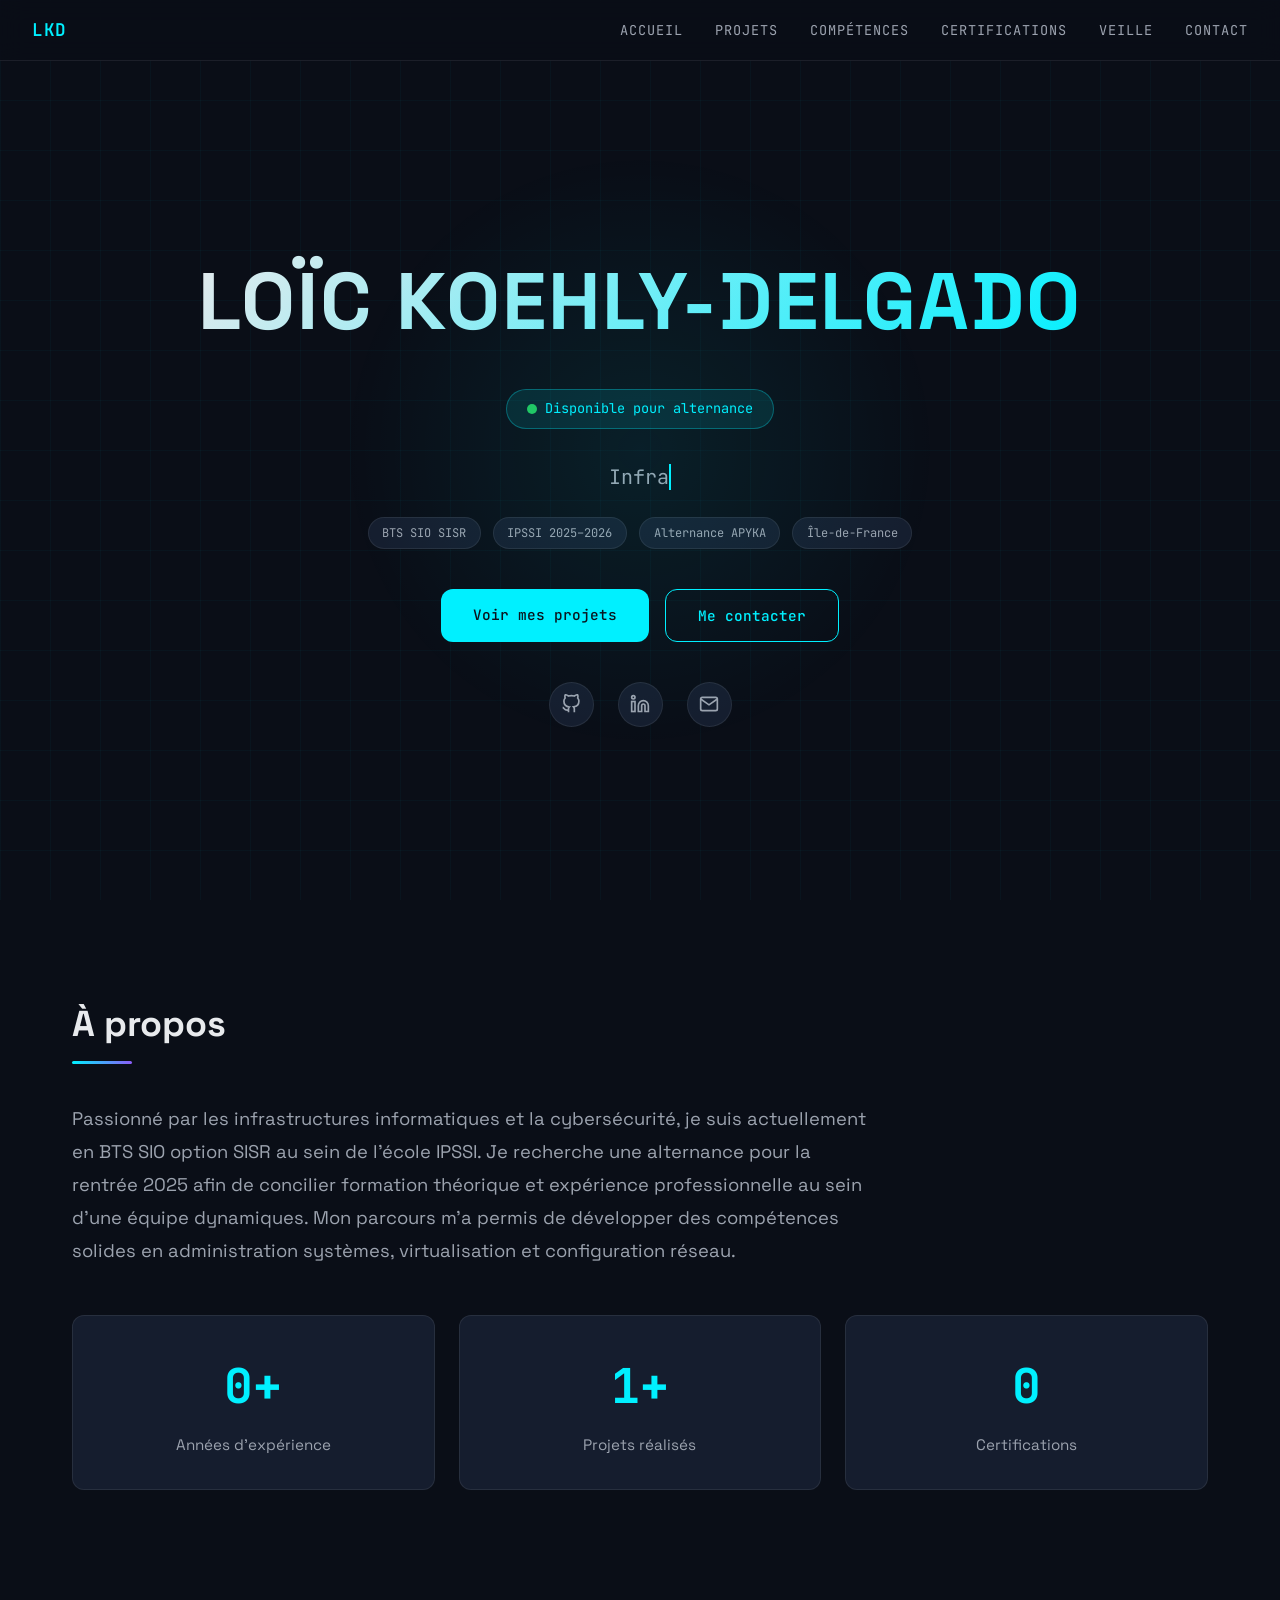
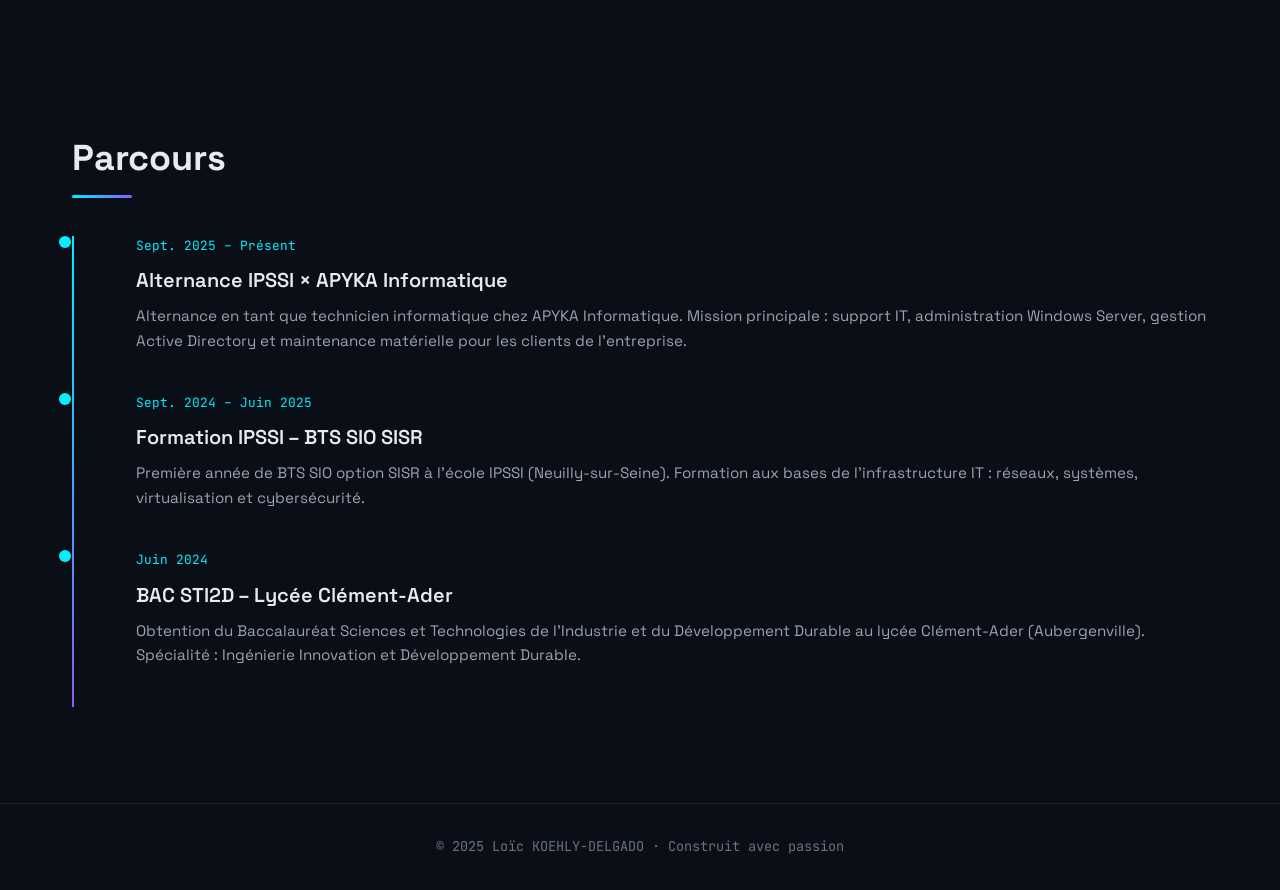
<file: index.html>
<!DOCTYPE html>
<html lang="fr">
<head>
  <meta charset="UTF-8">
  <meta name="viewport" content="width=device-width, initial-scale=1.0">
  <meta name="description" content="Portfolio de Loïc KOEHLY-DELGADO - BTS SIO SISR, Alternance APYKA, Infrastructure & Réseaux">
  <title>Loïc KOEHLY-DELGADO | Portfolio</title>
  <link rel="stylesheet" href="css/style.css">
  <link rel="icon" href="data:image/svg+xml,<svg xmlns='http://www.w3.org/2000/svg' viewBox='0 0 100 100'><text y='.9em' font-size='90'>🖥️</text></svg>">
</head>
<body>
  <!-- Scroll Progress -->
  <div id="scroll-progress"></div>

  <!-- Navigation -->
  <nav class="nav">
    <a href="index.html" class="nav-brand">LKD</a>
    <div class="nav-toggle">
      <span></span>
      <span></span>
      <span></span>
    </div>
    <ul class="nav-links">
      <li><a href="index.html" class="active">Accueil</a></li>
      <li><a href="projets.html">Projets</a></li>
      <li><a href="competences.html">Compétences</a></li>
      <li><a href="certifications.html">Certifications</a></li>
      <li><a href="veille.html">Veille</a></li>
      <li><a href="contact.html">Contact</a></li>
    </ul>
  </nav>

  <!-- Hero Section -->
  <section class="hero" id="accueil">
    <h1 class="hero-name">LOÏC KOEHLY-DELGADO</h1>
    <div class="hero-badge">
      <span class="pulse-dot"></span>
      Disponible pour alternance
    </div>
    <p class="hero-subtitle">
      <span class="typing-text">Infrastructure · Réseaux · Cybersécurité</span>
    </p>
    <div class="hero-tags">
      <span class="tag">BTS SIO SISR</span>
      <span class="tag">IPSSI 2025–2026</span>
      <span class="tag">Alternance APYKA</span>
      <span class="tag">Île-de-France</span>
    </div>
    <div class="hero-buttons">
      <a href="projets.html" class="btn btn-primary">Voir mes projets</a>
      <a href="contact.html" class="btn btn-secondary">Me contacter</a>
    </div>
    <div class="hero-social">
      <a href="https://github.com/lkdgitcell" target="_blank" rel="noopener" aria-label="GitHub">
        <svg width="20" height="20" viewBox="0 0 24 24" fill="none" stroke="currentColor" stroke-width="2">
          <path d="M9 19c-5 1.5-5-2.5-7-3m14 6v-3.87a3.37 3.37 0 0 0-.94-2.61c3.14-.35 6.44-1.54 6.44-7A5.44 5.44 0 0 0 20 4.77 5.07 5.07 0 0 0 19.91 1S18.73.65 16 2.48a13.38 13.38 0 0 0-7 0C6.27.65 5.09 1 5.09 1A5.07 5.07 0 0 0 5 4.77a5.44 5.44 0 0 0-1.5 3.78c0 5.42 3.3 6.61 6.44 7A3.37 3.37 0 0 0 9 18.13V22"/>
        </svg>
      </a>
      <a href="https://linkedin.com/in/loickoehlydelgado" target="_blank" rel="noopener" aria-label="LinkedIn">
        <svg width="20" height="20" viewBox="0 0 24 24" fill="none" stroke="currentColor" stroke-width="2">
          <path d="M16 8a6 6 0 0 1 6 6v7h-4v-7a2 2 0 0 0-2-2 2 2 0 0 0-2 2v7h-4v-7a6 6 0 0 1 6-6z"/>
          <rect x="2" y="9" width="4" height="12"/>
          <circle cx="4" cy="4" r="2"/>
        </svg>
      </a>
      <a href="mailto:loic.koehly@outlook.fr" aria-label="Email">
        <svg width="20" height="20" viewBox="0 0 24 24" fill="none" stroke="currentColor" stroke-width="2">
          <path d="M4 4h16c1.1 0 2 .9 2 2v12c0 1.1-.9 2-2 2H4c-1.1 0-2-.9-2-2V6c0-1.1.9-2 2-2z"/>
          <polyline points="22,6 12,13 2,6"/>
        </svg>
      </a>
    </div>
  </section>

  <!-- À propos Section -->
  <section class="section" id="a-propos">
    <h2 class="section-title">À propos</h2>
    <p class="about-lead">
      Passionné par les infrastructures informatiques et la cybersécurité, je suis actuellement en BTS SIO 
      option SISR au sein de l'école IPSSI. Je recherche une alternance pour la rentrée 2025 afin de 
      concilier formation théorique et expérience professionnelle au sein d'une équipe dynamiques.
      Mon parcours m'a permis de développer des compétences solides en administration systèmes, 
      virtualisation et configuration réseau.
    </p>
    <div class="stats-grid">
      <div class="stat-card">
        <div class="stat-number" data-target="2" data-suffix="+">0</div>
        <div class="stat-label">Années d'expérience</div>
      </div>
      <div class="stat-card">
        <div class="stat-number" data-target="7" data-suffix="+">0</div>
        <div class="stat-label">Projets réalisés</div>
      </div>
      <div class="stat-card">
        <div class="stat-number" data-target="2">0</div>
        <div class="stat-label">Certifications</div>
      </div>
    </div>
  </section>

  <!-- Parcours Section -->
  <section class="section" id="parcours">
    <h2 class="section-title">Parcours</h2>
    <div class="timeline">
      <div class="timeline-item reveal">
        <div class="timeline-date">Sept. 2025 – Présent</div>
        <h3 class="timeline-title">Alternance IPSSI × APYKA Informatique</h3>
        <p class="timeline-desc">
          Alternance en tant que technicien informatique chez APYKA Informatique. 
          Mission principale : support IT, administration Windows Server, gestion Active Directory 
          et maintenance matérielle pour les clients de l'entreprise.
        </p>
      </div>
      <div class="timeline-item reveal">
        <div class="timeline-date">Sept. 2024 – Juin 2025</div>
        <h3 class="timeline-title">Formation IPSSI – BTS SIO SISR</h3>
        <p class="timeline-desc">
          Première année de BTS SIO option SISR à l'école IPSSI (Neuilly-sur-Seine). 
          Formation aux bases de l'infrastructure IT : réseaux, systèmes, virtualisation et cybersécurité.
        </p>
      </div>
      <div class="timeline-item reveal">
        <div class="timeline-date">Juin 2024</div>
        <h3 class="timeline-title">BAC STI2D – Lycée Clément-Ader</h3>
        <p class="timeline-desc">
          Obtention du Baccalauréat Sciences et Technologies de l'Industrie et du Développement Durable 
          au lycée Clément-Ader (Aubergenville). Spécialité : Ingénierie Innovation et Développement Durable.
        </p>
      </div>
    </div>
  </section>

  <!-- Footer -->
  <footer class="footer">
    <p>© 2025 Loïc KOEHLY-DELGADO · Construit avec passion</p>
  </footer>

  <script src="js/main.js"></script>
</body>
</html>
</file>
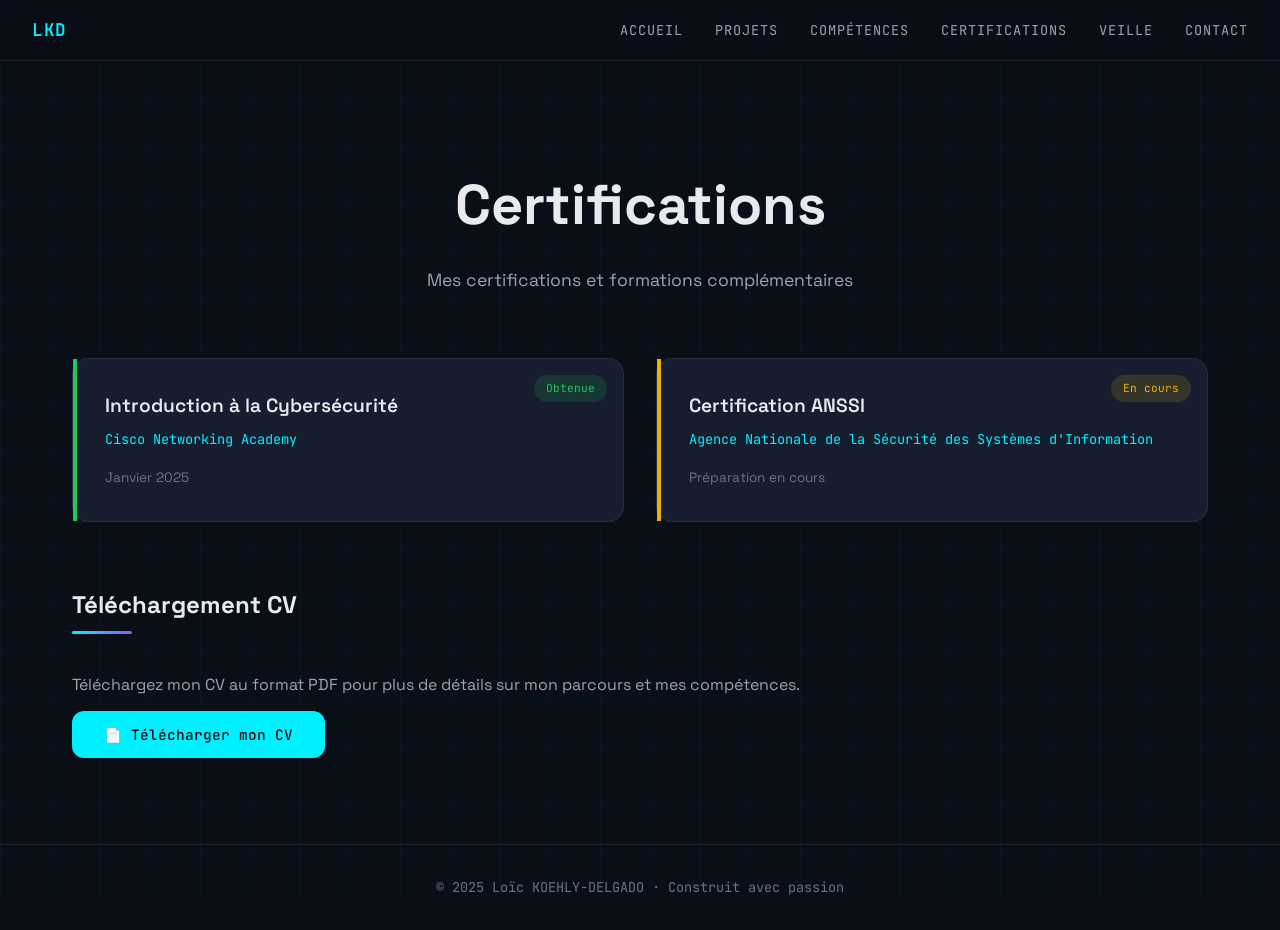
<file: certifications.html>
<!DOCTYPE html>
<html lang="fr">
<head>
  <meta charset="UTF-8">
  <meta name="viewport" content="width=device-width, initial-scale=1.0">
  <meta name="description" content="Certifications de Loïc KOEHLY-DELGADO - Cisco, ANSSI">
  <title>Certifications | Loïc KOEHLY-DELGADO</title>
  <link rel="stylesheet" href="css/style.css">
  <link rel="icon" href="data:image/svg+xml,<svg xmlns='http://www.w3.org/2000/svg' viewBox='0 0 100 100'><text y='.9em' font-size='90'>🖥️</text></svg>">
</head>
<body>
  <div id="scroll-progress"></div>

  <nav class="nav">
    <a href="index.html" class="nav-brand">LKD</a>
    <div class="nav-toggle">
      <span></span>
      <span></span>
      <span></span>
    </div>
    <ul class="nav-links">
      <li><a href="index.html">Accueil</a></li>
      <li><a href="projets.html">Projets</a></li>
      <li><a href="competences.html">Compétences</a></li>
      <li><a href="certifications.html" class="active">Certifications</a></li>
      <li><a href="veille.html">Veille</a></li>
      <li><a href="contact.html">Contact</a></li>
    </ul>
  </nav>

  <header class="page-header">
    <h1>Certifications</h1>
    <p>Mes certifications et formations complémentaires</p>
  </header>

  <section class="section" style="padding-top: 0;">
    <div class="certs-grid">
      
      <!-- Cisco Certification -->
      <div class="cert-card green reveal">
        <span class="cert-status obtained">Obtenue</span>
        <h3 class="cert-title">Introduction à la Cybersécurité</h3>
        <p class="cert-issuer">Cisco Networking Academy</p>
        <p class="cert-date">Janvier 2025</p>
      </div>

      <!-- ANSSI Certification -->
      <div class="cert-card yellow reveal">
        <span class="cert-status in-progress">En cours</span>
        <h3 class="cert-title">Certification ANSSI</h3>
        <p class="cert-issuer">Agence Nationale de la Sécurité des Systèmes d'Information</p>
        <p class="cert-date">Préparation en cours</p>
      </div>

    </div>

    <div style="margin-top: 4rem;">
      <h2 class="section-title" style="font-size: 1.5rem;">Téléchargement CV</h2>
      <p style="color: var(--text-secondary); margin-bottom: 1.5rem;">
        Téléchargez mon CV au format PDF pour plus de détails sur mon parcours et mes compétences.
      </p>
      <a href="cv.pdf" class="btn btn-primary" download>
        📄 Télécharger mon CV
      </a>
    </div>
  </section>

  <footer class="footer">
    <p>© 2025 Loïc KOEHLY-DELGADO · Construit avec passion</p>
  </footer>

  <script src="js/main.js"></script>
</body>
</html>
</file>
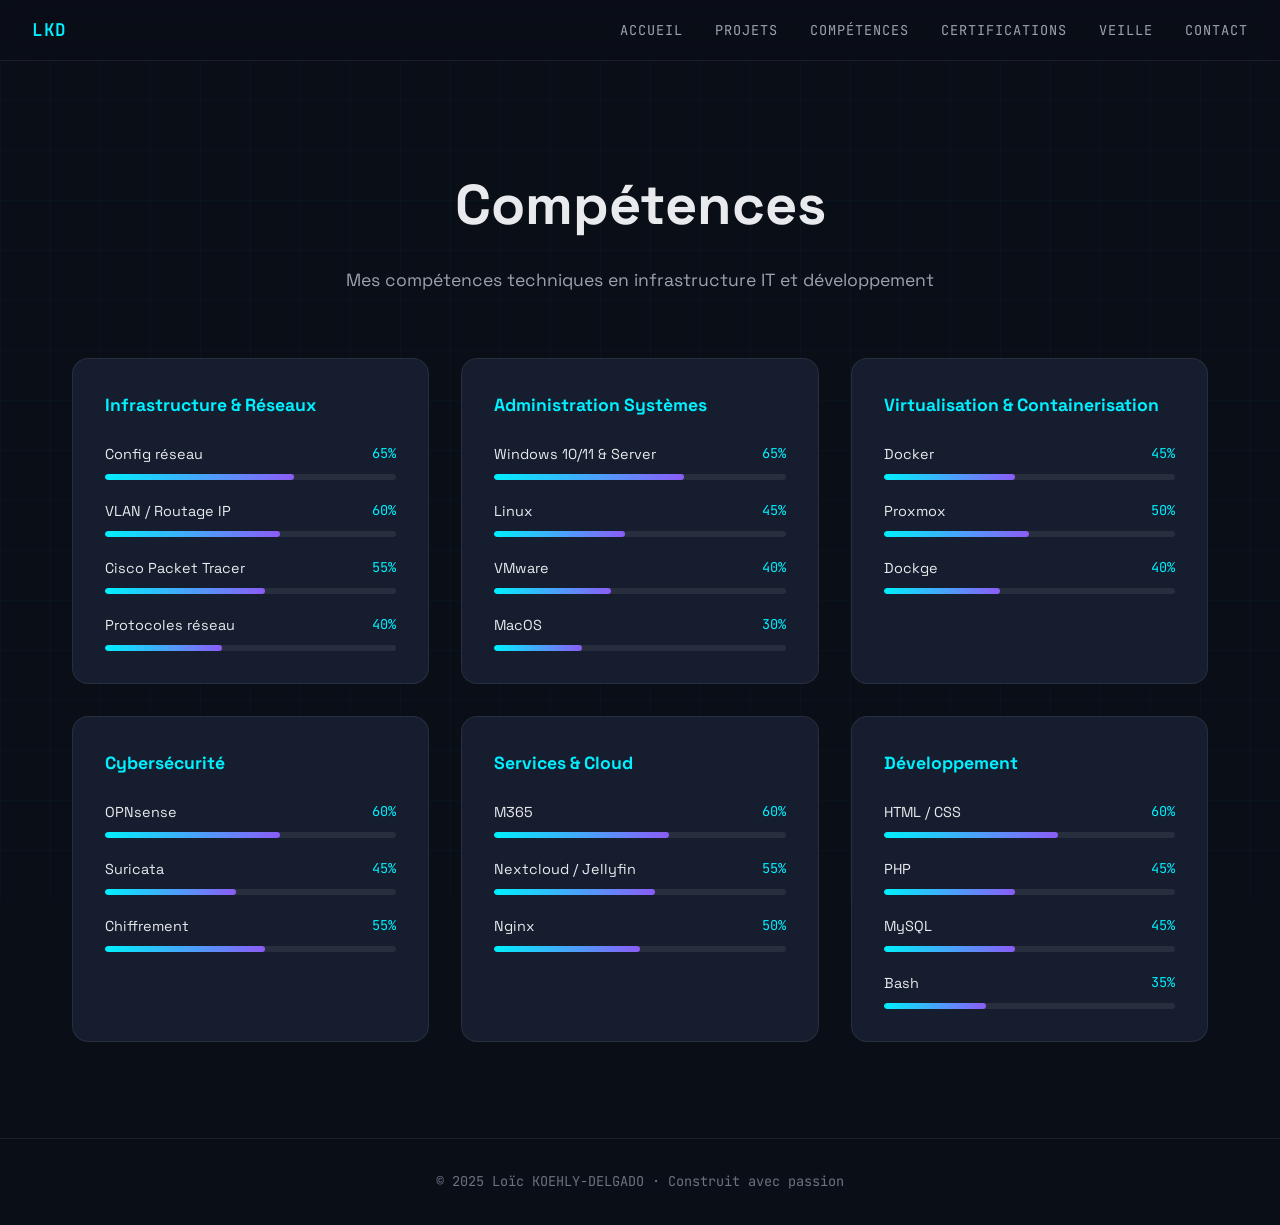
<file: competences.html>
<!DOCTYPE html>
<html lang="fr">
<head>
  <meta charset="UTF-8">
  <meta name="viewport" content="width=device-width, initial-scale=1.0">
  <meta name="description" content="Compétences de Loïc KOEHLY-DELGADO - Infrastructure, Réseaux, Cybersécurité">
  <title>Compétences | Loïc KOEHLY-DELGADO</title>
  <link rel="stylesheet" href="css/style.css">
  <link rel="icon" href="data:image/svg+xml,<svg xmlns='http://www.w3.org/2000/svg' viewBox='0 0 100 100'><text y='.9em' font-size='90'>🖥️</text></svg>">
</head>
<body>
  <div id="scroll-progress"></div>

  <nav class="nav">
    <a href="index.html" class="nav-brand">LKD</a>
    <div class="nav-toggle">
      <span></span>
      <span></span>
      <span></span>
    </div>
    <ul class="nav-links">
      <li><a href="index.html">Accueil</a></li>
      <li><a href="projets.html">Projets</a></li>
      <li><a href="competences.html" class="active">Compétences</a></li>
      <li><a href="certifications.html">Certifications</a></li>
      <li><a href="veille.html">Veille</a></li>
      <li><a href="contact.html">Contact</a></li>
    </ul>
  </nav>

  <header class="page-header">
    <h1>Compétences</h1>
    <p>Mes compétences techniques en infrastructure IT et développement</p>
  </header>

  <section class="section" style="padding-top: 0;">
    <div class="skills-grid">
      
      <!-- Infrastructure & Réseaux -->
      <div class="skill-category">
        <h3>Infrastructure & Réseaux</h3>
        <div class="skill-item">
          <div class="skill-header">
            <span class="skill-name">Config réseau</span>
            <span class="skill-percent">65%</span>
          </div>
          <div class="skill-bar">
            <div class="skill-progress" data-width="65%"></div>
          </div>
        </div>
        <div class="skill-item">
          <div class="skill-header">
            <span class="skill-name">VLAN / Routage IP</span>
            <span class="skill-percent">60%</span>
          </div>
          <div class="skill-bar">
            <div class="skill-progress" data-width="60%"></div>
          </div>
        </div>
        <div class="skill-item">
          <div class="skill-header">
            <span class="skill-name">Cisco Packet Tracer</span>
            <span class="skill-percent">55%</span>
          </div>
          <div class="skill-bar">
            <div class="skill-progress" data-width="55%"></div>
          </div>
        </div>
        <div class="skill-item">
          <div class="skill-header">
            <span class="skill-name">Protocoles réseau</span>
            <span class="skill-percent">40%</span>
          </div>
          <div class="skill-bar">
            <div class="skill-progress" data-width="40%"></div>
          </div>
        </div>
      </div>

      <!-- Administration Systèmes -->
      <div class="skill-category">
        <h3>Administration Systèmes</h3>
        <div class="skill-item">
          <div class="skill-header">
            <span class="skill-name">Windows 10/11 & Server</span>
            <span class="skill-percent">65%</span>
          </div>
          <div class="skill-bar">
            <div class="skill-progress" data-width="65%"></div>
          </div>
        </div>
        <div class="skill-item">
          <div class="skill-header">
            <span class="skill-name">Linux</span>
            <span class="skill-percent">45%</span>
          </div>
          <div class="skill-bar">
            <div class="skill-progress" data-width="45%"></div>
          </div>
        </div>
        <div class="skill-item">
          <div class="skill-header">
            <span class="skill-name">VMware</span>
            <span class="skill-percent">40%</span>
          </div>
          <div class="skill-bar">
            <div class="skill-progress" data-width="40%"></div>
          </div>
        </div>
        <div class="skill-item">
          <div class="skill-header">
            <span class="skill-name">MacOS</span>
            <span class="skill-percent">30%</span>
          </div>
          <div class="skill-bar">
            <div class="skill-progress" data-width="30%"></div>
          </div>
        </div>
      </div>

      <!-- Virtualisation & Containerisation -->
      <div class="skill-category">
        <h3>Virtualisation & Containerisation</h3>
        <div class="skill-item">
          <div class="skill-header">
            <span class="skill-name">Docker</span>
            <span class="skill-percent">45%</span>
          </div>
          <div class="skill-bar">
            <div class="skill-progress" data-width="45%"></div>
          </div>
        </div>
        <div class="skill-item">
          <div class="skill-header">
            <span class="skill-name">Proxmox</span>
            <span class="skill-percent">50%</span>
          </div>
          <div class="skill-bar">
            <div class="skill-progress" data-width="50%"></div>
          </div>
        </div>
        <div class="skill-item">
          <div class="skill-header">
            <span class="skill-name">Dockge</span>
            <span class="skill-percent">40%</span>
          </div>
          <div class="skill-bar">
            <div class="skill-progress" data-width="40%"></div>
          </div>
        </div>
      </div>

      <!-- Cybersécurité -->
      <div class="skill-category">
        <h3>Cybersécurité</h3>
        <div class="skill-item">
          <div class="skill-header">
            <span class="skill-name">OPNsense</span>
            <span class="skill-percent">60%</span>
          </div>
          <div class="skill-bar">
            <div class="skill-progress" data-width="60%"></div>
          </div>
        </div>
        <div class="skill-item">
          <div class="skill-header">
            <span class="skill-name">Suricata</span>
            <span class="skill-percent">45%</span>
          </div>
          <div class="skill-bar">
            <div class="skill-progress" data-width="45%"></div>
          </div>
        </div>
        <div class="skill-item">
          <div class="skill-header">
            <span class="skill-name">Chiffrement</span>
            <span class="skill-percent">55%</span>
          </div>
          <div class="skill-bar">
            <div class="skill-progress" data-width="55%"></div>
          </div>
        </div>
      </div>

      <!-- Services & Cloud -->
      <div class="skill-category">
        <h3>Services & Cloud</h3>
        <div class="skill-item">
          <div class="skill-header">
            <span class="skill-name">M365</span>
            <span class="skill-percent">60%</span>
          </div>
          <div class="skill-bar">
            <div class="skill-progress" data-width="60%"></div>
          </div>
        </div>
        <div class="skill-item">
          <div class="skill-header">
            <span class="skill-name">Nextcloud / Jellyfin</span>
            <span class="skill-percent">55%</span>
          </div>
          <div class="skill-bar">
            <div class="skill-progress" data-width="55%"></div>
          </div>
        </div>
        <div class="skill-item">
          <div class="skill-header">
            <span class="skill-name">Nginx</span>
            <span class="skill-percent">50%</span>
          </div>
          <div class="skill-bar">
            <div class="skill-progress" data-width="50%"></div>
          </div>
        </div>
      </div>

      <!-- Développement -->
      <div class="skill-category">
        <h3>Développement</h3>
        <div class="skill-item">
          <div class="skill-header">
            <span class="skill-name">HTML / CSS</span>
            <span class="skill-percent">60%</span>
          </div>
          <div class="skill-bar">
            <div class="skill-progress" data-width="60%"></div>
          </div>
        </div>
        <div class="skill-item">
          <div class="skill-header">
            <span class="skill-name">PHP</span>
            <span class="skill-percent">45%</span>
          </div>
          <div class="skill-bar">
            <div class="skill-progress" data-width="45%"></div>
          </div>
        </div>
        <div class="skill-item">
          <div class="skill-header">
            <span class="skill-name">MySQL</span>
            <span class="skill-percent">45%</span>
          </div>
          <div class="skill-bar">
            <div class="skill-progress" data-width="45%"></div>
          </div>
        </div>
        <div class="skill-item">
          <div class="skill-header">
            <span class="skill-name">Bash</span>
            <span class="skill-percent">35%</span>
          </div>
          <div class="skill-bar">
            <div class="skill-progress" data-width="35%"></div>
          </div>
        </div>
      </div>

    </div>
  </section>

  <footer class="footer">
    <p>© 2025 Loïc KOEHLY-DELGADO · Construit avec passion</p>
  </footer>

  <script src="js/main.js"></script>
</body>
</html>
</file>
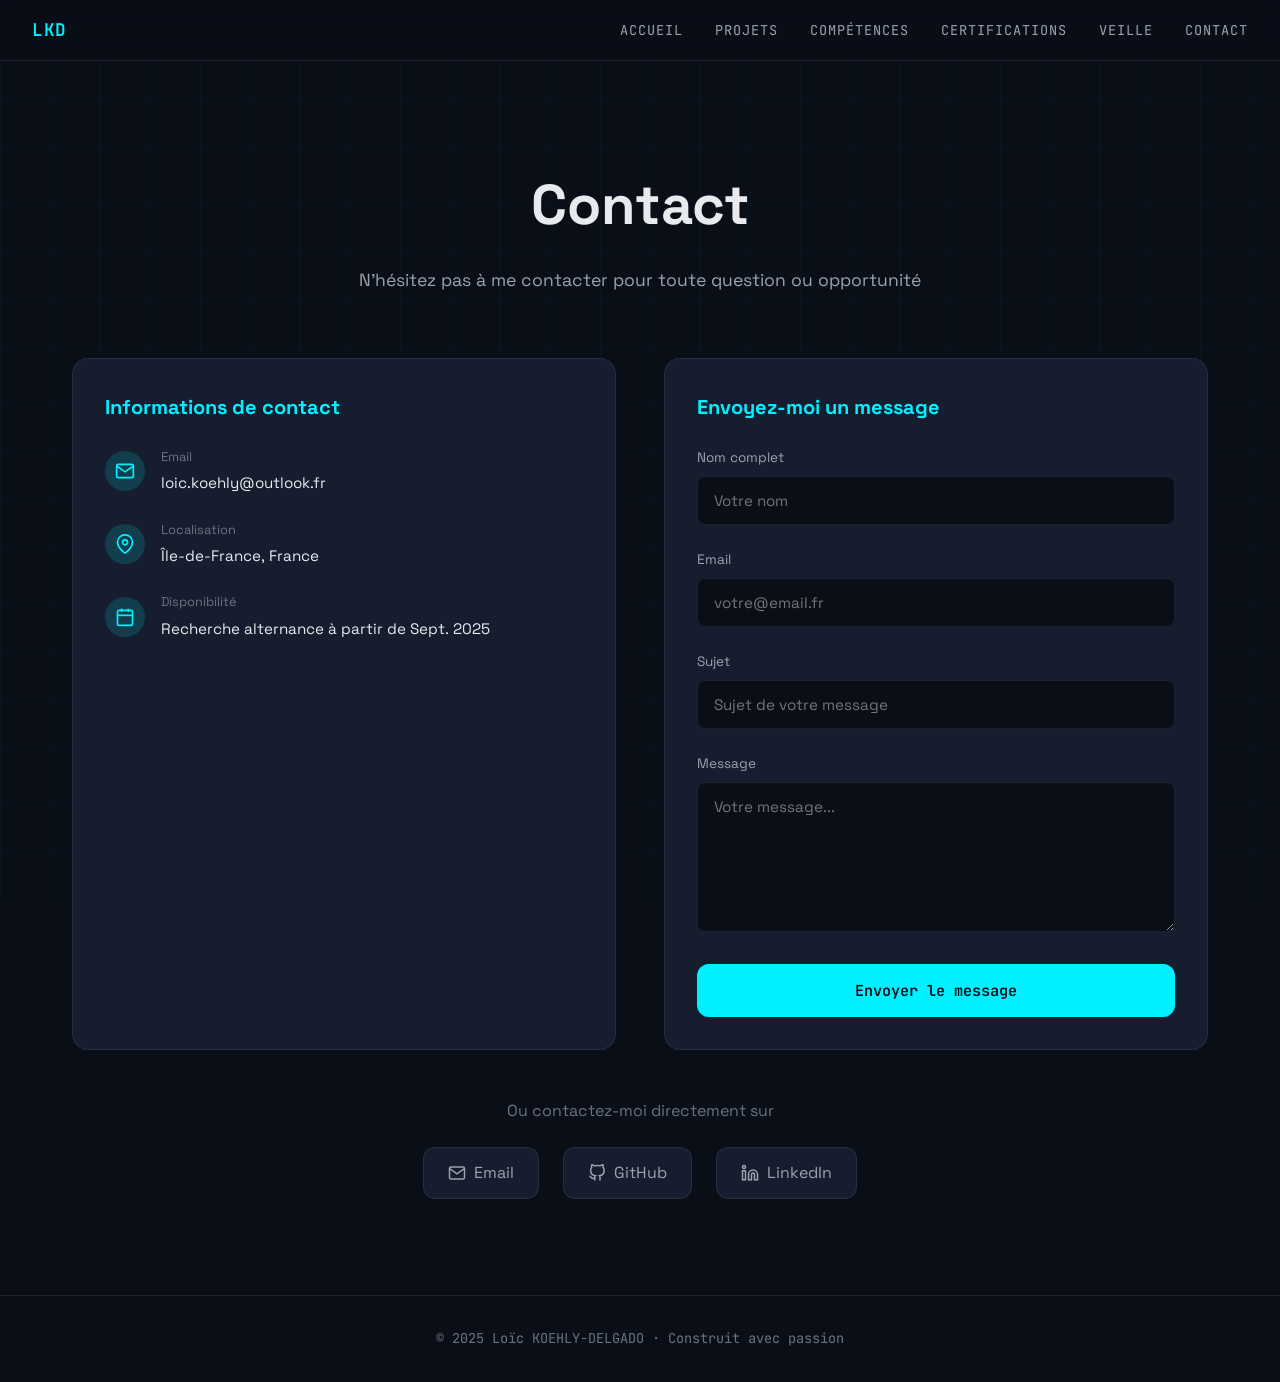
<file: contact.html>
<!DOCTYPE html>
<html lang="fr">
<head>
  <meta charset="UTF-8">
  <meta name="viewport" content="width=device-width, initial-scale=1.0">
  <meta name="description" content="Contact Loïc KOEHLY-DELGADO">
  <title>Contact | Loïc KOEHLY-DELGADO</title>
  <link rel="stylesheet" href="css/style.css">
  <link rel="icon" href="data:image/svg+xml,<svg xmlns='http://www.w3.org/2000/svg' viewBox='0 0 100 100'><text y='.9em' font-size='90'>🖥️</text></svg>">
</head>
<body>
  <div id="scroll-progress"></div>

  <nav class="nav">
    <a href="index.html" class="nav-brand">LKD</a>
    <div class="nav-toggle">
      <span></span>
      <span></span>
      <span></span>
    </div>
    <ul class="nav-links">
      <li><a href="index.html">Accueil</a></li>
      <li><a href="projets.html">Projets</a></li>
      <li><a href="competences.html">Compétences</a></li>
      <li><a href="certifications.html">Certifications</a></li>
      <li><a href="veille.html">Veille</a></li>
      <li><a href="contact.html" class="active">Contact</a></li>
    </ul>
  </nav>

  <header class="page-header">
    <h1>Contact</h1>
    <p>N'hésitez pas à me contacter pour toute question ou opportunité</p>
  </header>

  <section class="section" style="padding-top: 0;">
    <div class="contact-grid">
      
      <!-- Contact Info -->
      <div class="contact-info">
        <h3>Informations de contact</h3>
        <div class="contact-item">
          <div class="contact-icon">
            <svg width="20" height="20" viewBox="0 0 24 24" fill="none" stroke="currentColor" stroke-width="2">
              <path d="M4 4h16c1.1 0 2 .9 2 2v12c0 1.1-.9 2-2 2H4c-1.1 0-2-.9-2-2V6c0-1.1.9-2 2-2z"/>
              <polyline points="22,6 12,13 2,6"/>
            </svg>
          </div>
          <div class="contact-text">
            <div class="contact-label">Email</div>
            <div class="contact-value">
              <a href="mailto:loic.koehly@outlook.fr">loic.koehly@outlook.fr</a>
            </div>
          </div>
        </div>
        <div class="contact-item">
          <div class="contact-icon">
            <svg width="20" height="20" viewBox="0 0 24 24" fill="none" stroke="currentColor" stroke-width="2">
              <path d="M21 10c0 7-9 13-9 13s-9-6-9-13a9 9 0 0 1 18 0z"/>
              <circle cx="12" cy="10" r="3"/>
            </svg>
          </div>
          <div class="contact-text">
            <div class="contact-label">Localisation</div>
            <div class="contact-value">Île-de-France, France</div>
          </div>
        </div>
        <div class="contact-item">
          <div class="contact-icon">
            <svg width="20" height="20" viewBox="0 0 24 24" fill="none" stroke="currentColor" stroke-width="2">
              <rect x="3" y="4" width="18" height="18" rx="2" ry="2"/>
              <line x1="16" y1="2" x2="16" y2="6"/>
              <line x1="8" y1="2" x2="8" y2="6"/>
              <line x1="3" y1="10" x2="21" y2="10"/>
            </svg>
          </div>
          <div class="contact-text">
            <div class="contact-label">Disponibilité</div>
            <div class="contact-value">Recherche alternance à partir de Sept. 2025</div>
          </div>
        </div>
      </div>

      <!-- Contact Form -->
      <div class="contact-form">
        <h3>Envoyez-moi un message</h3>
        <form id="contact-form">
          <div class="form-group">
            <label for="name">Nom complet</label>
            <input type="text" id="name" name="name" required placeholder="Votre nom">
          </div>
          <div class="form-group">
            <label for="email">Email</label>
            <input type="email" id="email" name="email" required placeholder="votre@email.fr">
          </div>
          <div class="form-group">
            <label for="subject">Sujet</label>
            <input type="text" id="subject" name="subject" required placeholder="Sujet de votre message">
          </div>
          <div class="form-group">
            <label for="message">Message</label>
            <textarea id="message" name="message" required placeholder="Votre message..."></textarea>
          </div>
          <button type="submit" class="form-submit">Envoyer le message</button>
        </form>
      </div>

    </div>

    <div class="contact-direct">
      <p>Ou contactez-moi directement sur</p>
      <div class="direct-links">
        <a href="mailto:loic.koehly@outlook.fr">
          <svg width="18" height="18" viewBox="0 0 24 24" fill="none" stroke="currentColor" stroke-width="2">
            <path d="M4 4h16c1.1 0 2 .9 2 2v12c0 1.1-.9 2-2 2H4c-1.1 0-2-.9-2-2V6c0-1.1.9-2 2-2z"/>
            <polyline points="22,6 12,13 2,6"/>
          </svg>
          Email
        </a>
        <a href="https://github.com/lkdgitcell" target="_blank" rel="noopener">
          <svg width="18" height="18" viewBox="0 0 24 24" fill="none" stroke="currentColor" stroke-width="2">
            <path d="M9 19c-5 1.5-5-2.5-7-3m14 6v-3.87a3.37 3.37 0 0 0-.94-2.61c3.14-.35 6.44-1.54 6.44-7A5.44 5.44 0 0 0 20 4.77 5.07 5.07 0 0 0 19.91 1S18.73.65 16 2.48a13.38 13.38 0 0 0-7 0C6.27.65 5.09 1 5.09 1A5.07 5.07 0 0 0 5 4.77a5.44 5.44 0 0 0-1.5 3.78c0 5.42 3.3 6.61 6.44 7A3.37 3.37 0 0 0 9 18.13V22"/>
          </svg>
          GitHub
        </a>
        <a href="https://linkedin.com/in/loickoehlydelgado" target="_blank" rel="noopener">
          <svg width="18" height="18" viewBox="0 0 24 24" fill="none" stroke="currentColor" stroke-width="2">
            <path d="M16 8a6 6 0 0 1 6 6v7h-4v-7a2 2 0 0 0-2-2 2 2 0 0 0-2 2v7h-4v-7a6 6 0 0 1 6-6z"/>
            <rect x="2" y="9" width="4" height="12"/>
            <circle cx="4" cy="4" r="2"/>
          </svg>
          LinkedIn
        </a>
      </div>
    </div>
  </section>

  <footer class="footer">
    <p>© 2025 Loïc KOEHLY-DELGADO · Construit avec passion</p>
  </footer>

  <script src="js/main.js"></script>
</body>
</html>
</file>
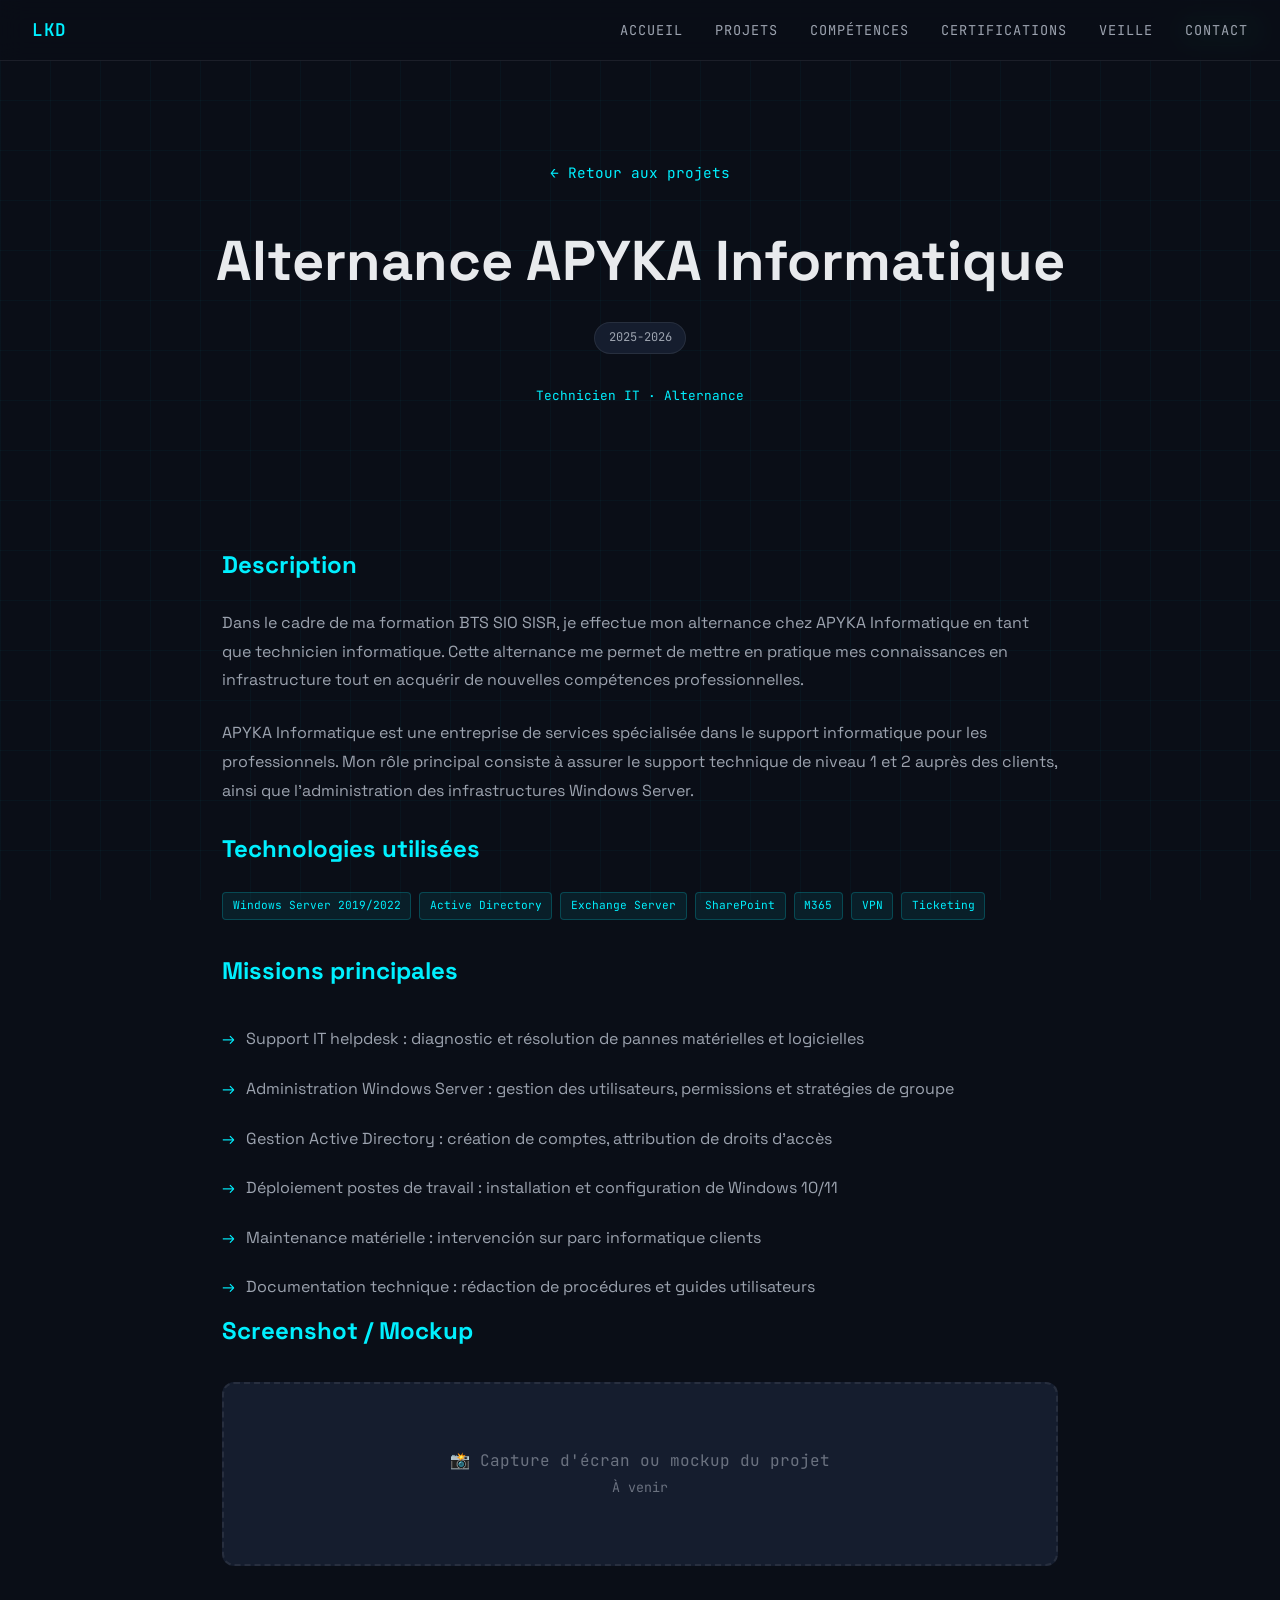
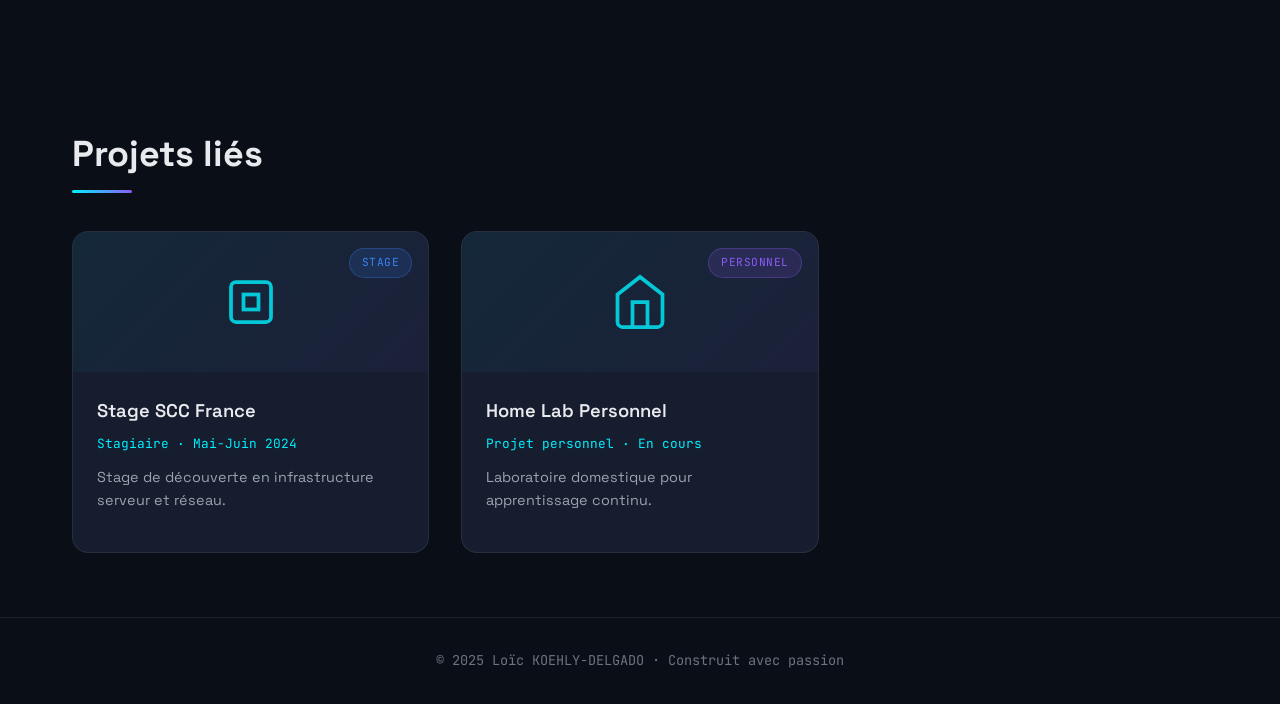
<file: projet-apr.html>
<!DOCTYPE html>
<html lang="fr">
<head>
  <meta charset="UTF-8">
  <meta name="viewport" content="width=device-width, initial-scale=1.0">
  <meta name="description" content="Alternance APYKA Informatique - Support IT, Windows Server, Active Directory">
  <title>Alternance APYKA | Loïc KOEHLY-DELGADO</title>
  <link rel="stylesheet" href="css/style.css">
  <link rel="icon" href="data:image/svg+xml,<svg xmlns='http://www.w3.org/2000/svg' viewBox='0 0 100 100'><text y='.9em' font-size='90'>🖥️</text></svg>">
</head>
<body>
  <div id="scroll-progress"></div>

  <nav class="nav">
    <a href="index.html" class="nav-brand">LKD</a>
    <div class="nav-toggle">
      <span></span>
      <span></span>
      <span></span>
    </div>
    <ul class="nav-links">
      <li><a href="index.html">Accueil</a></li>
      <li><a href="projets.html" class="active">Projets</a></li>
      <li><a href="competences.html">Compétences</a></li>
      <li><a href="certifications.html">Certifications</a></li>
      <li><a href="veille.html">Veille</a></li>
      <li><a href="contact.html">Contact</a></li>
    </ul>
  </nav>

  <section class="project-hero">
    <a href="projets.html" class="back-link">← Retour aux projets</a>
    <h1 class="project-hero-title">Alternance APYKA Informatique</h1>
    <div class="project-hero-meta">
      <span class="project-status status-ongoing">En cours</span>
      <span class="tag">2025-2026</span>
    </div>
    <p class="project-role">Technicien IT · Alternance</p>
  </section>

  <section class="project-detail-section">
    <h2>Description</h2>
    <p>
      Dans le cadre de ma formation BTS SIO SISR, je effectue mon alternance chez APYKA Informatique 
      en tant que technicien informatique. Cette alternance me permet de mettre en pratique mes 
      connaissances en infrastructure tout en acquérir de nouvelles compétences professionnelles.
    </p>
    <p>
      APYKA Informatique est une entreprise de services spécialisée dans le support informatique 
      pour les professionnels. Mon rôle principal consiste à assurer le support technique de niveau 1 
      et 2 auprès des clients, ainsi que l'administration des infrastructures Windows Server.
    </p>

    <h2>Technologies utilisées</h2>
    <div class="project-tags" style="margin-bottom: 2rem;">
      <span class="tech-tag">Windows Server 2019/2022</span>
      <span class="tech-tag">Active Directory</span>
      <span class="tech-tag">Exchange Server</span>
      <span class="tech-tag">SharePoint</span>
      <span class="tech-tag">M365</span>
      <span class="tech-tag">VPN</span>
      <span class="tech-tag">Ticketing</span>
    </div>

    <h2>Missions principales</h2>
    <ul class="features-list">
      <li>Support IT helpdesk : diagnostic et résolution de pannes matérielles et logicielles</li>
      <li>Administration Windows Server : gestion des utilisateurs, permissions et stratégies de groupe</li>
      <li>Gestion Active Directory : création de comptes, attribution de droits d'accès</li>
      <li>Déploiement postes de travail : installation et configuration de Windows 10/11</li>
      <li>Maintenance matérielle : intervención sur parc informatique clients</li>
      <li>Documentation technique : rédaction de procédures et guides utilisateurs</li>
    </ul>

    <h2>Screenshot / Mockup</h2>
    <div class="screenshot-placeholder">
      📸 Capture d'écran ou mockup du projet<br>
      <small>À venir</small>
    </div>
  </section>

  <section class="related-projects">
    <h2 class="section-title">Projets liés</h2>
    <div class="projects-grid">
      <a href="projet-scc.html" class="project-card">
        <div class="project-visual">
          <svg class="project-icon" viewBox="0 0 24 24" fill="none" stroke="currentColor" stroke-width="1.5">
            <rect x="4" y="4" width="16" height="16" rx="2"/>
            <rect x="9" y="9" width="6" height="6"/>
          </svg>
          <span class="project-status status-stage">Stage</span>
        </div>
        <div class="project-content">
          <h3 class="project-title">Stage SCC France</h3>
          <p class="project-role">Stagiaire · Mai-Juin 2024</p>
          <p class="project-desc">Stage de découverte en infrastructure serveur et réseau.</p>
        </div>
      </a>
      <a href="projet-homelab.html" class="project-card">
        <div class="project-visual">
          <svg class="project-icon" viewBox="0 0 24 24" fill="none" stroke="currentColor" stroke-width="1.5">
            <path d="M3 9l9-7 9 7v11a2 2 0 0 1-2 2H5a2 2 0 0 1-2-2z"/>
            <polyline points="9 22 9 12 15 12 15 22"/>
          </svg>
          <span class="project-status status-personnel">Personnel</span>
        </div>
        <div class="project-content">
          <h3 class="project-title">Home Lab Personnel</h3>
          <p class="project-role">Projet personnel · En cours</p>
          <p class="project-desc">Laboratoire domestique pour apprentissage continu.</p>
        </div>
      </a>
    </div>
  </section>

  <footer class="footer">
    <p>© 2025 Loïc KOEHLY-DELGADO · Construit avec passion</p>
  </footer>

  <script src="js/main.js"></script>
</body>
</html>
</file>
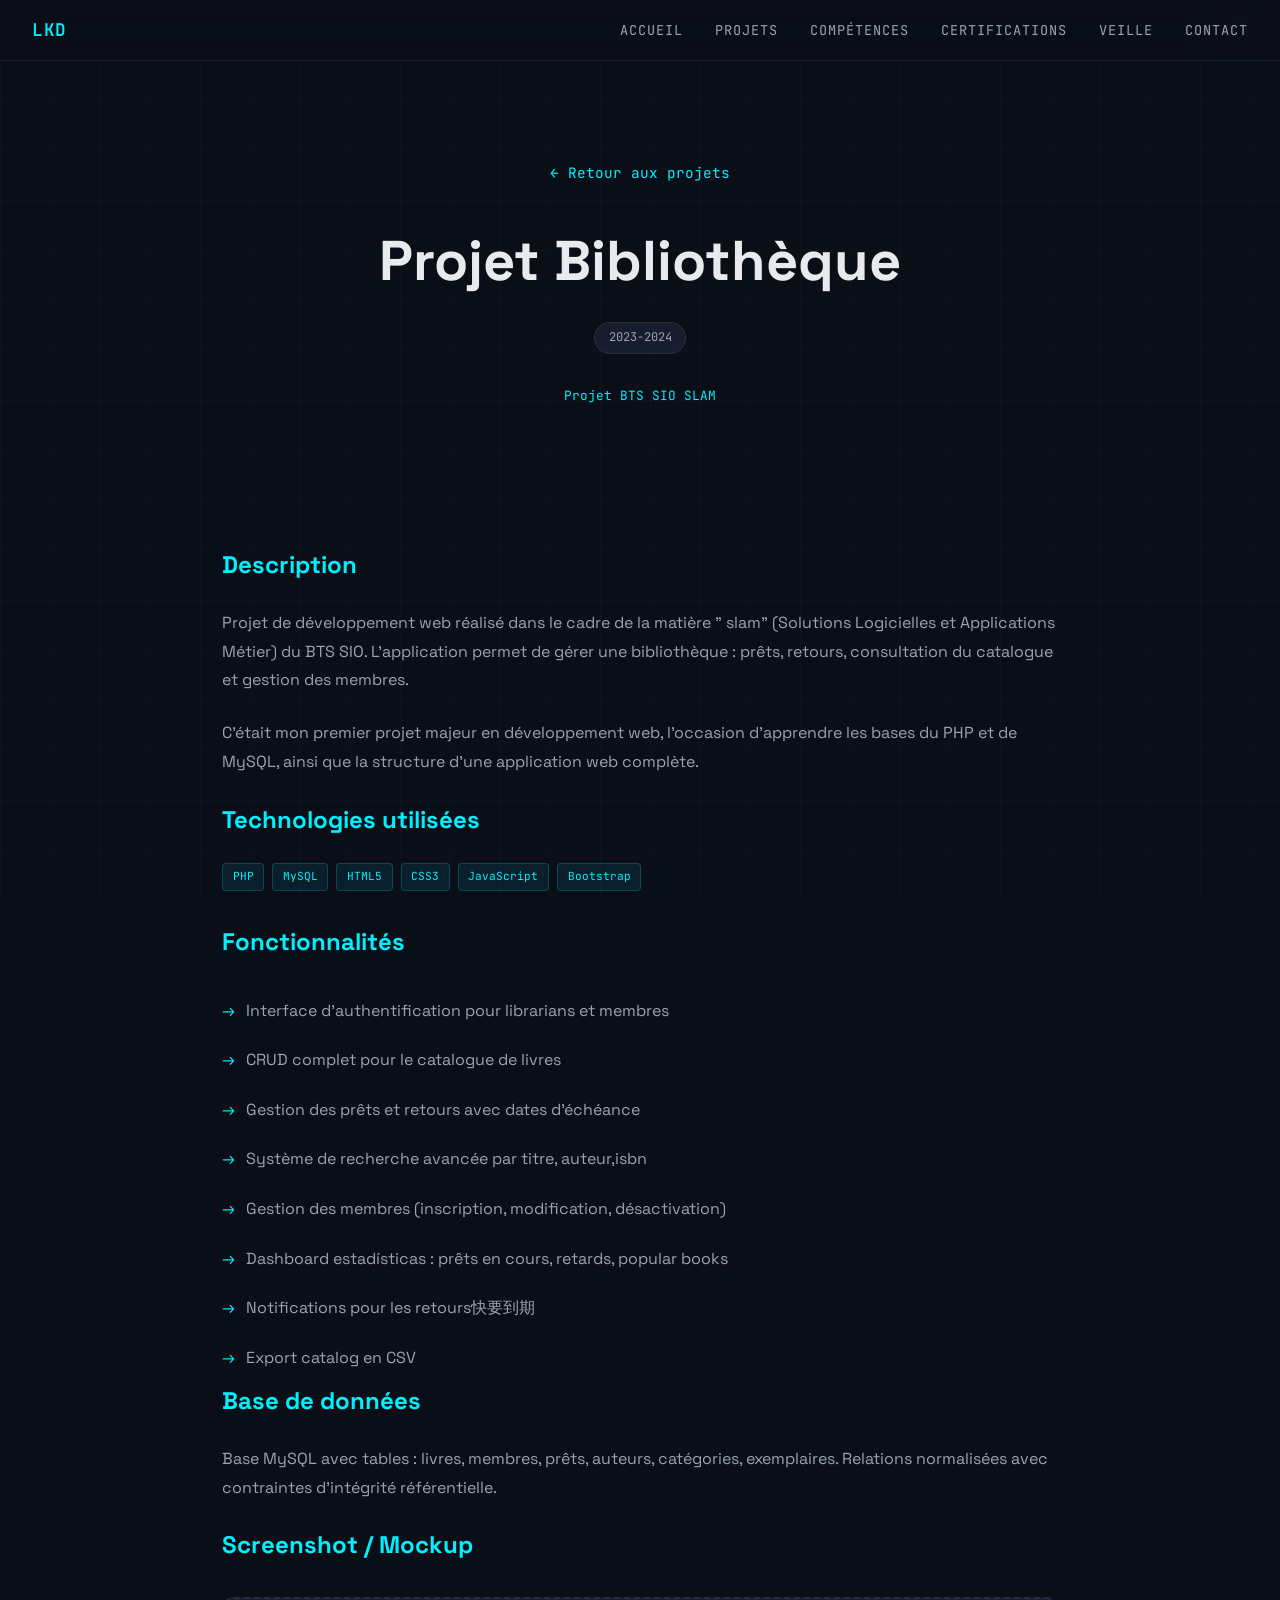
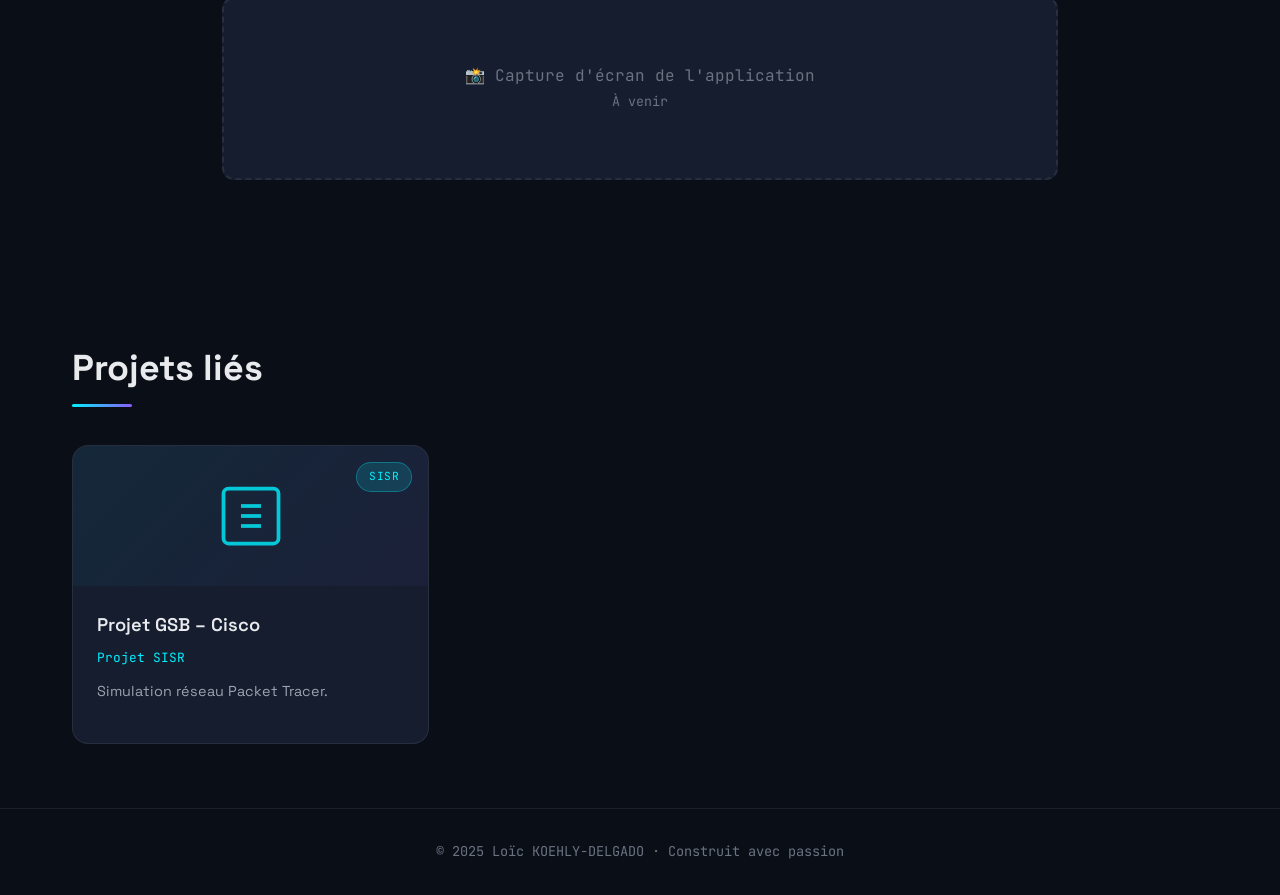
<file: projet-bibliotheque.html>
<!DOCTYPE html>
<html lang="fr">
<head>
  <meta charset="UTF-8">
  <meta name="viewport" content="width=device-width, initial-scale=1.0">
  <meta name="description" content="Projet Bibliothèque - Application web PHP/MySQL de gestion de bibliothèque">
  <title>Bibliothèque | Loïc KOEHLY-DELGADO</title>
  <link rel="stylesheet" href="css/style.css">
  <link rel="icon" href="data:image/svg+xml,<svg xmlns='http://www.w3.org/2000/svg' viewBox='0 0 100 100'><text y='.9em' font-size='90'>🖥️</text></svg>">
</head>
<body>
  <div id="scroll-progress"></div>

  <nav class="nav">
    <a href="index.html" class="nav-brand">LKD</a>
    <div class="nav-toggle">
      <span></span>
      <span></span>
      <span></span>
    </div>
    <ul class="nav-links">
      <li><a href="index.html">Accueil</a></li>
      <li><a href="projets.html" class="active">Projets</a></li>
      <li><a href="competences.html">Compétences</a></li>
      <li><a href="certifications.html">Certifications</a></li>
      <li><a href="veille.html">Veille</a></li>
      <li><a href="contact.html">Contact</a></li>
    </ul>
  </nav>

  <section class="project-hero">
    <a href="projets.html" class="back-link">← Retour aux projets</a>
    <h1 class="project-hero-title">Projet Bibliothèque</h1>
    <div class="project-hero-meta">
      <span class="project-status status-slam">SLAM</span>
      <span class="tag">2023-2024</span>
    </div>
    <p class="project-role">Projet BTS SIO SLAM</p>
  </section>

  <section class="project-detail-section">
    <h2>Description</h2>
    <p>
      Projet de développement web réalisé dans le cadre de la matière " slam" (Solutions 
      Logicielles et Applications Métier) du BTS SIO. L'application permet de gérer une 
      bibliothèque : prêts, retours, consultation du catalogue et gestion des membres.
    </p>
    <p>
      C'était mon premier projet majeur en développement web, l'occasion d'apprendre les 
      bases du PHP et de MySQL, ainsi que la structure d'une application web complète.
    </p>

    <h2>Technologies utilisées</h2>
    <div class="project-tags" style="margin-bottom: 2rem;">
      <span class="tech-tag">PHP</span>
      <span class="tech-tag">MySQL</span>
      <span class="tech-tag">HTML5</span>
      <span class="tech-tag">CSS3</span>
      <span class="tech-tag">JavaScript</span>
      <span class="tech-tag">Bootstrap</span>
    </div>

    <h2>Fonctionnalités</h2>
    <ul class="features-list">
      <li>Interface d'authentification pour librarians et membres</li>
      <li>CRUD complet pour le catalogue de livres</li>
      <li>Gestion des prêts et retours avec dates d'échéance</li>
      <li>Système de recherche avancée par titre, auteur,isbn</li>
      <li>Gestion des membres (inscription, modification, désactivation)</li>
      <li>Dashboard estadísticas : prêts en cours, retards, popular books</li>
      <li>Notifications pour les retours快要到期</li>
      <li>Export catalog en CSV</li>
    </ul>

    <h2>Base de données</h2>
    <p>
      Base MySQL avec tables : livres, membres, prêts, auteurs, catégories, exemplaires. 
      Relations normalisées avec contraintes d'intégrité référentielle.
    </p>

    <h2>Screenshot / Mockup</h2>
    <div class="screenshot-placeholder">
      📸 Capture d'écran de l'application<br>
      <small>À venir</small>
    </div>
  </section>

  <section class="related-projects">
    <h2 class="section-title">Projets liés</h2>
    <div class="projects-grid">
      <a href="projet-gsb.html" class="project-card">
        <div class="project-visual">
          <svg class="project-icon" viewBox="0 0 24 24" fill="none" stroke="currentColor" stroke-width="1.5">
            <rect x="1" y="1" width="22" height="22" rx="2"/>
            <path d="M8 8h8"/>
            <path d="M8 12h8"/>
            <path d="M8 16h8"/>
          </svg>
          <span class="project-status status-sisr">SISR</span>
        </div>
        <div class="project-content">
          <h3 class="project-title">Projet GSB – Cisco</h3>
          <p class="project-role">Projet SISR</p>
          <p class="project-desc">Simulation réseau Packet Tracer.</p>
        </div>
      </a>
    </div>
  </section>

  <footer class="footer">
    <p>© 2025 Loïc KOEHLY-DELGADO · Construit avec passion</p>
  </footer>

  <script src="js/main.js"></script>
</body>
</html>
</file>
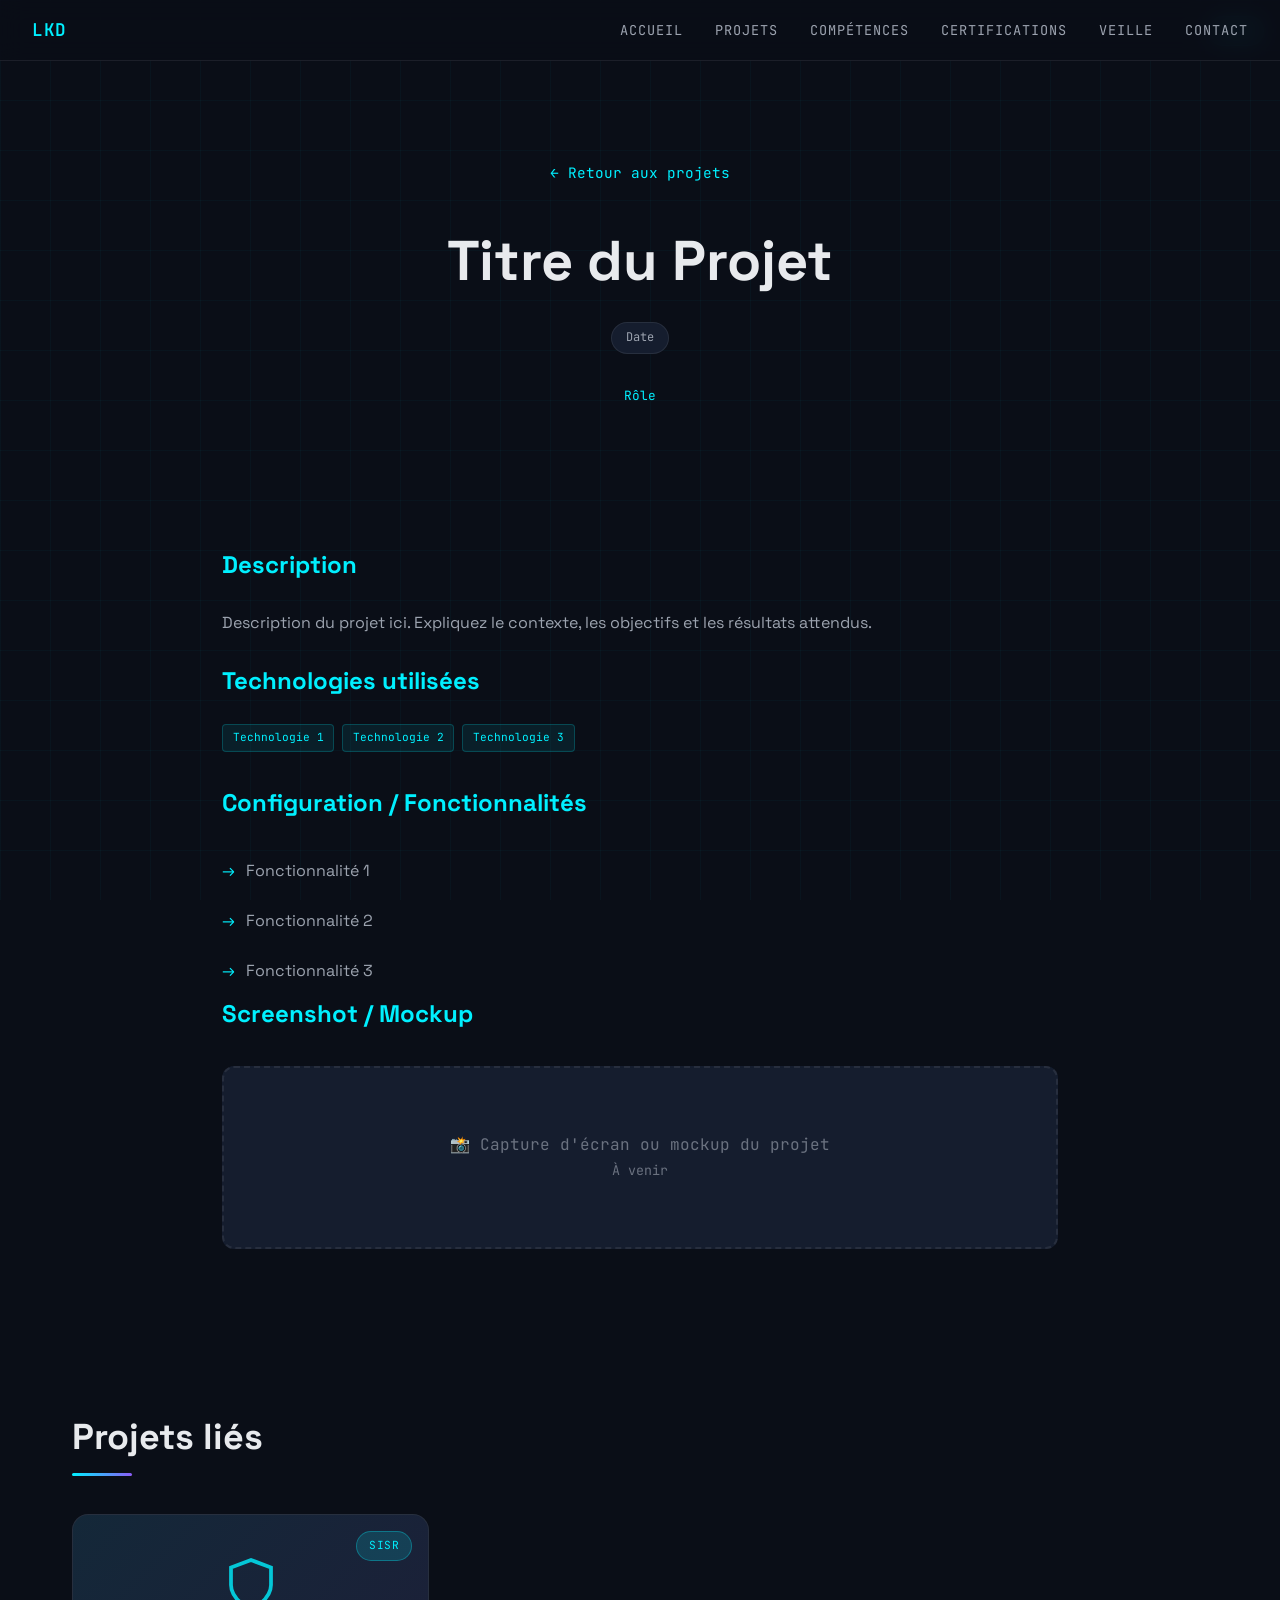
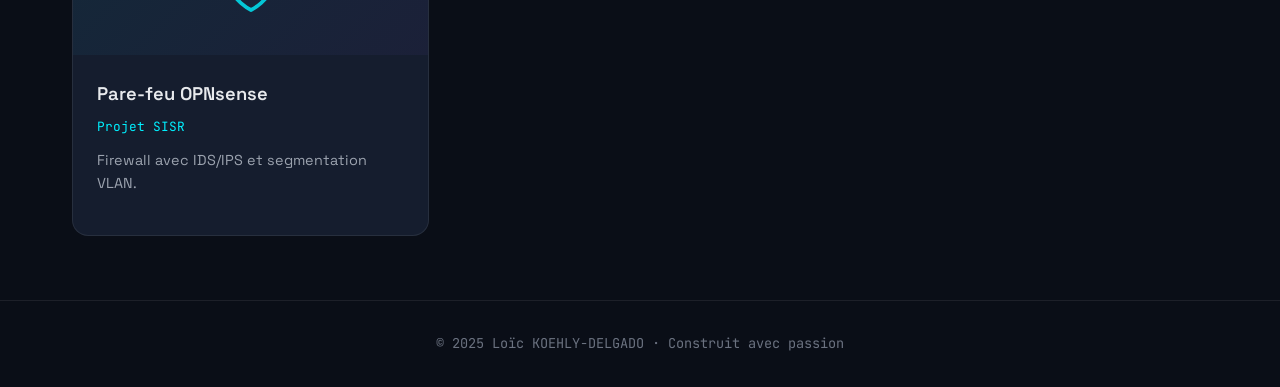
<file: projet-detail.html>
<!DOCTYPE html>
<html lang="fr">
<head>
  <meta charset="UTF-8">
  <meta name="viewport" content="width=device-width, initial-scale=1.0">
  <meta name="description" content="Page projet - Loïc KOEHLY-DELGADO">
  <title>Projet | Loïc KOEHLY-DELGADO</title>
  <link rel="stylesheet" href="css/style.css">
  <link rel="icon" href="data:image/svg+xml,<svg xmlns='http://www.w3.org/2000/svg' viewBox='0 0 100 100'><text y='.9em' font-size='90'>🖥️</text></svg>">
</head>
<body>
  <div id="scroll-progress"></div>

  <nav class="nav">
    <a href="index.html" class="nav-brand">LKD</a>
    <div class="nav-toggle">
      <span></span>
      <span></span>
      <span></span>
    </div>
    <ul class="nav-links">
      <li><a href="index.html">Accueil</a></li>
      <li><a href="projets.html" class="active">Projets</a></li>
      <li><a href="competences.html">Compétences</a></li>
      <li><a href="certifications.html">Certifications</a></li>
      <li><a href="veille.html">Veille</a></li>
      <li><a href="contact.html">Contact</a></li>
    </ul>
  </nav>

  <section class="project-hero">
    <a href="projets.html" class="back-link">← Retour aux projets</a>
    <h1 class="project-hero-title">Titre du Projet</h1>
    <div class="project-hero-meta">
      <span class="project-status status-sisr">Type</span>
      <span class="tag">Date</span>
    </div>
    <p class="project-role">Rôle</p>
  </section>

  <section class="project-detail-section">
    <h2>Description</h2>
    <p>
      Description du projet ici. Expliquez le contexte, les objectifs et les résultats attendus.
    </p>

    <h2>Technologies utilisées</h2>
    <div class="project-tags" style="margin-bottom: 2rem;">
      <span class="tech-tag">Technologie 1</span>
      <span class="tech-tag">Technologie 2</span>
      <span class="tech-tag">Technologie 3</span>
    </div>

    <h2>Configuration / Fonctionnalités</h2>
    <ul class="features-list">
      <li>Fonctionnalité 1</li>
      <li>Fonctionnalité 2</li>
      <li>Fonctionnalité 3</li>
    </ul>

    <h2>Screenshot / Mockup</h2>
    <div class="screenshot-placeholder">
      📸 Capture d'écran ou mockup du projet<br>
      <small>À venir</small>
    </div>
  </section>

  <section class="related-projects">
    <h2 class="section-title">Projets liés</h2>
    <div class="projects-grid">
      <a href="projet-opnsense.html" class="project-card">
        <div class="project-visual">
          <svg class="project-icon" viewBox="0 0 24 24" fill="none" stroke="currentColor" stroke-width="1.5">
            <path d="M12 22s8-4 8-10V5l-8-3-8 3v7c0 6 8 10 8 10z"/>
          </svg>
          <span class="project-status status-sisr">SISR</span>
        </div>
        <div class="project-content">
          <h3 class="project-title">Pare-feu OPNsense</h3>
          <p class="project-role">Projet SISR</p>
          <p class="project-desc">Firewall avec IDS/IPS et segmentation VLAN.</p>
        </div>
      </a>
    </div>
  </section>

  <footer class="footer">
    <p>© 2025 Loïc KOEHLY-DELGADO · Construit avec passion</p>
  </footer>

  <script src="js/main.js"></script>
</body>
</html>
</file>
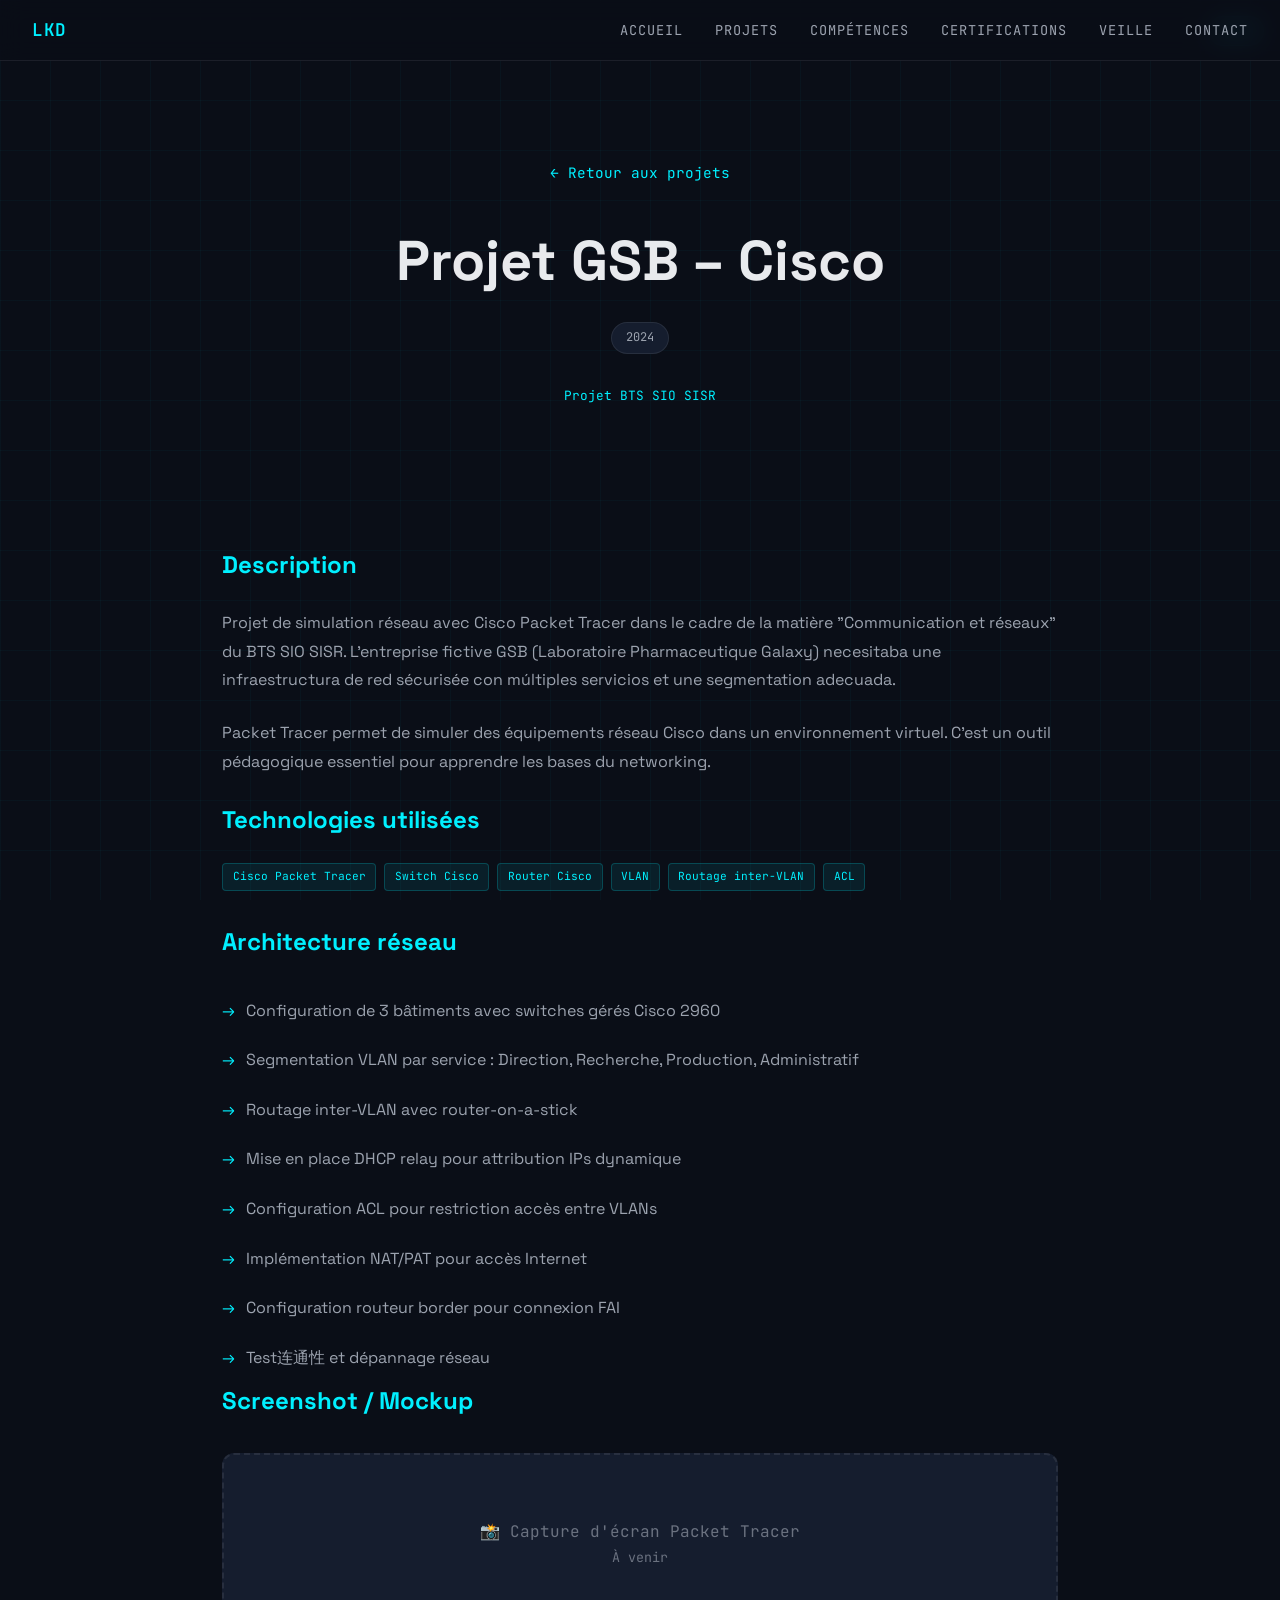
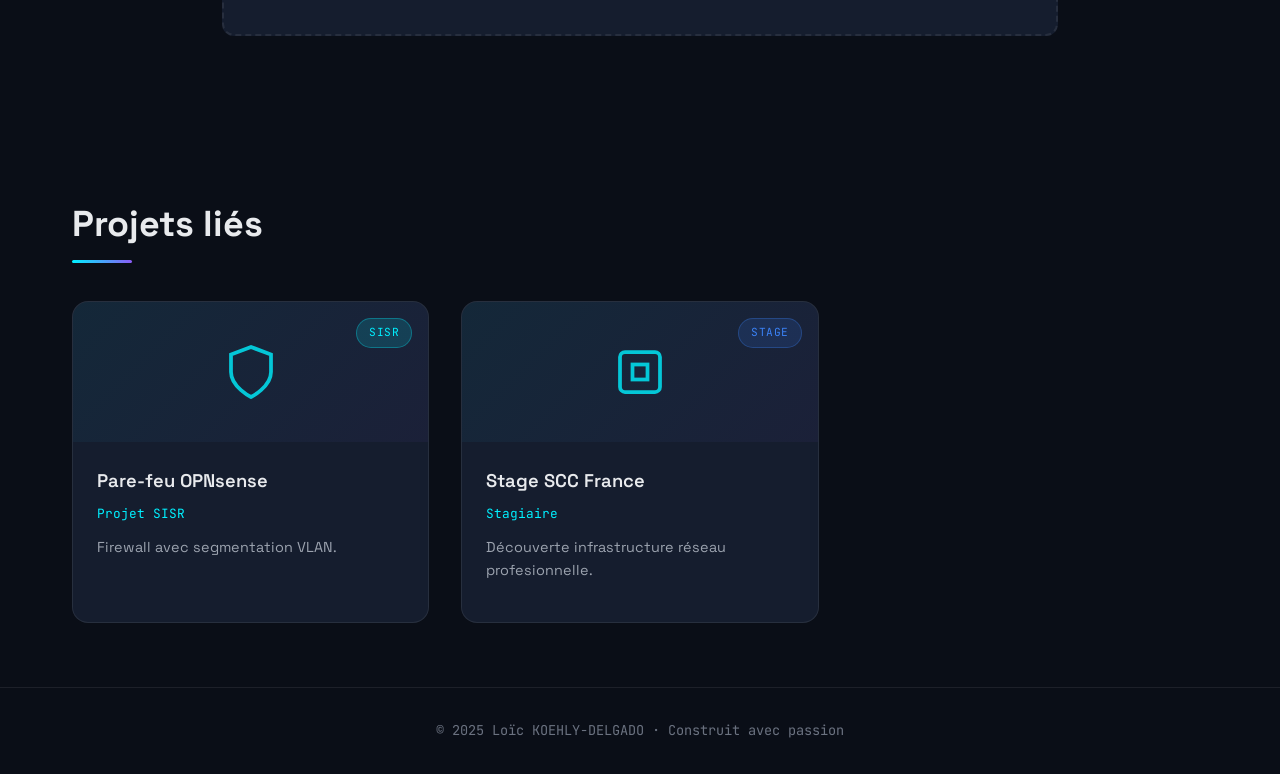
<file: projet-gsb.html>
<!DOCTYPE html>
<html lang="fr">
<head>
  <meta charset="UTF-8">
  <meta name="viewport" content="width=device-width, initial-scale=1.0">
  <meta name="description" content="Projet GSB Cisco - Simulation réseau avec Packet Tracer, VLAN et routage">
  <title>GSB Cisco | Loïc KOEHLY-DELGADO</title>
  <link rel="stylesheet" href="css/style.css">
  <link rel="icon" href="data:image/svg+xml,<svg xmlns='http://www.w3.org/2000/svg' viewBox='0 0 100 100'><text y='.9em' font-size='90'>🖥️</text></svg>">
</head>
<body>
  <div id="scroll-progress"></div>

  <nav class="nav">
    <a href="index.html" class="nav-brand">LKD</a>
    <div class="nav-toggle">
      <span></span>
      <span></span>
      <span></span>
    </div>
    <ul class="nav-links">
      <li><a href="index.html">Accueil</a></li>
      <li><a href="projets.html" class="active">Projets</a></li>
      <li><a href="competences.html">Compétences</a></li>
      <li><a href="certifications.html">Certifications</a></li>
      <li><a href="veille.html">Veille</a></li>
      <li><a href="contact.html">Contact</a></li>
    </ul>
  </nav>

  <section class="project-hero">
    <a href="projets.html" class="back-link">← Retour aux projets</a>
    <h1 class="project-hero-title">Projet GSB – Cisco</h1>
    <div class="project-hero-meta">
      <span class="project-status status-sisr">SISR</span>
      <span class="tag">2024</span>
    </div>
    <p class="project-role">Projet BTS SIO SISR</p>
  </section>

  <section class="project-detail-section">
    <h2>Description</h2>
    <p>
      Projet de simulation réseau avec Cisco Packet Tracer dans le cadre de la matière 
      "Communication et réseaux" du BTS SIO SISR. L'entreprise fictive GSB (Laboratoire 
      Pharmaceutique Galaxy) necesitaba une infraestructura de red sécurisée con múltiples 
      servicios et une segmentation adecuada.
    </p>
    <p>
      Packet Tracer permet de simuler des équipements réseau Cisco dans un environnement 
      virtuel. C'est un outil pédagogique essentiel pour apprendre les bases du networking.
    </p>

    <h2>Technologies utilisées</h2>
    <div class="project-tags" style="margin-bottom: 2rem;">
      <span class="tech-tag">Cisco Packet Tracer</span>
      <span class="tech-tag">Switch Cisco</span>
      <span class="tech-tag">Router Cisco</span>
      <span class="tech-tag">VLAN</span>
      <span class="tech-tag">Routage inter-VLAN</span>
      <span class="tech-tag">ACL</span>
    </div>

    <h2>Architecture réseau</h2>
    <ul class="features-list">
      <li>Configuration de 3 bâtiments avec switches gérés Cisco 2960</li>
      <li>Segmentation VLAN par service : Direction, Recherche, Production, Administratif</li>
      <li>Routage inter-VLAN avec router-on-a-stick</li>
      <li>Mise en place DHCP relay pour attribution IPs dynamique</li>
      <li>Configuration ACL pour restriction accès entre VLANs</li>
      <li>Implémentation NAT/PAT pour accès Internet</li>
      <li>Configuration routeur border pour connexion FAI</li>
      <li>Test连通性 et dépannage réseau</li>
    </ul>

    <h2>Screenshot / Mockup</h2>
    <div class="screenshot-placeholder">
      📸 Capture d'écran Packet Tracer<br>
      <small>À venir</small>
    </div>
  </section>

  <section class="related-projects">
    <h2 class="section-title">Projets liés</h2>
    <div class="projects-grid">
      <a href="projet-opnsense.html" class="project-card">
        <div class="project-visual">
          <svg class="project-icon" viewBox="0 0 24 24" fill="none" stroke="currentColor" stroke-width="1.5">
            <path d="M12 22s8-4 8-10V5l-8-3-8 3v7c0 6 8 10 8 10z"/>
          </svg>
          <span class="project-status status-sisr">SISR</span>
        </div>
        <div class="project-content">
          <h3 class="project-title">Pare-feu OPNsense</h3>
          <p class="project-role">Projet SISR</p>
          <p class="project-desc">Firewall avec segmentation VLAN.</p>
        </div>
      </a>
      <a href="projet-scc.html" class="project-card">
        <div class="project-visual">
          <svg class="project-icon" viewBox="0 0 24 24" fill="none" stroke="currentColor" stroke-width="1.5">
            <rect x="4" y="4" width="16" height="16" rx="2"/>
            <rect x="9" y="9" width="6" height="6"/>
          </svg>
          <span class="project-status status-stage">Stage</span>
        </div>
        <div class="project-content">
          <h3 class="project-title">Stage SCC France</h3>
          <p class="project-role">Stagiaire</p>
          <p class="project-desc">Découverte infrastructure réseau profesionnelle.</p>
        </div>
      </a>
    </div>
  </section>

  <footer class="footer">
    <p>© 2025 Loïc KOEHLY-DELGADO · Construit avec passion</p>
  </footer>

  <script src="js/main.js"></script>
</body>
</html>
</file>
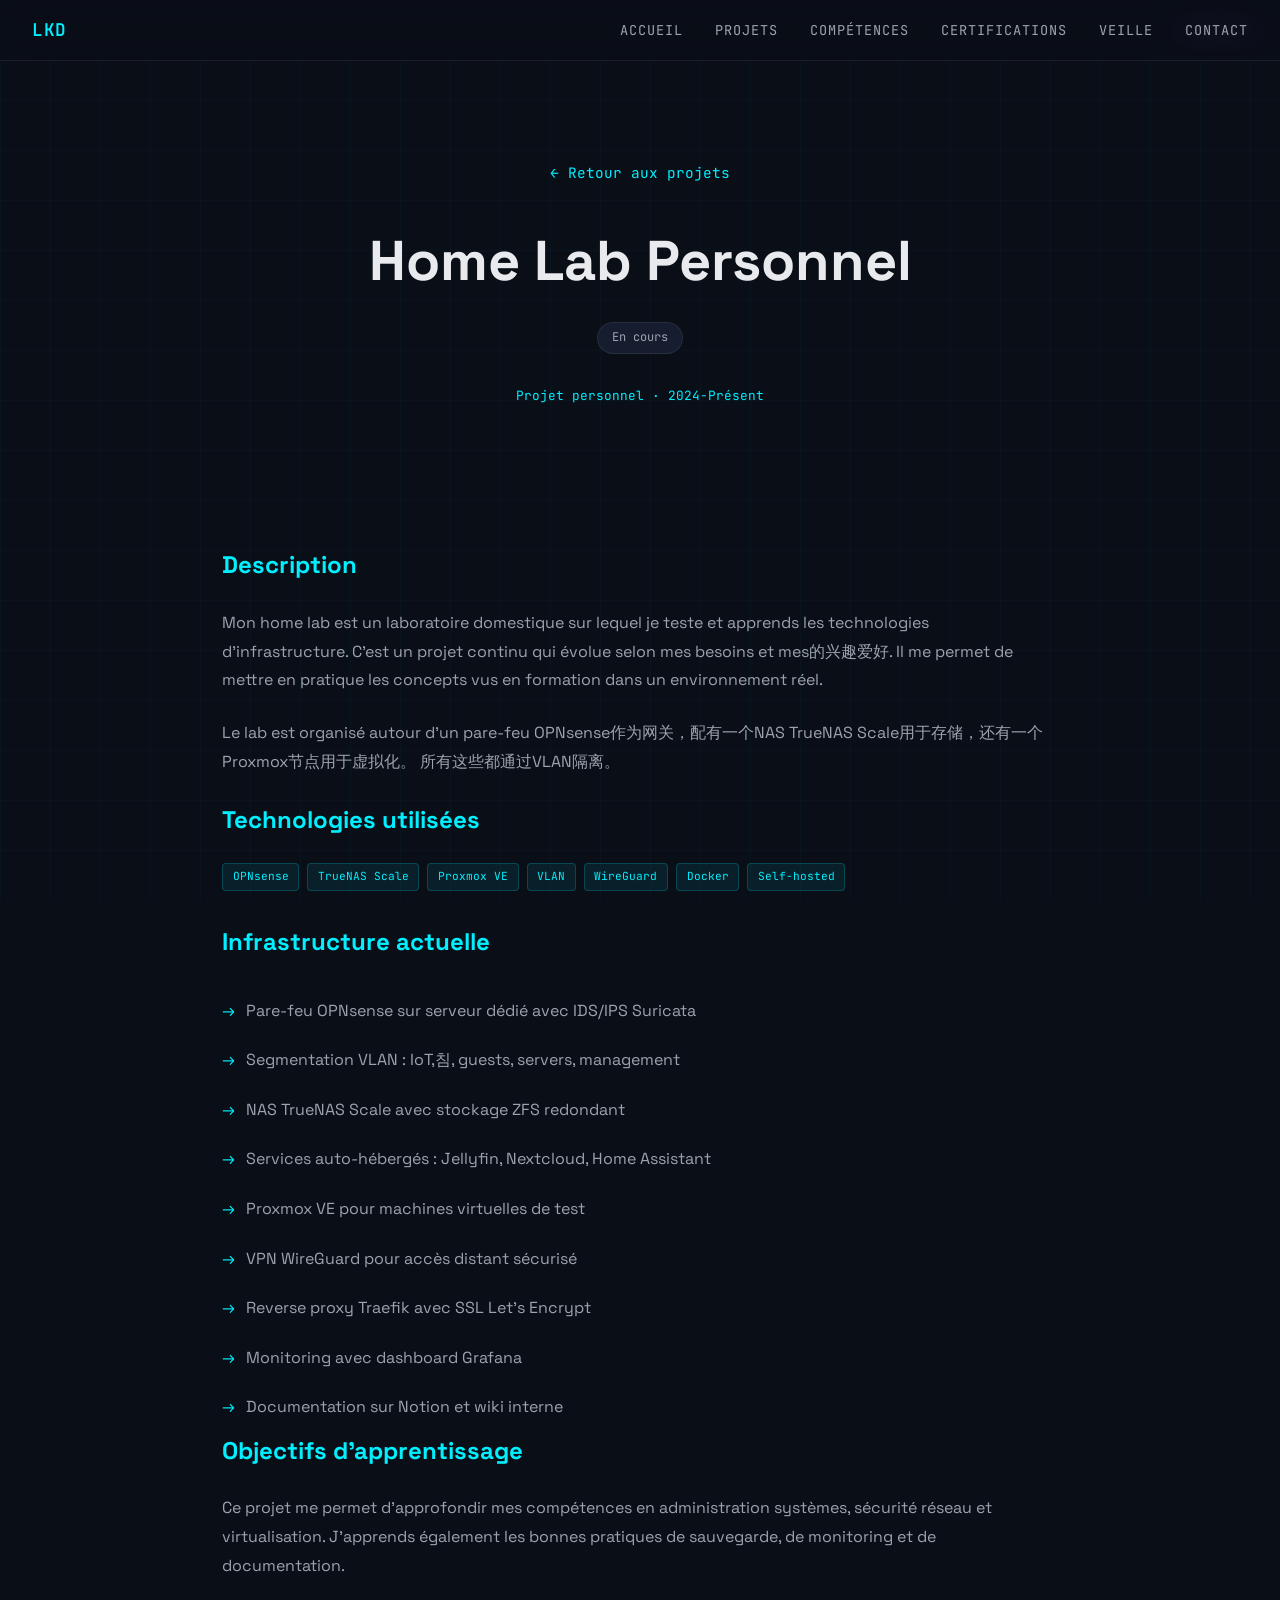
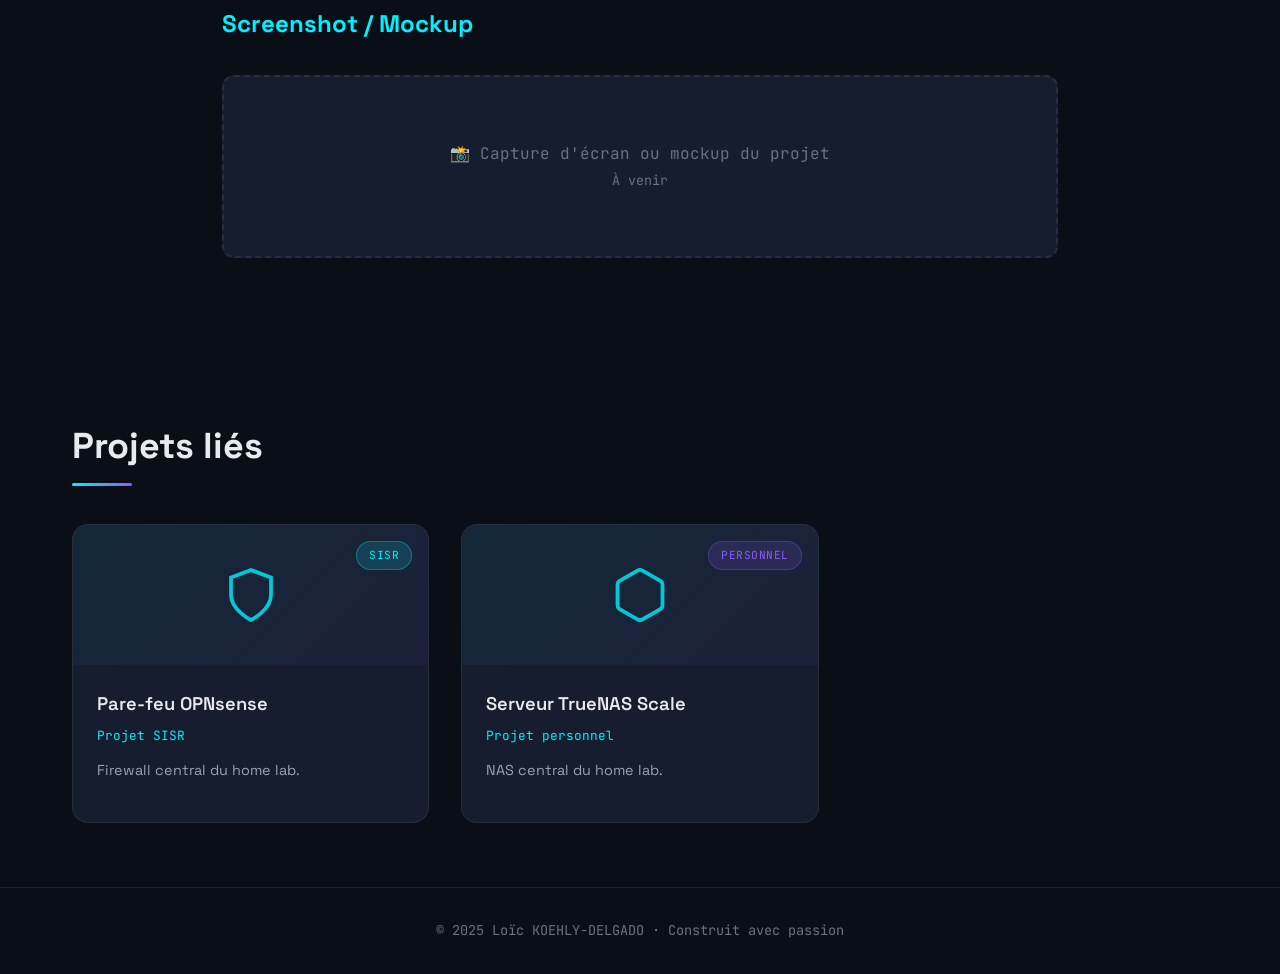
<file: projet-homelab.html>
<!DOCTYPE html>
<html lang="fr">
<head>
  <meta charset="UTF-8">
  <meta name="viewport" content="width=device-width, initial-scale=1.0">
  <meta name="description" content="Home Lab Personnel - Laboratoire domestique avec OPNsense, TrueNAS, VLANs">
  <title>Home Lab | Loïc KOEHLY-DELGADO</title>
  <link rel="stylesheet" href="css/style.css">
  <link rel="icon" href="data:image/svg+xml,<svg xmlns='http://www.w3.org/2000/svg' viewBox='0 0 100 100'><text y='.9em' font-size='90'>🖥️</text></svg>">
</head>
<body>
  <div id="scroll-progress"></div>

  <nav class="nav">
    <a href="index.html" class="nav-brand">LKD</a>
    <div class="nav-toggle">
      <span></span>
      <span></span>
      <span></span>
    </div>
    <ul class="nav-links">
      <li><a href="index.html">Accueil</a></li>
      <li><a href="projets.html" class="active">Projets</a></li>
      <li><a href="competences.html">Compétences</a></li>
      <li><a href="certifications.html">Certifications</a></li>
      <li><a href="veille.html">Veille</a></li>
      <li><a href="contact.html">Contact</a></li>
    </ul>
  </nav>

  <section class="project-hero">
    <a href="projets.html" class="back-link">← Retour aux projets</a>
    <h1 class="project-hero-title">Home Lab Personnel</h1>
    <div class="project-hero-meta">
      <span class="project-status status-personnel">Personnel</span>
      <span class="tag">En cours</span>
    </div>
    <p class="project-role">Projet personnel · 2024-Présent</p>
  </section>

  <section class="project-detail-section">
    <h2>Description</h2>
    <p>
      Mon home lab est un laboratoire domestique sur lequel je teste et apprends les technologies 
      d'infrastructure. C'est un projet continu qui évolue selon mes besoins et mes的兴趣爱好. 
      Il me permet de mettre en pratique les concepts vus en formation dans un environnement réel.
    </p>
    <p>
      Le lab est organisé autour d'un pare-feu OPNsense作为网关，配有一个NAS TrueNAS Scale用于存储，还有一个Proxmox节点用于虚拟化。 所有这些都通过VLAN隔离。
    </p>

    <h2>Technologies utilisées</h2>
    <div class="project-tags" style="margin-bottom: 2rem;">
      <span class="tech-tag">OPNsense</span>
      <span class="tech-tag">TrueNAS Scale</span>
      <span class="tech-tag">Proxmox VE</span>
      <span class="tech-tag">VLAN</span>
      <span class="tech-tag">WireGuard</span>
      <span class="tech-tag">Docker</span>
      <span class="tech-tag">Self-hosted</span>
    </div>

    <h2>Infrastructure actuelle</h2>
    <ul class="features-list">
      <li>Pare-feu OPNsense sur serveur dédié avec IDS/IPS Suricata</li>
      <li>Segmentation VLAN : IoT,침, guests, servers, management</li>
      <li>NAS TrueNAS Scale avec stockage ZFS redondant</li>
      <li>Services auto-hébergés : Jellyfin, Nextcloud, Home Assistant</li>
      <li>Proxmox VE pour machines virtuelles de test</li>
      <li>VPN WireGuard pour accès distant sécurisé</li>
      <li>Reverse proxy Traefik avec SSL Let's Encrypt</li>
      <li>Monitoring avec dashboard Grafana</li>
      <li>Documentation sur Notion et wiki interne</li>
    </ul>

    <h2>Objectifs d'apprentissage</h2>
    <p>
      Ce projet me permet d'approfondir mes compétences en administration systèmes, 
      sécurité réseau et virtualisation. J'apprends également les bonnes pratiques 
      de sauvegarde, de monitoring et de documentation.
    </p>

    <h2>Screenshot / Mockup</h2>
    <div class="screenshot-placeholder">
      📸 Capture d'écran ou mockup du projet<br>
      <small>À venir</small>
    </div>
  </section>

  <section class="related-projects">
    <h2 class="section-title">Projets liés</h2>
    <div class="projects-grid">
      <a href="projet-opnsense.html" class="project-card">
        <div class="project-visual">
          <svg class="project-icon" viewBox="0 0 24 24" fill="none" stroke="currentColor" stroke-width="1.5">
            <path d="M12 22s8-4 8-10V5l-8-3-8 3v7c0 6 8 10 8 10z"/>
          </svg>
          <span class="project-status status-sisr">SISR</span>
        </div>
        <div class="project-content">
          <h3 class="project-title">Pare-feu OPNsense</h3>
          <p class="project-role">Projet SISR</p>
          <p class="project-desc">Firewall central du home lab.</p>
        </div>
      </a>
      <a href="projet-truenas.html" class="project-card">
        <div class="project-visual">
          <svg class="project-icon" viewBox="0 0 24 24" fill="none" stroke="currentColor" stroke-width="1.5">
            <path d="M21 16V8a2 2 0 0 0-1-1.73l-7-4a2 2 0 0 0-2 0l-7 4A2 2 0 0 0 3 8v8a2 2 0 0 0 1 1.73l7 4a2 2 0 0 0 2 0l7-4A2 2 0 0 0 21 16z"/>
          </svg>
          <span class="project-status status-personnel">Personnel</span>
        </div>
        <div class="project-content">
          <h3 class="project-title">Serveur TrueNAS Scale</h3>
          <p class="project-role">Projet personnel</p>
          <p class="project-desc">NAS central du home lab.</p>
        </div>
      </a>
    </div>
  </section>

  <footer class="footer">
    <p>© 2025 Loïc KOEHLY-DELGADO · Construit avec passion</p>
  </footer>

  <script src="js/main.js"></script>
</body>
</html>
</file>
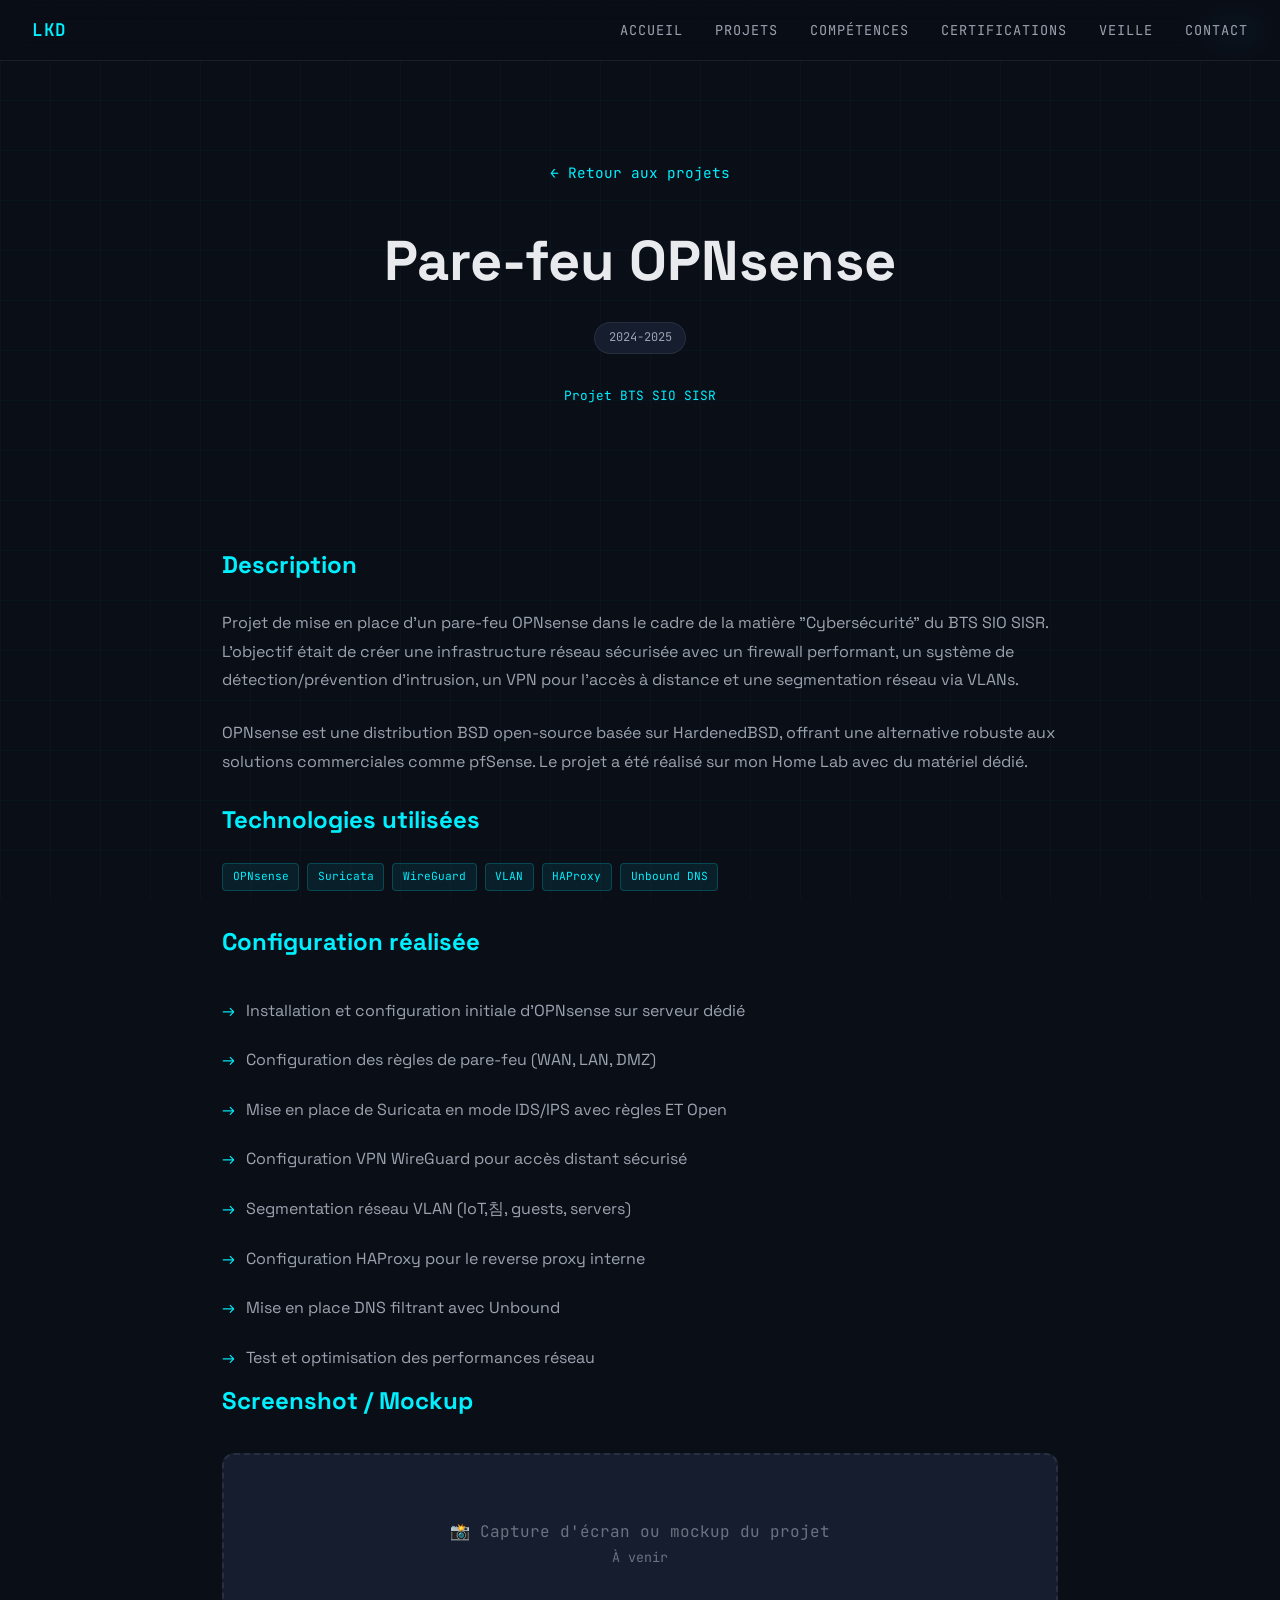
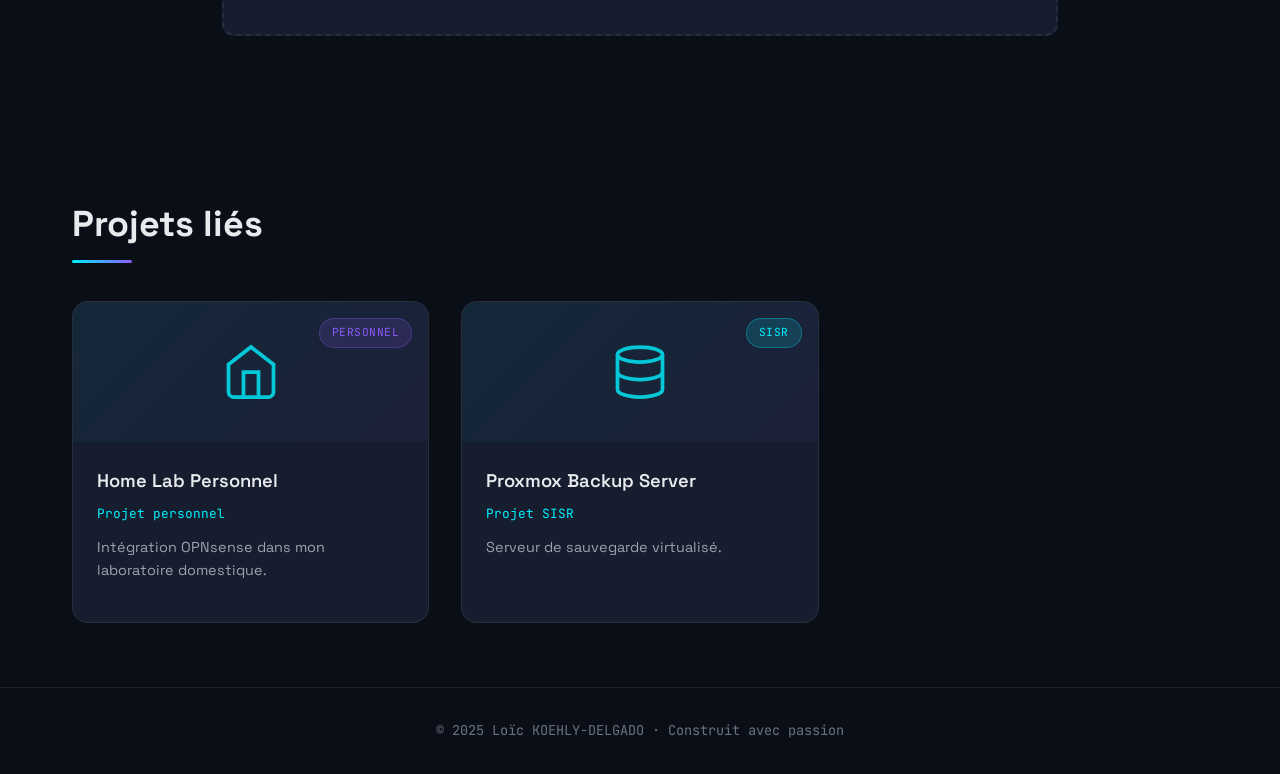
<file: projet-opnsense.html>
<!DOCTYPE html>
<html lang="fr">
<head>
  <meta charset="UTF-8">
  <meta name="viewport" content="width=device-width, initial-scale=1.0">
  <meta name="description" content="Projet Pare-feu OPNsense - Firewall avec IDS/IPS, VPN WireGuard et segmentation VLAN">
  <title>OPNsense | Loïc KOEHLY-DELGADO</title>
  <link rel="stylesheet" href="css/style.css">
  <link rel="icon" href="data:image/svg+xml,<svg xmlns='http://www.w3.org/2000/svg' viewBox='0 0 100 100'><text y='.9em' font-size='90'>🖥️</text></svg>">
</head>
<body>
  <div id="scroll-progress"></div>

  <nav class="nav">
    <a href="index.html" class="nav-brand">LKD</a>
    <div class="nav-toggle">
      <span></span>
      <span></span>
      <span></span>
    </div>
    <ul class="nav-links">
      <li><a href="index.html">Accueil</a></li>
      <li><a href="projets.html" class="active">Projets</a></li>
      <li><a href="competences.html">Compétences</a></li>
      <li><a href="certifications.html">Certifications</a></li>
      <li><a href="veille.html">Veille</a></li>
      <li><a href="contact.html">Contact</a></li>
    </ul>
  </nav>

  <section class="project-hero">
    <a href="projets.html" class="back-link">← Retour aux projets</a>
    <h1 class="project-hero-title">Pare-feu OPNsense</h1>
    <div class="project-hero-meta">
      <span class="project-status status-sisr">SISR</span>
      <span class="tag">2024-2025</span>
    </div>
    <p class="project-role">Projet BTS SIO SISR</p>
  </section>

  <section class="project-detail-section">
    <h2>Description</h2>
    <p>
      Projet de mise en place d'un pare-feu OPNsense dans le cadre de la matière "Cybersécurité" 
      du BTS SIO SISR. L'objectif était de créer une infrastructure réseau sécurisée avec un firewall 
      performant, un système de détection/prévention d'intrusion, un VPN pour l'accès à distance 
      et une segmentation réseau via VLANs.
    </p>
    <p>
      OPNsense est une distribution BSD open-source basée sur HardenedBSD, offrant une alternative 
      robuste aux solutions commerciales comme pfSense. Le projet a été réalisé sur mon Home Lab 
      avec du matériel dédié.
    </p>

    <h2>Technologies utilisées</h2>
    <div class="project-tags" style="margin-bottom: 2rem;">
      <span class="tech-tag">OPNsense</span>
      <span class="tech-tag">Suricata</span>
      <span class="tech-tag">WireGuard</span>
      <span class="tech-tag">VLAN</span>
      <span class="tech-tag">HAProxy</span>
      <span class="tech-tag">Unbound DNS</span>
    </div>

    <h2>Configuration réalisée</h2>
    <ul class="features-list">
      <li>Installation et configuration initiale d'OPNsense sur serveur dédié</li>
      <li>Configuration des règles de pare-feu (WAN, LAN, DMZ)</li>
      <li>Mise en place de Suricata en mode IDS/IPS avec règles ET Open</li>
      <li>Configuration VPN WireGuard pour accès distant sécurisé</li>
      <li>Segmentation réseau VLAN (IoT,침, guests, servers)</li>
      <li>Configuration HAProxy pour le reverse proxy interne</li>
      <li>Mise en place DNS filtrant avec Unbound</li>
      <li>Test et optimisation des performances réseau</li>
    </ul>

    <h2>Screenshot / Mockup</h2>
    <div class="screenshot-placeholder">
      📸 Capture d'écran ou mockup du projet<br>
      <small>À venir</small>
    </div>
  </section>

  <section class="related-projects">
    <h2 class="section-title">Projets liés</h2>
    <div class="projects-grid">
      <a href="projet-homelab.html" class="project-card">
        <div class="project-visual">
          <svg class="project-icon" viewBox="0 0 24 24" fill="none" stroke="currentColor" stroke-width="1.5">
            <path d="M3 9l9-7 9 7v11a2 2 0 0 1-2 2H5a2 2 0 0 1-2-2z"/>
            <polyline points="9 22 9 12 15 12 15 22"/>
          </svg>
          <span class="project-status status-personnel">Personnel</span>
        </div>
        <div class="project-content">
          <h3 class="project-title">Home Lab Personnel</h3>
          <p class="project-role">Projet personnel</p>
          <p class="project-desc">Intégration OPNsense dans mon laboratoire domestique.</p>
        </div>
      </a>
      <a href="projet-proxmox.html" class="project-card">
        <div class="project-visual">
          <svg class="project-icon" viewBox="0 0 24 24" fill="none" stroke="currentColor" stroke-width="1.5">
            <ellipse cx="12" cy="5" rx="9" ry="3"/>
            <path d="M21 12c0 1.66-4 3-9 3s-9-1.34-9-3"/>
            <path d="M3 5v14c0 1.66 4 3 9 3s9-1.34 9-3V5"/>
          </svg>
          <span class="project-status status-sisr">SISR</span>
        </div>
        <div class="project-content">
          <h3 class="project-title">Proxmox Backup Server</h3>
          <p class="project-role">Projet SISR</p>
          <p class="project-desc">Serveur de sauvegarde virtualisé.</p>
        </div>
      </a>
    </div>
  </section>

  <footer class="footer">
    <p>© 2025 Loïc KOEHLY-DELGADO · Construit avec passion</p>
  </footer>

  <script src="js/main.js"></script>
</body>
</html>
</file>
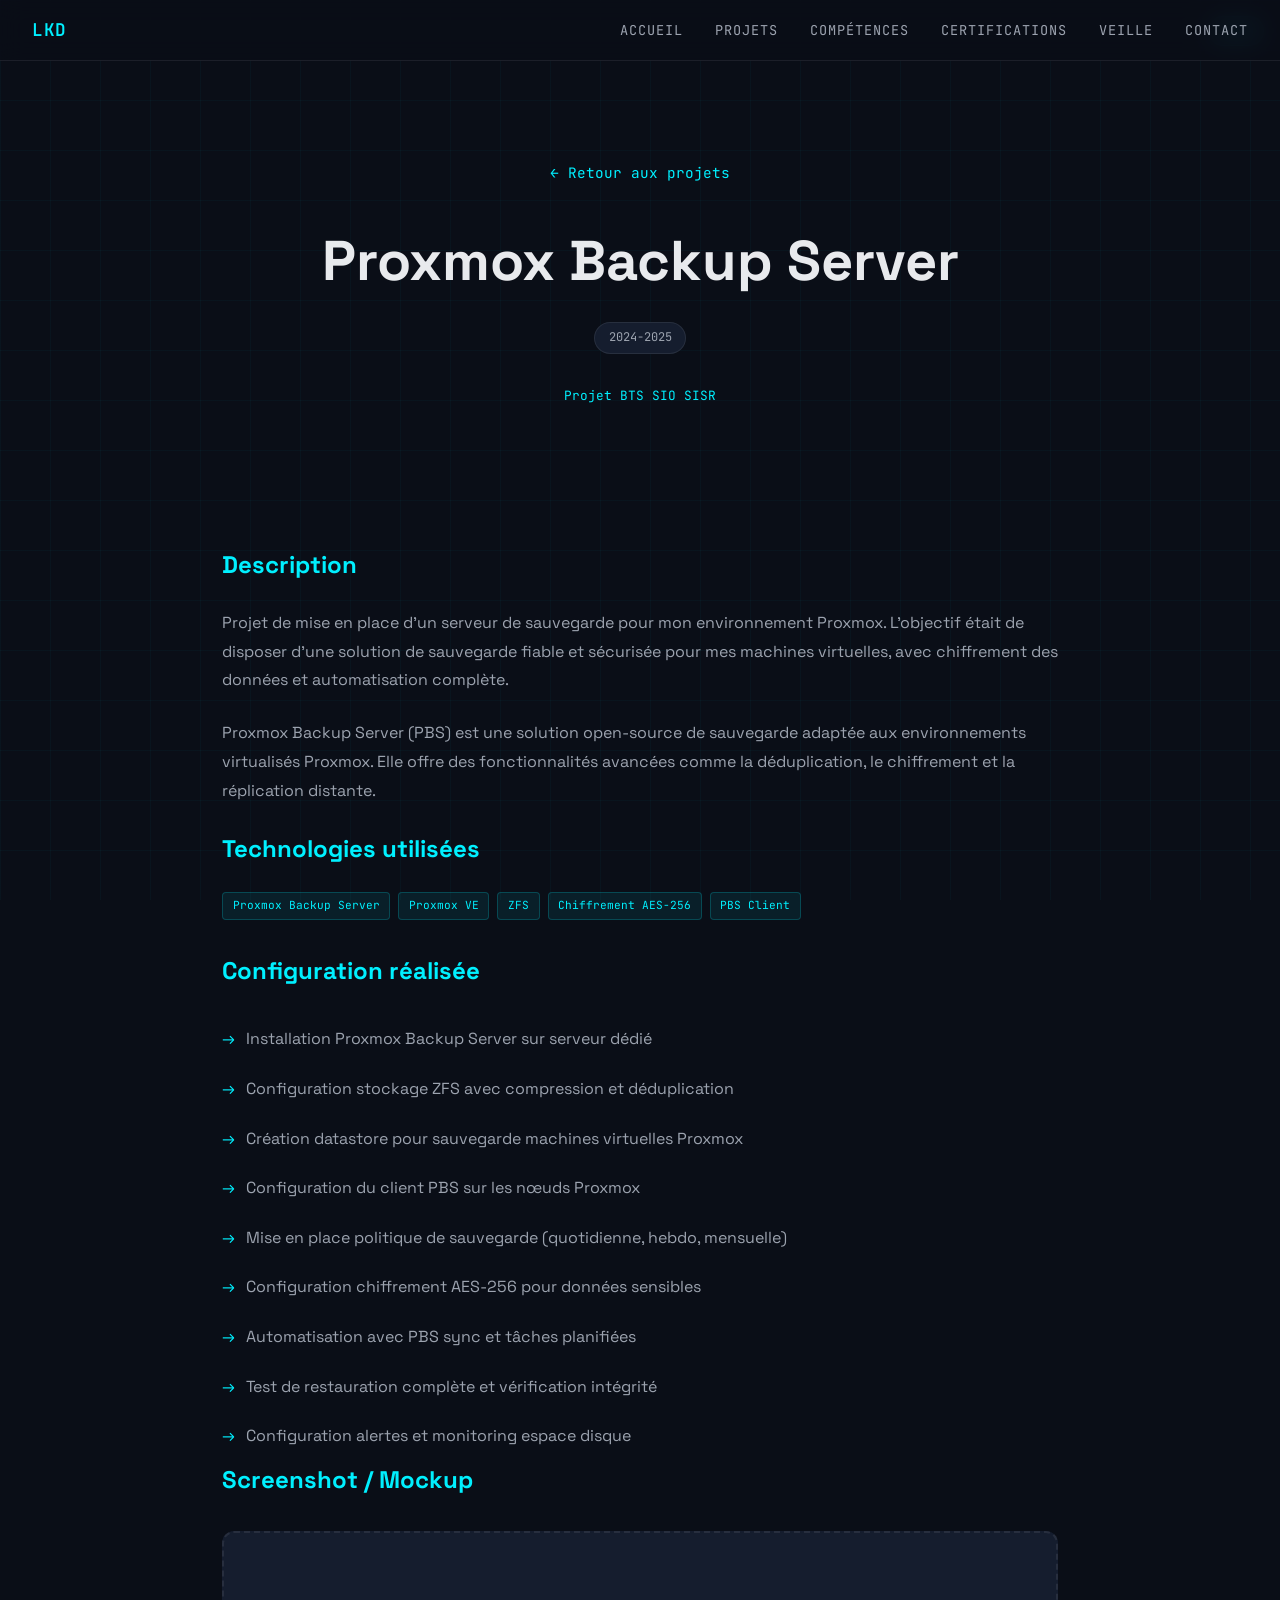
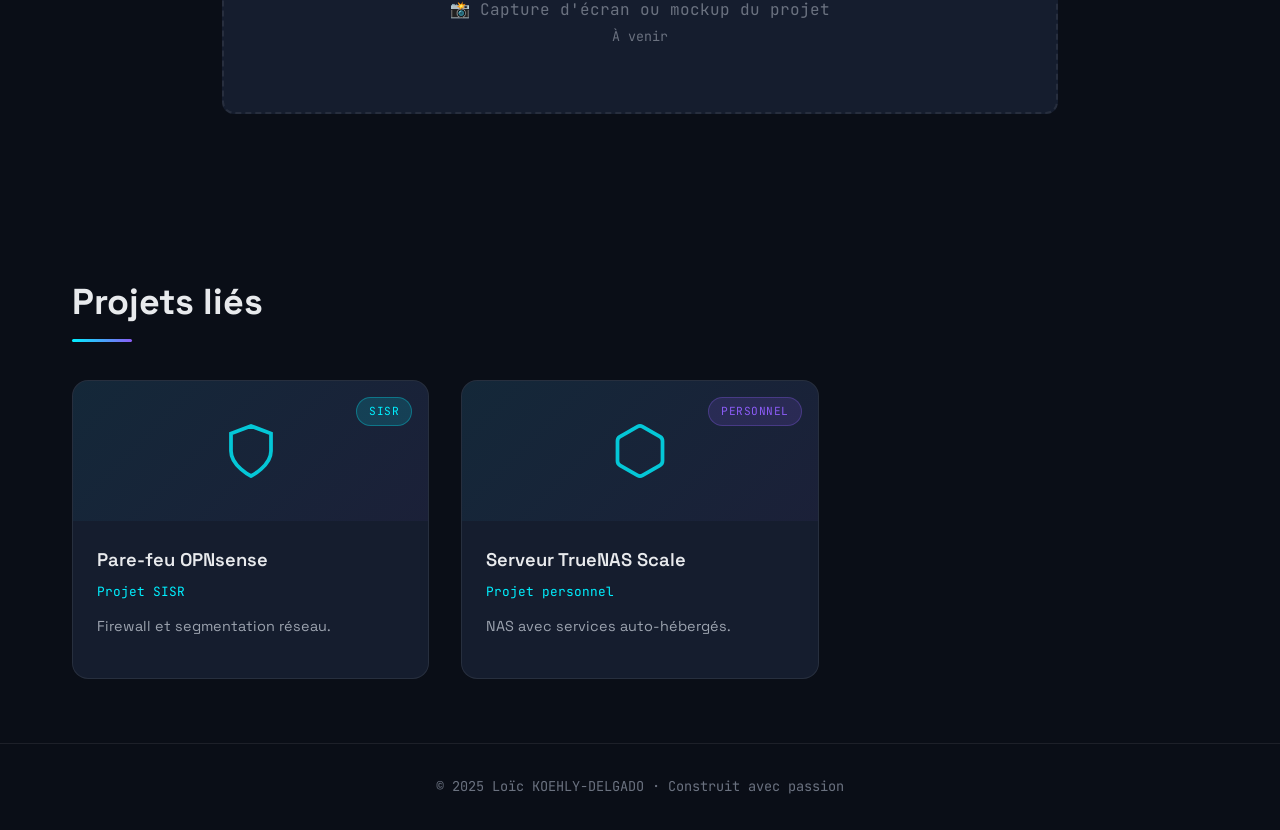
<file: projet-proxmox.html>
<!DOCTYPE html>
<html lang="fr">
<head>
  <meta charset="UTF-8">
  <meta name="viewport" content="width=device-width, initial-scale=1.0">
  <meta name="description" content="Proxmox Backup Server - Sauvegarde de machines virtuelles avec chiffrement">
  <title>Proxmox Backup Server | Loïc KOEHLY-DELGADO</title>
  <link rel="stylesheet" href="css/style.css">
  <link rel="icon" href="data:image/svg+xml,<svg xmlns='http://www.w3.org/2000/svg' viewBox='0 0 100 100'><text y='.9em' font-size='90'>🖥️</text></svg>">
</head>
<body>
  <div id="scroll-progress"></div>

  <nav class="nav">
    <a href="index.html" class="nav-brand">LKD</a>
    <div class="nav-toggle">
      <span></span>
      <span></span>
      <span></span>
    </div>
    <ul class="nav-links">
      <li><a href="index.html">Accueil</a></li>
      <li><a href="projets.html" class="active">Projets</a></li>
      <li><a href="competences.html">Compétences</a></li>
      <li><a href="certifications.html">Certifications</a></li>
      <li><a href="veille.html">Veille</a></li>
      <li><a href="contact.html">Contact</a></li>
    </ul>
  </nav>

  <section class="project-hero">
    <a href="projets.html" class="back-link">← Retour aux projets</a>
    <h1 class="project-hero-title">Proxmox Backup Server</h1>
    <div class="project-hero-meta">
      <span class="project-status status-sisr">SISR</span>
      <span class="tag">2024-2025</span>
    </div>
    <p class="project-role">Projet BTS SIO SISR</p>
  </section>

  <section class="project-detail-section">
    <h2>Description</h2>
    <p>
      Projet de mise en place d'un serveur de sauvegarde pour mon environnement Proxmox. 
      L'objectif était de disposer d'une solution de sauvegarde fiable et sécurisée pour 
      mes machines virtuelles, avec chiffrement des données et automatisation complète.
    </p>
    <p>
      Proxmox Backup Server (PBS) est une solution open-source de sauvegarde adaptée aux 
      environnements virtualisés Proxmox. Elle offre des fonctionnalités avancées comme 
      la déduplication, le chiffrement et la réplication distante.
    </p>

    <h2>Technologies utilisées</h2>
    <div class="project-tags" style="margin-bottom: 2rem;">
      <span class="tech-tag">Proxmox Backup Server</span>
      <span class="tech-tag">Proxmox VE</span>
      <span class="tech-tag">ZFS</span>
      <span class="tech-tag">Chiffrement AES-256</span>
      <span class="tech-tag">PBS Client</span>
    </div>

    <h2>Configuration réalisée</h2>
    <ul class="features-list">
      <li>Installation Proxmox Backup Server sur serveur dédié</li>
      <li>Configuration stockage ZFS avec compression et déduplication</li>
      <li>Création datastore pour sauvegarde machines virtuelles Proxmox</li>
      <li>Configuration du client PBS sur les nœuds Proxmox</li>
      <li>Mise en place politique de sauvegarde (quotidienne, hebdo, mensuelle)</li>
      <li>Configuration chiffrement AES-256 pour données sensibles</li>
      <li>Automatisation avec PBS sync et tâches planifiées</li>
      <li>Test de restauration complète et vérification intégrité</li>
      <li>Configuration alertes et monitoring espace disque</li>
    </ul>

    <h2>Screenshot / Mockup</h2>
    <div class="screenshot-placeholder">
      📸 Capture d'écran ou mockup du projet<br>
      <small>À venir</small>
    </div>
  </section>

  <section class="related-projects">
    <h2 class="section-title">Projets liés</h2>
    <div class="projects-grid">
      <a href="projet-opnsense.html" class="project-card">
        <div class="project-visual">
          <svg class="project-icon" viewBox="0 0 24 24" fill="none" stroke="currentColor" stroke-width="1.5">
            <path d="M12 22s8-4 8-10V5l-8-3-8 3v7c0 6 8 10 8 10z"/>
          </svg>
          <span class="project-status status-sisr">SISR</span>
        </div>
        <div class="project-content">
          <h3 class="project-title">Pare-feu OPNsense</h3>
          <p class="project-role">Projet SISR</p>
          <p class="project-desc">Firewall et segmentation réseau.</p>
        </div>
      </a>
      <a href="projet-truenas.html" class="project-card">
        <div class="project-visual">
          <svg class="project-icon" viewBox="0 0 24 24" fill="none" stroke="currentColor" stroke-width="1.5">
            <path d="M21 16V8a2 2 0 0 0-1-1.73l-7-4a2 2 0 0 0-2 0l-7 4A2 2 0 0 0 3 8v8a2 2 0 0 0 1 1.73l7 4a2 2 0 0 0 2 0l7-4A2 2 0 0 0 21 16z"/>
          </svg>
          <span class="project-status status-personnel">Personnel</span>
        </div>
        <div class="project-content">
          <h3 class="project-title">Serveur TrueNAS Scale</h3>
          <p class="project-role">Projet personnel</p>
          <p class="project-desc">NAS avec services auto-hébergés.</p>
        </div>
      </a>
    </div>
  </section>

  <footer class="footer">
    <p>© 2025 Loïc KOEHLY-DELGADO · Construit avec passion</p>
  </footer>

  <script src="js/main.js"></script>
</body>
</html>
</file>
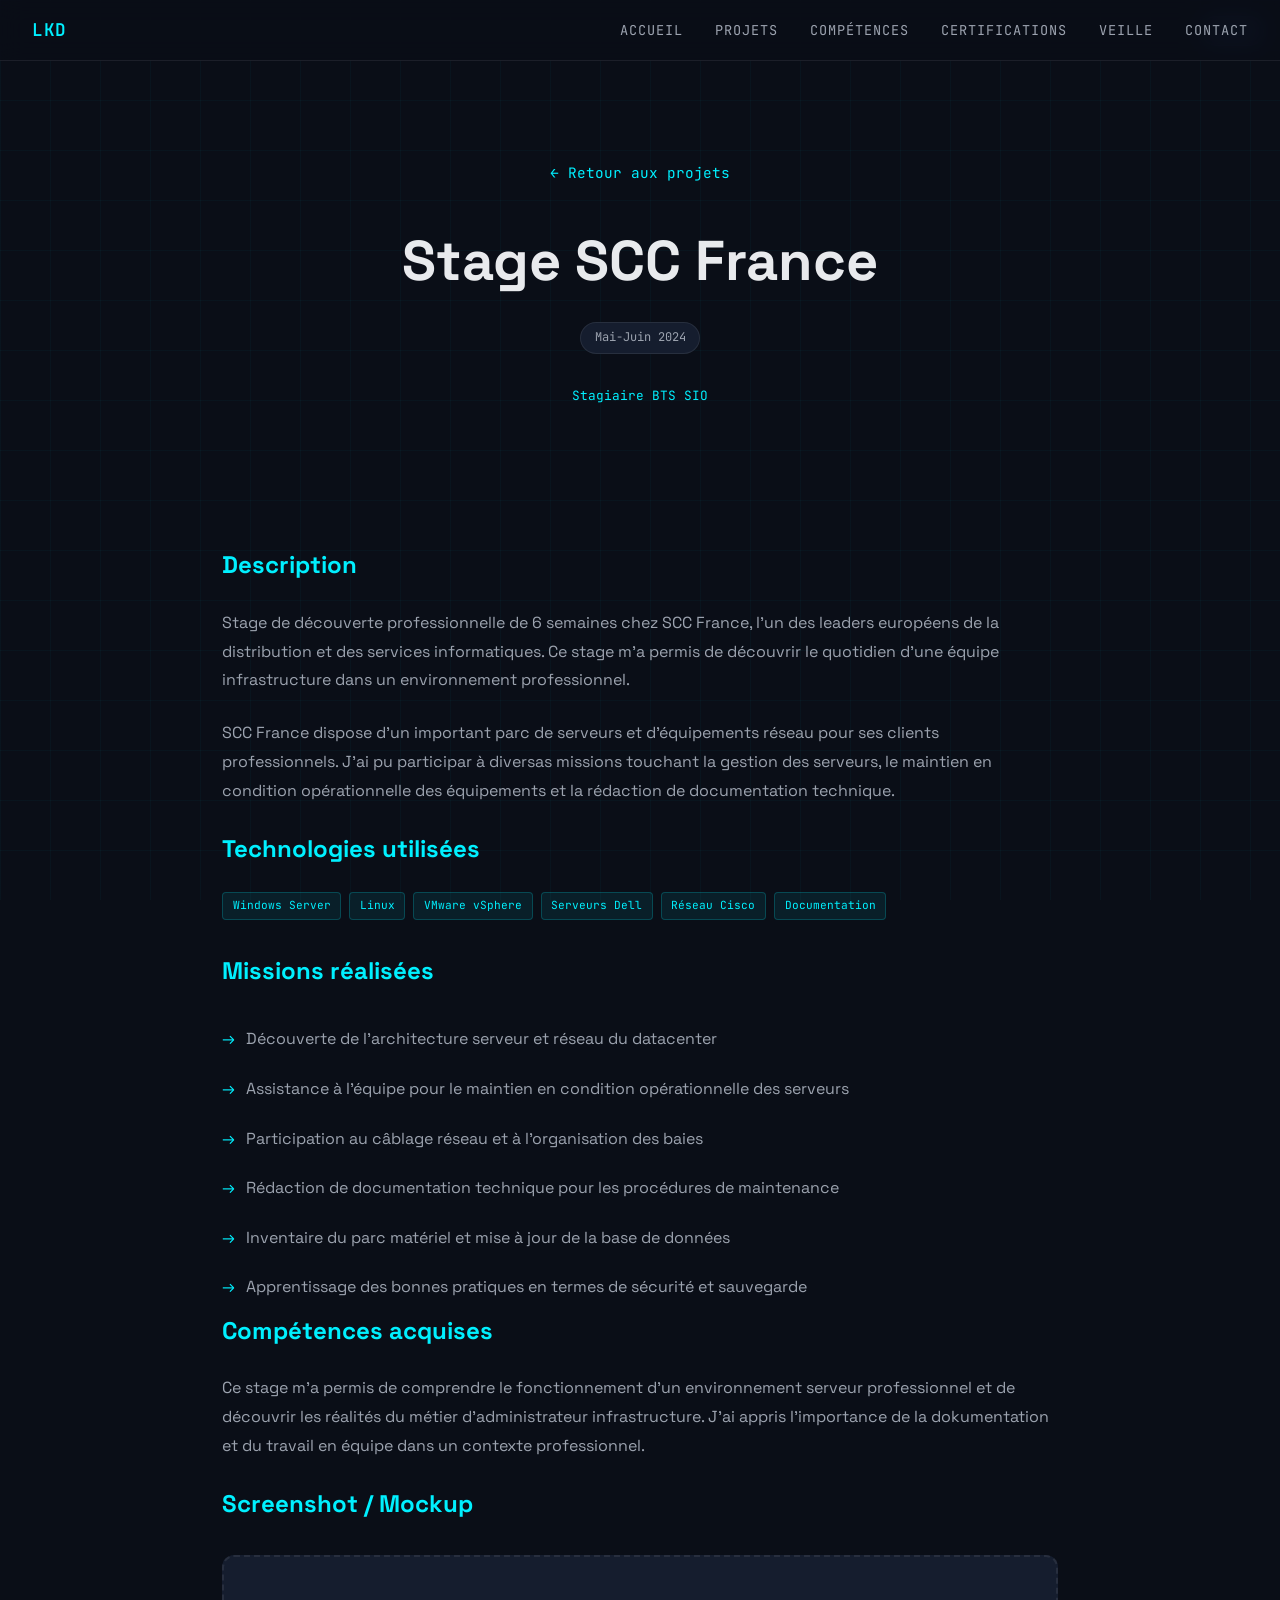
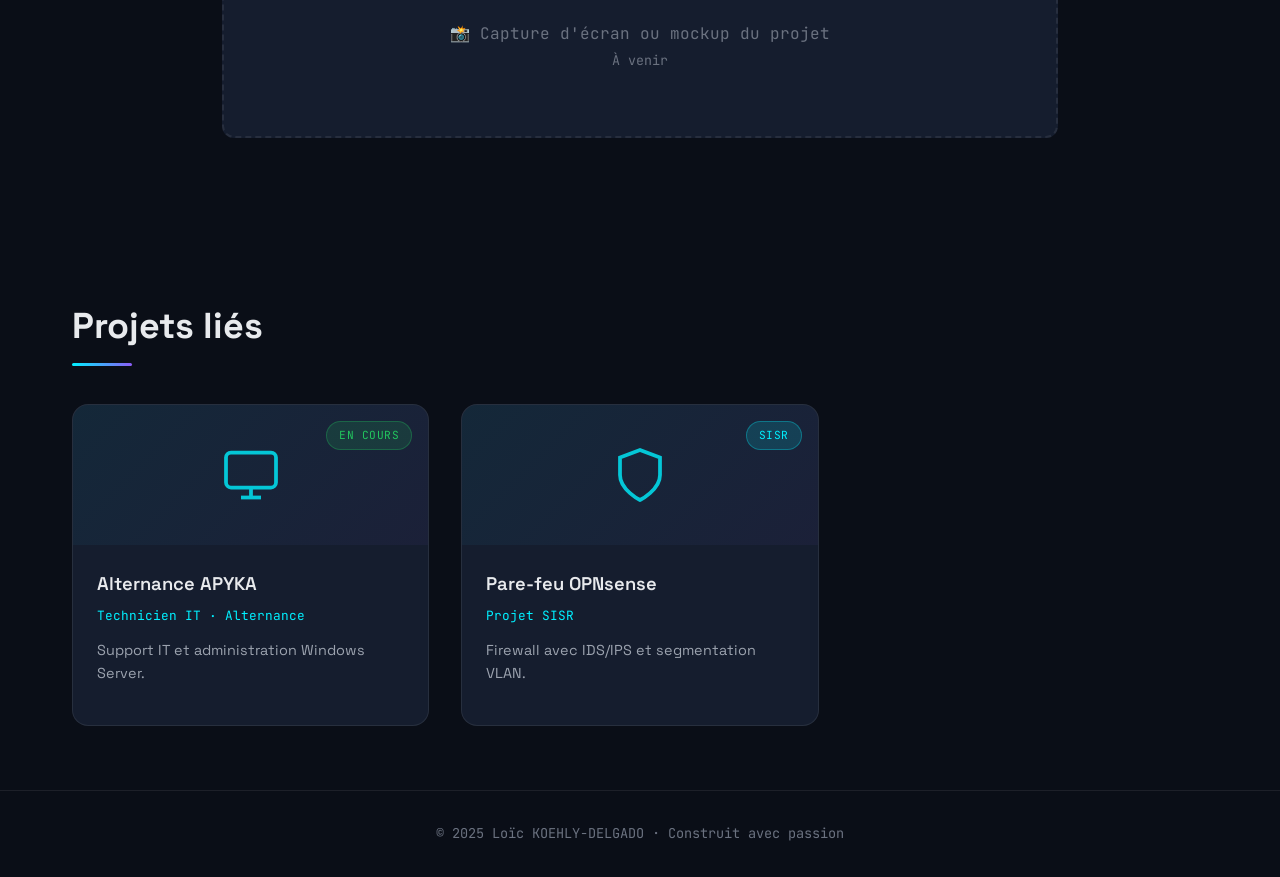
<file: projet-scc.html>
<!DOCTYPE html>
<html lang="fr">
<head>
  <meta charset="UTF-8">
  <meta name="viewport" content="width=device-width, initial-scale=1.0">
  <meta name="description" content="Stage SCC France - Infrastructure serveur et réseau">
  <title>Stage SCC France | Loïc KOEHLY-DELGADO</title>
  <link rel="stylesheet" href="css/style.css">
  <link rel="icon" href="data:image/svg+xml,<svg xmlns='http://www.w3.org/2000/svg' viewBox='0 0 100 100'><text y='.9em' font-size='90'>🖥️</text></svg>">
</head>
<body>
  <div id="scroll-progress"></div>

  <nav class="nav">
    <a href="index.html" class="nav-brand">LKD</a>
    <div class="nav-toggle">
      <span></span>
      <span></span>
      <span></span>
    </div>
    <ul class="nav-links">
      <li><a href="index.html">Accueil</a></li>
      <li><a href="projets.html" class="active">Projets</a></li>
      <li><a href="competences.html">Compétences</a></li>
      <li><a href="certifications.html">Certifications</a></li>
      <li><a href="veille.html">Veille</a></li>
      <li><a href="contact.html">Contact</a></li>
    </ul>
  </nav>

  <section class="project-hero">
    <a href="projets.html" class="back-link">← Retour aux projets</a>
    <h1 class="project-hero-title">Stage SCC France</h1>
    <div class="project-hero-meta">
      <span class="project-status status-stage">Stage</span>
      <span class="tag">Mai-Juin 2024</span>
    </div>
    <p class="project-role">Stagiaire BTS SIO</p>
  </section>

  <section class="project-detail-section">
    <h2>Description</h2>
    <p>
      Stage de découverte professionnelle de 6 semaines chez SCC France, l'un des leaders 
      européens de la distribution et des services informatiques. Ce stage m'a permis de 
      découvrir le quotidien d'une équipe infrastructure dans un environnement professionnel.
    </p>
    <p>
      SCC France dispose d'un important parc de serveurs et d'équipements réseau pour ses clients 
      professionnels. J'ai pu participar à diversas missions touchant la gestion des serveurs, 
      le maintien en condition opérationnelle des équipements et la rédaction de documentation technique.
    </p>

    <h2>Technologies utilisées</h2>
    <div class="project-tags" style="margin-bottom: 2rem;">
      <span class="tech-tag">Windows Server</span>
      <span class="tech-tag">Linux</span>
      <span class="tech-tag">VMware vSphere</span>
      <span class="tech-tag">Serveurs Dell</span>
      <span class="tech-tag">Réseau Cisco</span>
      <span class="tech-tag">Documentation</span>
    </div>

    <h2>Missions réalisées</h2>
    <ul class="features-list">
      <li>Découverte de l'architecture serveur et réseau du datacenter</li>
      <li>Assistance à l'équipe pour le maintien en condition opérationnelle des serveurs</li>
      <li>Participation au câblage réseau et à l'organisation des baies</li>
      <li>Rédaction de documentation technique pour les procédures de maintenance</li>
      <li>Inventaire du parc matériel et mise à jour de la base de données</li>
      <li>Apprentissage des bonnes pratiques en termes de sécurité et sauvegarde</li>
    </ul>

    <h2>Compétences acquises</h2>
    <p>
      Ce stage m'a permis de comprendre le fonctionnement d'un environnement serveur professionnel 
      et de découvrir les réalités du métier d'administrateur infrastructure. J'ai appris l'importance 
      de la dokumentation et du travail en équipe dans un contexte professionnel.
    </p>

    <h2>Screenshot / Mockup</h2>
    <div class="screenshot-placeholder">
      📸 Capture d'écran ou mockup du projet<br>
      <small>À venir</small>
    </div>
  </section>

  <section class="related-projects">
    <h2 class="section-title">Projets liés</h2>
    <div class="projects-grid">
      <a href="projet-apr.html" class="project-card">
        <div class="project-visual">
          <svg class="project-icon" viewBox="0 0 24 24" fill="none" stroke="currentColor" stroke-width="1.5">
            <rect x="2" y="3" width="20" height="14" rx="2"/>
            <line x1="8" y1="21" x2="16" y2="21"/>
            <line x1="12" y1="17" x2="12" y2="21"/>
          </svg>
          <span class="project-status status-ongoing">En cours</span>
        </div>
        <div class="project-content">
          <h3 class="project-title">Alternance APYKA</h3>
          <p class="project-role">Technicien IT · Alternance</p>
          <p class="project-desc">Support IT et administration Windows Server.</p>
        </div>
      </a>
      <a href="projet-opnsense.html" class="project-card">
        <div class="project-visual">
          <svg class="project-icon" viewBox="0 0 24 24" fill="none" stroke="currentColor" stroke-width="1.5">
            <path d="M12 22s8-4 8-10V5l-8-3-8 3v7c0 6 8 10 8 10z"/>
          </svg>
          <span class="project-status status-sisr">SISR</span>
        </div>
        <div class="project-content">
          <h3 class="project-title">Pare-feu OPNsense</h3>
          <p class="project-role">Projet SISR</p>
          <p class="project-desc">Firewall avec IDS/IPS et segmentation VLAN.</p>
        </div>
      </a>
    </div>
  </section>

  <footer class="footer">
    <p>© 2025 Loïc KOEHLY-DELGADO · Construit avec passion</p>
  </footer>

  <script src="js/main.js"></script>
</body>
</html>
</file>
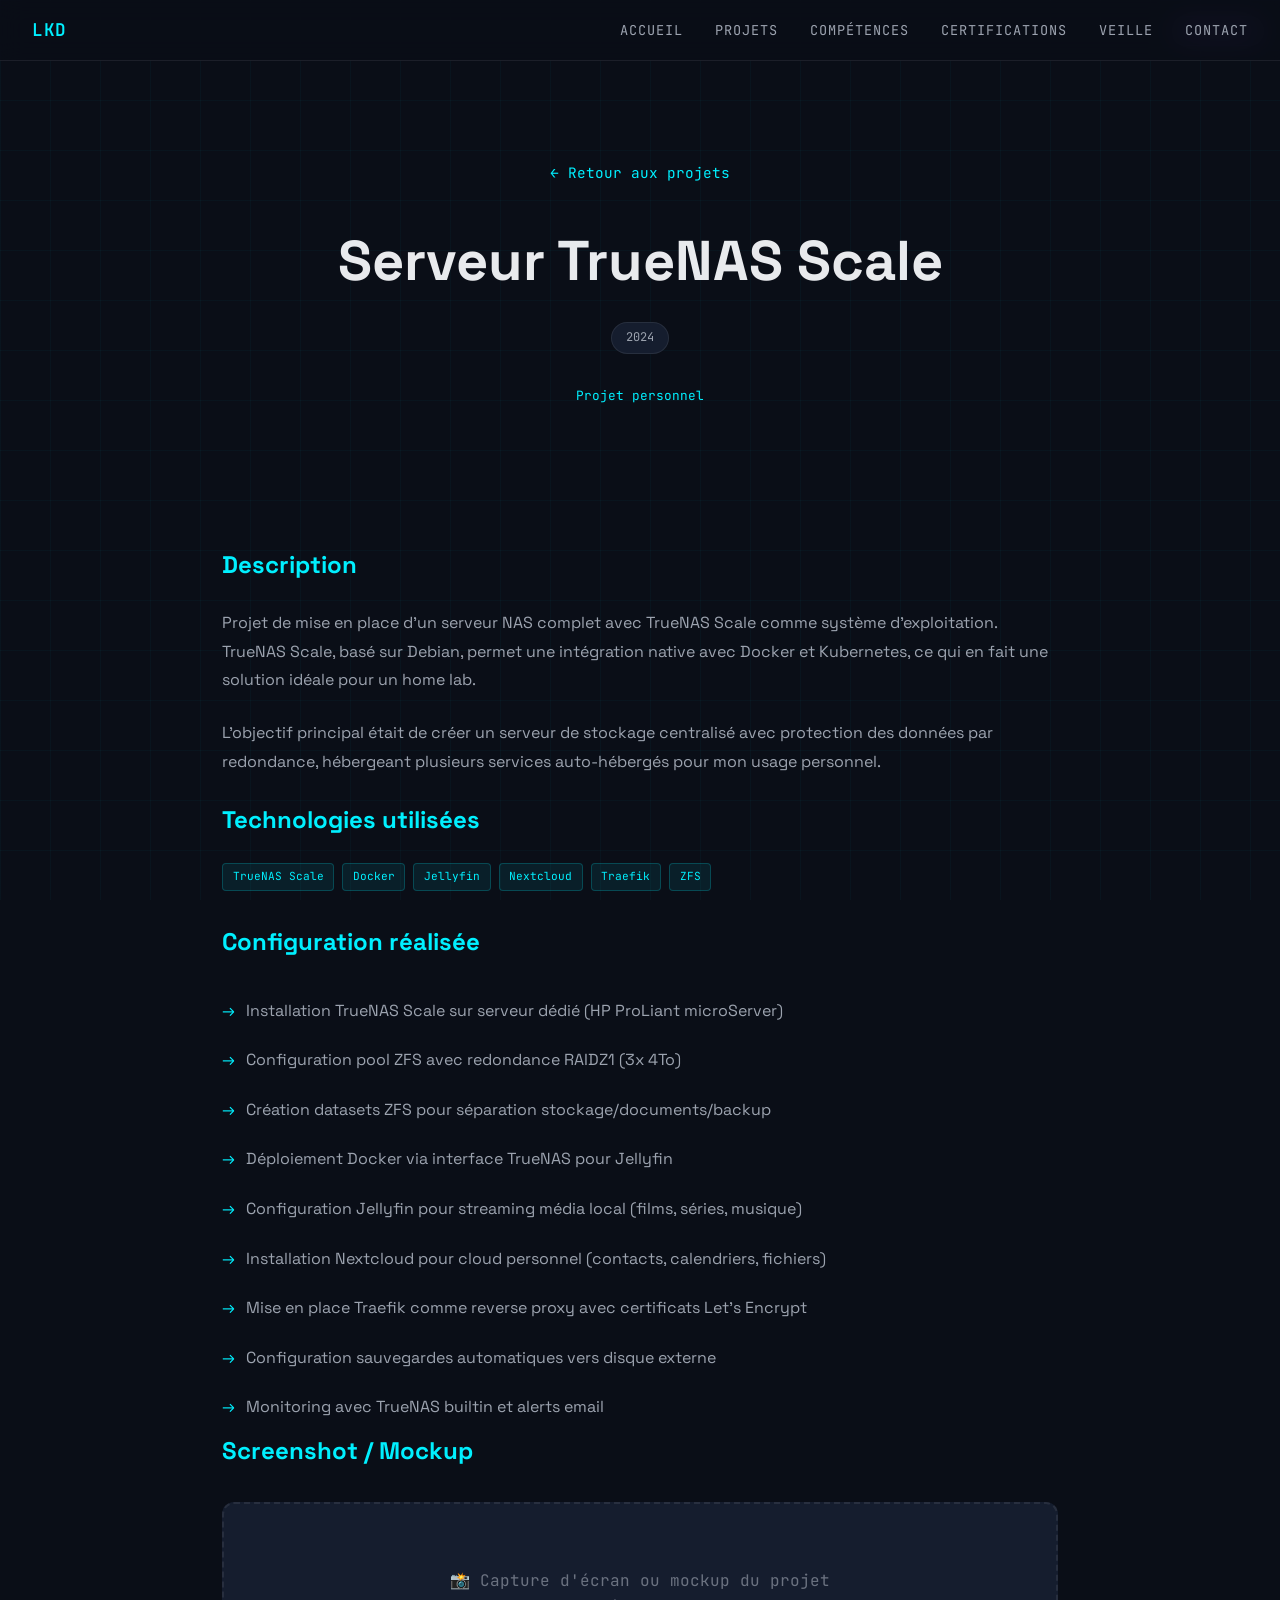
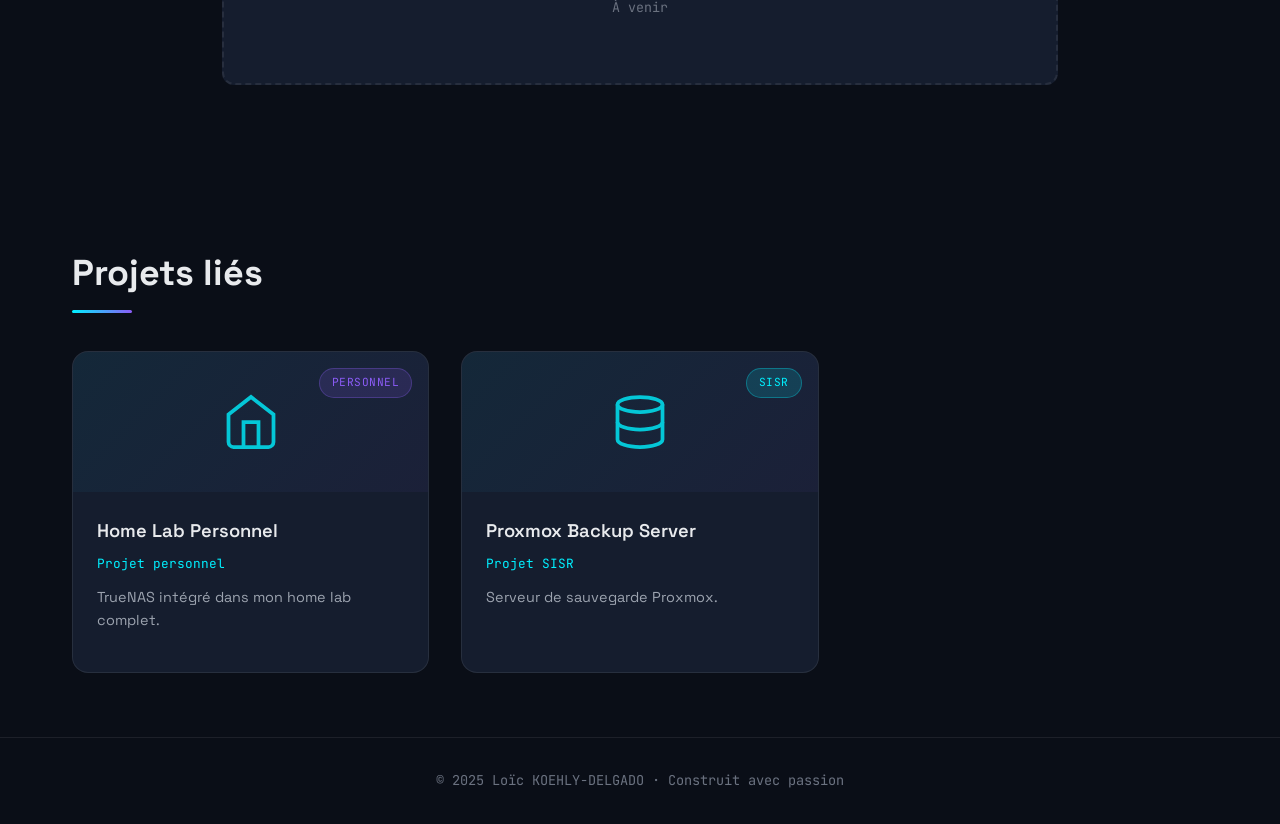
<file: projet-truenas.html>
<!DOCTYPE html>
<html lang="fr">
<head>
  <meta charset="UTF-8">
  <meta name="viewport" content="width=device-width, initial-scale=1.0">
  <meta name="description" content="Serveur TrueNAS Scale - NAS avec Docker, Jellyfin et Nextcloud">
  <title>TrueNAS Scale | Loïc KOEHLY-DELGADO</title>
  <link rel="stylesheet" href="css/style.css">
  <link rel="icon" href="data:image/svg+xml,<svg xmlns='http://www.w3.org/2000/svg' viewBox='0 0 100 100'><text y='.9em' font-size='90'>🖥️</text></svg>">
</head>
<body>
  <div id="scroll-progress"></div>

  <nav class="nav">
    <a href="index.html" class="nav-brand">LKD</a>
    <div class="nav-toggle">
      <span></span>
      <span></span>
      <span></span>
    </div>
    <ul class="nav-links">
      <li><a href="index.html">Accueil</a></li>
      <li><a href="projets.html" class="active">Projets</a></li>
      <li><a href="competences.html">Compétences</a></li>
      <li><a href="certifications.html">Certifications</a></li>
      <li><a href="veille.html">Veille</a></li>
      <li><a href="contact.html">Contact</a></li>
    </ul>
  </nav>

  <section class="project-hero">
    <a href="projets.html" class="back-link">← Retour aux projets</a>
    <h1 class="project-hero-title">Serveur TrueNAS Scale</h1>
    <div class="project-hero-meta">
      <span class="project-status status-personnel">Personnel</span>
      <span class="tag">2024</span>
    </div>
    <p class="project-role">Projet personnel</p>
  </section>

  <section class="project-detail-section">
    <h2>Description</h2>
    <p>
      Projet de mise en place d'un serveur NAS complet avec TrueNAS Scale comme système 
      d'exploitation. TrueNAS Scale, basé sur Debian, permet une intégration native avec 
      Docker et Kubernetes, ce qui en fait une solution idéale pour un home lab.
    </p>
    <p>
      L'objectif principal était de créer un serveur de stockage centralisé avec protection 
      des données par redondance, hébergeant plusieurs services auto-hébergés pour mon 
      usage personnel.
    </p>

    <h2>Technologies utilisées</h2>
    <div class="project-tags" style="margin-bottom: 2rem;">
      <span class="tech-tag">TrueNAS Scale</span>
      <span class="tech-tag">Docker</span>
      <span class="tech-tag">Jellyfin</span>
      <span class="tech-tag">Nextcloud</span>
      <span class="tech-tag">Traefik</span>
      <span class="tech-tag">ZFS</span>
    </div>

    <h2>Configuration réalisée</h2>
    <ul class="features-list">
      <li>Installation TrueNAS Scale sur serveur dédié (HP ProLiant microServer)</li>
      <li>Configuration pool ZFS avec redondance RAIDZ1 (3x 4To)</li>
      <li>Création datasets ZFS pour séparation stockage/documents/backup</li>
      <li>Déploiement Docker via interface TrueNAS pour Jellyfin</li>
      <li>Configuration Jellyfin pour streaming média local (films, séries, musique)</li>
      <li>Installation Nextcloud pour cloud personnel (contacts, calendriers, fichiers)</li>
      <li>Mise en place Traefik comme reverse proxy avec certificats Let's Encrypt</li>
      <li>Configuration sauvegardes automatiques vers disque externe</li>
      <li>Monitoring avec TrueNAS builtin et alerts email</li>
    </ul>

    <h2>Screenshot / Mockup</h2>
    <div class="screenshot-placeholder">
      📸 Capture d'écran ou mockup du projet<br>
      <small>À venir</small>
    </div>
  </section>

  <section class="related-projects">
    <h2 class="section-title">Projets liés</h2>
    <div class="projects-grid">
      <a href="projet-homelab.html" class="project-card">
        <div class="project-visual">
          <svg class="project-icon" viewBox="0 0 24 24" fill="none" stroke="currentColor" stroke-width="1.5">
            <path d="M3 9l9-7 9 7v11a2 2 0 0 1-2 2H5a2 2 0 0 1-2-2z"/>
            <polyline points="9 22 9 12 15 12 15 22"/>
          </svg>
          <span class="project-status status-personnel">Personnel</span>
        </div>
        <div class="project-content">
          <h3 class="project-title">Home Lab Personnel</h3>
          <p class="project-role">Projet personnel</p>
          <p class="project-desc">TrueNAS intégré dans mon home lab complet.</p>
        </div>
      </a>
      <a href="projet-proxmox.html" class="project-card">
        <div class="project-visual">
          <svg class="project-icon" viewBox="0 0 24 24" fill="none" stroke="currentColor" stroke-width="1.5">
            <ellipse cx="12" cy="5" rx="9" ry="3"/>
            <path d="M21 12c0 1.66-4 3-9 3s-9-1.34-9-3"/>
            <path d="M3 5v14c0 1.66 4 3 9 3s9-1.34 9-3V5"/>
          </svg>
          <span class="project-status status-sisr">SISR</span>
        </div>
        <div class="project-content">
          <h3 class="project-title">Proxmox Backup Server</h3>
          <p class="project-role">Projet SISR</p>
          <p class="project-desc">Serveur de sauvegarde Proxmox.</p>
        </div>
      </a>
    </div>
  </section>

  <footer class="footer">
    <p>© 2025 Loïc KOEHLY-DELGADO · Construit avec passion</p>
  </footer>

  <script src="js/main.js"></script>
</body>
</html>
</file>
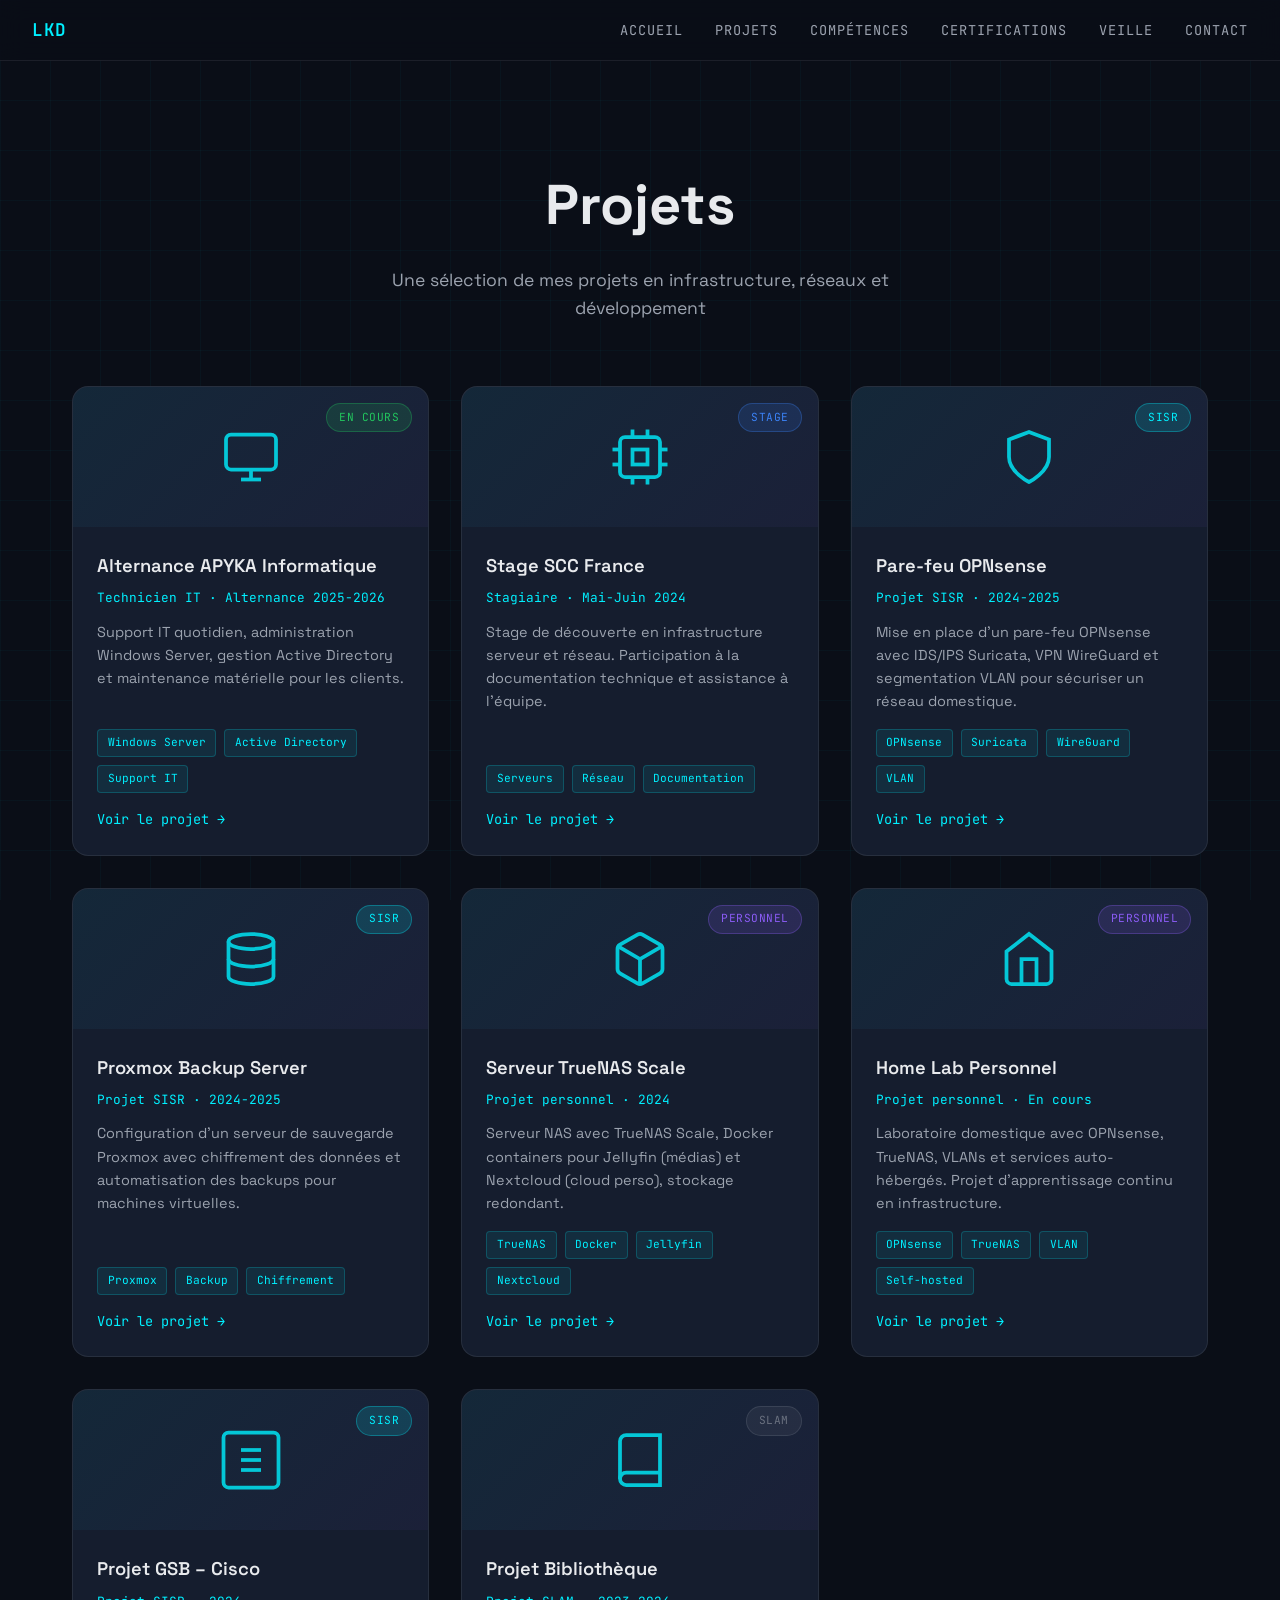
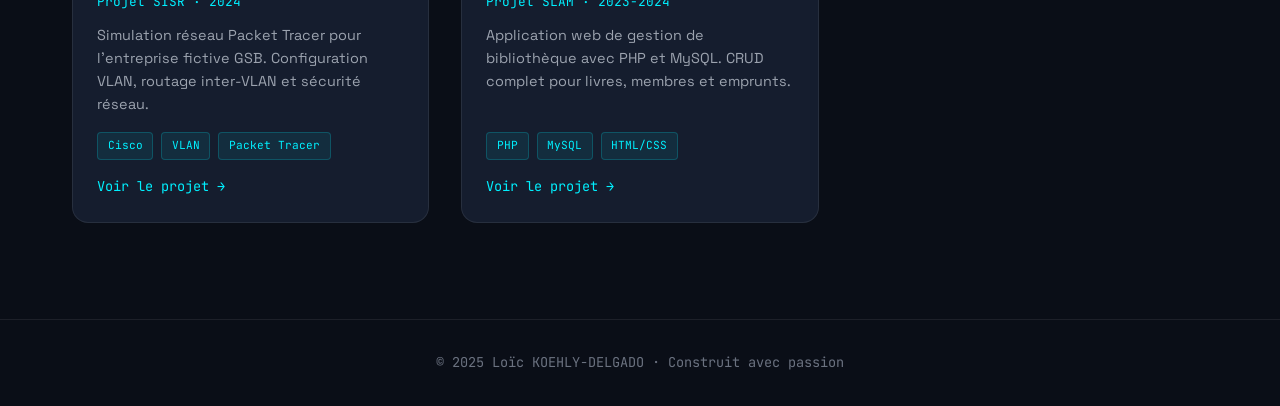
<file: projets.html>
<!DOCTYPE html>
<html lang="fr">
<head>
  <meta charset="UTF-8">
  <meta name="viewport" content="width=device-width, initial-scale=1.0">
  <meta name="description" content="Projets de Loïc KOEHLY-DELGADO - BTS SIO SISR, infrastructure, réseaux, cybersécurité">
  <title>Projets | Loïc KOEHLY-DELGADO</title>
  <link rel="stylesheet" href="css/style.css">
  <link rel="icon" href="data:image/svg+xml,<svg xmlns='http://www.w3.org/2000/svg' viewBox='0 0 100 100'><text y='.9em' font-size='90'>🖥️</text></svg>">
</head>
<body>
  <!-- Scroll Progress -->
  <div id="scroll-progress"></div>

  <!-- Navigation -->
  <nav class="nav">
    <a href="index.html" class="nav-brand">LKD</a>
    <div class="nav-toggle">
      <span></span>
      <span></span>
      <span></span>
    </div>
    <ul class="nav-links">
      <li><a href="index.html">Accueil</a></li>
      <li><a href="projets.html" class="active">Projets</a></li>
      <li><a href="competences.html">Compétences</a></li>
      <li><a href="certifications.html">Certifications</a></li>
      <li><a href="veille.html">Veille</a></li>
      <li><a href="contact.html">Contact</a></li>
    </ul>
  </nav>

  <!-- Page Header -->
  <header class="page-header">
    <h1>Projets</h1>
    <p>Une sélection de mes projets en infrastructure, réseaux et développement</p>
  </header>

  <!-- Projects Grid -->
  <section class="section" style="padding-top: 0;">
    <div class="projects-grid">
      
      <!-- Project 1: Alternance APYKA -->
      <a href="projet-apr.html" class="project-card">
        <div class="project-visual">
          <svg class="project-icon" viewBox="0 0 24 24" fill="none" stroke="currentColor" stroke-width="1.5">
            <rect x="2" y="3" width="20" height="14" rx="2" ry="2"/>
            <line x1="8" y1="21" x2="16" y2="21"/>
            <line x1="12" y1="17" x2="12" y2="21"/>
          </svg>
          <span class="project-status status-ongoing">En cours</span>
        </div>
        <div class="project-content">
          <h3 class="project-title">Alternance APYKA Informatique</h3>
          <p class="project-role">Technicien IT · Alternance 2025-2026</p>
          <p class="project-desc">Support IT quotidien, administration Windows Server, gestion Active Directory et maintenance matérielle pour les clients.</p>
          <div class="project-tags">
            <span class="tech-tag">Windows Server</span>
            <span class="tech-tag">Active Directory</span>
            <span class="tech-tag">Support IT</span>
          </div>
          <span class="project-link">Voir le projet →</span>
        </div>
      </a>

      <!-- Project 2: Stage SCC France -->
      <a href="projet-scc.html" class="project-card">
        <div class="project-visual">
          <svg class="project-icon" viewBox="0 0 24 24" fill="none" stroke="currentColor" stroke-width="1.5">
            <rect x="4" y="4" width="16" height="16" rx="2"/>
            <rect x="9" y="9" width="6" height="6"/>
            <line x1="9" y1="1" x2="9" y2="4"/>
            <line x1="15" y1="1" x2="15" y2="4"/>
            <line x1="9" y1="20" x2="9" y2="23"/>
            <line x1="15" y1="20" x2="15" y2="23"/>
            <line x1="20" y1="9" x2="23" y2="9"/>
            <line x1="20" y1="15" x2="23" y2="15"/>
            <line x1="1" y1="9" x2="4" y2="9"/>
            <line x1="1" y1="15" x2="4" y2="15"/>
          </svg>
          <span class="project-status status-stage">Stage</span>
        </div>
        <div class="project-content">
          <h3 class="project-title">Stage SCC France</h3>
          <p class="project-role">Stagiaire · Mai-Juin 2024</p>
          <p class="project-desc">Stage de découverte en infrastructure serveur et réseau. Participation à la documentation technique et assistance à l'équipe.</p>
          <div class="project-tags">
            <span class="tech-tag">Serveurs</span>
            <span class="tech-tag">Réseau</span>
            <span class="tech-tag">Documentation</span>
          </div>
          <span class="project-link">Voir le projet →</span>
        </div>
      </a>

      <!-- Project 3: OPNsense -->
      <a href="projet-opnsense.html" class="project-card">
        <div class="project-visual">
          <svg class="project-icon" viewBox="0 0 24 24" fill="none" stroke="currentColor" stroke-width="1.5">
            <path d="M12 22s8-4 8-10V5l-8-3-8 3v7c0 6 8 10 8 10z"/>
          </svg>
          <span class="project-status status-sisr">SISR</span>
        </div>
        <div class="project-content">
          <h3 class="project-title">Pare-feu OPNsense</h3>
          <p class="project-role">Projet SISR · 2024-2025</p>
          <p class="project-desc">Mise en place d'un pare-feu OPNsense avec IDS/IPS Suricata, VPN WireGuard et segmentation VLAN pour sécuriser un réseau domestique.</p>
          <div class="project-tags">
            <span class="tech-tag">OPNsense</span>
            <span class="tech-tag">Suricata</span>
            <span class="tech-tag">WireGuard</span>
            <span class="tech-tag">VLAN</span>
          </div>
          <span class="project-link">Voir le projet →</span>
        </div>
      </a>

      <!-- Project 4: Proxmox Backup Server -->
      <a href="projet-proxmox.html" class="project-card">
        <div class="project-visual">
          <svg class="project-icon" viewBox="0 0 24 24" fill="none" stroke="currentColor" stroke-width="1.5">
            <ellipse cx="12" cy="5" rx="9" ry="3"/>
            <path d="M21 12c0 1.66-4 3-9 3s-9-1.34-9-3"/>
            <path d="M3 5v14c0 1.66 4 3 9 3s9-1.34 9-3V5"/>
          </svg>
          <span class="project-status status-sisr">SISR</span>
        </div>
        <div class="project-content">
          <h3 class="project-title">Proxmox Backup Server</h3>
          <p class="project-role">Projet SISR · 2024-2025</p>
          <p class="project-desc">Configuration d'un serveur de sauvegarde Proxmox avec chiffrement des données et automatisation des backups pour machines virtuelles.</p>
          <div class="project-tags">
            <span class="tech-tag">Proxmox</span>
            <span class="tech-tag">Backup</span>
            <span class="tech-tag">Chiffrement</span>
          </div>
          <span class="project-link">Voir le projet →</span>
        </div>
      </a>

      <!-- Project 5: TrueNAS Scale -->
      <a href="projet-truenas.html" class="project-card">
        <div class="project-visual">
          <svg class="project-icon" viewBox="0 0 24 24" fill="none" stroke="currentColor" stroke-width="1.5">
            <path d="M21 16V8a2 2 0 0 0-1-1.73l-7-4a2 2 0 0 0-2 0l-7 4A2 2 0 0 0 3 8v8a2 2 0 0 0 1 1.73l7 4a2 2 0 0 0 2 0l7-4A2 2 0 0 0 21 16z"/>
            <polyline points="3.27 6.96 12 12.01 20.73 6.96"/>
            <line x1="12" y1="22.08" x2="12" y2="12"/>
          </svg>
          <span class="project-status status-personnel">Personnel</span>
        </div>
        <div class="project-content">
          <h3 class="project-title">Serveur TrueNAS Scale</h3>
          <p class="project-role">Projet personnel · 2024</p>
          <p class="project-desc">Serveur NAS avec TrueNAS Scale, Docker containers pour Jellyfin (médias) et Nextcloud (cloud perso), stockage redondant.</p>
          <div class="project-tags">
            <span class="tech-tag">TrueNAS</span>
            <span class="tech-tag">Docker</span>
            <span class="tech-tag">Jellyfin</span>
            <span class="tech-tag">Nextcloud</span>
          </div>
          <span class="project-link">Voir le projet →</span>
        </div>
      </a>

      <!-- Project 6: Home Lab -->
      <a href="projet-homelab.html" class="project-card">
        <div class="project-visual">
          <svg class="project-icon" viewBox="0 0 24 24" fill="none" stroke="currentColor" stroke-width="1.5">
            <path d="M3 9l9-7 9 7v11a2 2 0 0 1-2 2H5a2 2 0 0 1-2-2z"/>
            <polyline points="9 22 9 12 15 12 15 22"/>
          </svg>
          <span class="project-status status-personnel">Personnel</span>
        </div>
        <div class="project-content">
          <h3 class="project-title">Home Lab Personnel</h3>
          <p class="project-role">Projet personnel · En cours</p>
          <p class="project-desc">Laboratoire domestique avec OPNsense, TrueNAS, VLANs et services auto-hébergés. Projet d'apprentissage continu en infrastructure.</p>
          <div class="project-tags">
            <span class="tech-tag">OPNsense</span>
            <span class="tech-tag">TrueNAS</span>
            <span class="tech-tag">VLAN</span>
            <span class="tech-tag">Self-hosted</span>
          </div>
          <span class="project-link">Voir le projet →</span>
        </div>
      </a>

      <!-- Project 7: GSB Cisco -->
      <a href="projet-gsb.html" class="project-card">
        <div class="project-visual">
          <svg class="project-icon" viewBox="0 0 24 24" fill="none" stroke="currentColor" stroke-width="1.5">
            <rect x="1" y="1" width="22" height="22" rx="2"/>
            <path d="M8 8h8"/>
            <path d="M8 12h8"/>
            <path d="M8 16h8"/>
          </svg>
          <span class="project-status status-sisr">SISR</span>
        </div>
        <div class="project-content">
          <h3 class="project-title">Projet GSB – Cisco</h3>
          <p class="project-role">Projet SISR · 2024</p>
          <p class="project-desc">Simulation réseau Packet Tracer pour l'entreprise fictive GSB. Configuration VLAN, routage inter-VLAN et sécurité réseau.</p>
          <div class="project-tags">
            <span class="tech-tag">Cisco</span>
            <span class="tech-tag">VLAN</span>
            <span class="tech-tag">Packet Tracer</span>
          </div>
          <span class="project-link">Voir le projet →</span>
        </div>
      </a>

      <!-- Project 8: Bibliothèque SLAM -->
      <a href="projet-bibliotheque.html" class="project-card">
        <div class="project-visual">
          <svg class="project-icon" viewBox="0 0 24 24" fill="none" stroke="currentColor" stroke-width="1.5">
            <path d="M4 19.5A2.5 2.5 0 0 1 6.5 17H20"/>
            <path d="M6.5 2H20v20H6.5A2.5 2.5 0 0 1 4 19.5v-15A2.5 2.5 0 0 1 6.5 2z"/>
          </svg>
          <span class="project-status status-slam">SLAM</span>
        </div>
        <div class="project-content">
          <h3 class="project-title">Projet Bibliothèque</h3>
          <p class="project-role">Projet SLAM · 2023-2024</p>
          <p class="project-desc">Application web de gestion de bibliothèque avec PHP et MySQL. CRUD complet pour livres, membres et emprunts.</p>
          <div class="project-tags">
            <span class="tech-tag">PHP</span>
            <span class="tech-tag">MySQL</span>
            <span class="tech-tag">HTML/CSS</span>
          </div>
          <span class="project-link">Voir le projet →</span>
        </div>
      </a>

    </div>
  </section>

  <!-- Footer -->
  <footer class="footer">
    <p>© 2025 Loïc KOEHLY-DELGADO · Construit avec passion</p>
  </footer>

  <script src="js/main.js"></script>
</body>
</html>
</file>
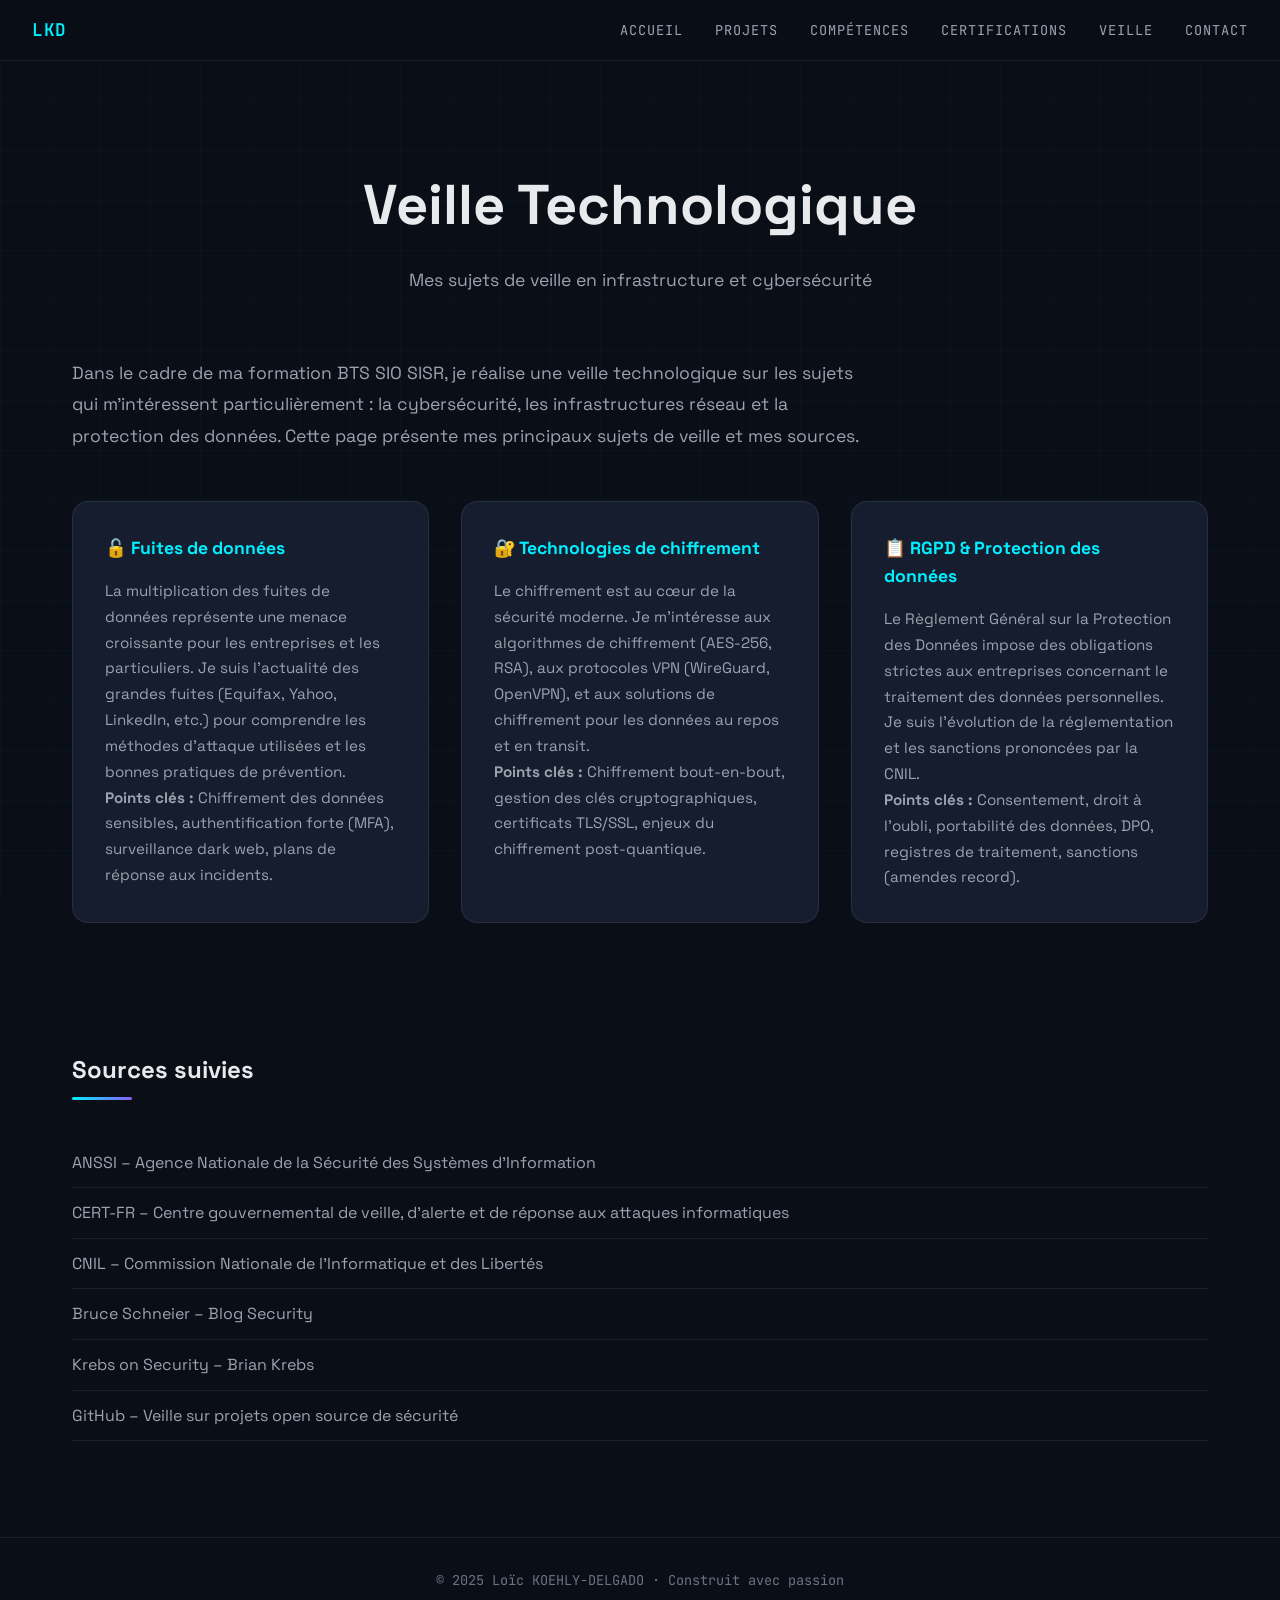
<file: veille.html>
<!DOCTYPE html>
<html lang="fr">
<head>
  <meta charset="UTF-8">
  <meta name="viewport" content="width=device-width, initial-scale=1.0">
  <meta name="description" content="Veille technologique de Loïc KOEHLY-DELGADO">
  <title>Veille | Loïc KOEHLY-DELGADO</title>
  <link rel="stylesheet" href="css/style.css">
  <link rel="icon" href="data:image/svg+xml,<svg xmlns='http://www.w3.org/2000/svg' viewBox='0 0 100 100'><text y='.9em' font-size='90'>🖥️</text></svg>">
</head>
<body>
  <div id="scroll-progress"></div>

  <nav class="nav">
    <a href="index.html" class="nav-brand">LKD</a>
    <div class="nav-toggle">
      <span></span>
      <span></span>
      <span></span>
    </div>
    <ul class="nav-links">
      <li><a href="index.html">Accueil</a></li>
      <li><a href="projets.html">Projets</a></li>
      <li><a href="competences.html">Compétences</a></li>
      <li><a href="certifications.html">Certifications</a></li>
      <li><a href="veille.html" class="active">Veille</a></li>
      <li><a href="contact.html">Contact</a></li>
    </ul>
  </nav>

  <header class="page-header">
    <h1>Veille Technologique</h1>
    <p>Mes sujets de veille en infrastructure et cybersécurité</p>
  </header>

  <section class="section" style="padding-top: 0;">
    <p class="veille-intro">
      Dans le cadre de ma formation BTS SIO SISR, je réalise une veille technologique sur les sujets 
      qui m'intéressent particulièrement : la cybersécurité, les infrastructures réseau et la protection 
      des données. Cette page présente mes principaux sujets de veille et mes sources.
    </p>

    <div class="veille-grid">
      
      <!-- Fuites de données -->
      <div class="veille-card reveal">
        <h3>🔓 Fuites de données</h3>
        <p>
          La multiplication des fuites de données représente une menace croissante pour les entreprises 
          et les particuliers. Je suis l'actualité des grandes fuites (Equifax, Yahoo, LinkedIn, etc.) 
          pour comprendre les méthodes d'attaque utilisées et les bonnes pratiques de prévention.
        </p>
        <p>
          <strong>Points clés :</strong> Chiffrement des données sensibles, authentification forte (MFA), 
          surveillance dark web, plans de réponse aux incidents.
        </p>
      </div>

      <!-- Chiffrement -->
      <div class="veille-card reveal">
        <h3>🔐 Technologies de chiffrement</h3>
        <p>
          Le chiffrement est au cœur de la sécurité moderne. Je m'intéresse aux algorithmes de chiffrement 
          (AES-256, RSA), aux protocoles VPN (WireGuard, OpenVPN), et aux solutions de chiffrement 
          pour les données au repos et en transit.
        </p>
        <p>
          <strong>Points clés :</strong> Chiffrement bout-en-bout, gestion des clés cryptographiques, 
          certificats TLS/SSL, enjeux du chiffrement post-quantique.
        </p>
      </div>

      <!-- RGPD -->
      <div class="veille-card reveal">
        <h3>📋 RGPD & Protection des données</h3>
        <p>
          Le Règlement Général sur la Protection des Données impose des obligations strictes aux 
          entreprises concernant le traitement des données personnelles. Je suis l'évolution de la 
          réglementation et les sanctions prononcées par la CNIL.
        </p>
        <p>
          <strong>Points clés :</strong> Consentement, droit à l'oubli, portabilité des données, 
          DPO, registres de traitement, sanctions (amendes record).
        </p>
      </div>

    </div>

    <h2 class="section-title" style="font-size: 1.5rem; margin-top: 4rem;">Sources suivies</h2>
    <ul class="sources-list">
      <li>
        <a href="https://www.ssi.gouv.fr/" target="_blank" rel="noopener">
          ANSSI – Agence Nationale de la Sécurité des Systèmes d'Information
        </a>
      </li>
      <li>
        <a href="https://www.cert.ssi.gouv.fr/" target="_blank" rel="noopener">
          CERT-FR – Centre gouvernemental de veille, d'alerte et de réponse aux attaques informatiques
        </a>
      </li>
      <li>
        <a href="https://www.cnil.fr/" target="_blank" rel="noopener">
          CNIL – Commission Nationale de l'Informatique et des Libertés
        </a>
      </li>
      <li>
        <a href="https://www.schneier.com/" target="_blank" rel="noopener">
          Bruce Schneier – Blog Security
        </a>
      </li>
      <li>
        <a href="https://krebsonsecurity.com/" target="_blank" rel="noopener">
          Krebs on Security – Brian Krebs
        </a>
      </li>
      <li>
        <a href="https://github.com/" target="_blank" rel="noopener">
          GitHub – Veille sur projets open source de sécurité
        </a>
      </li>
    </ul>
  </section>

  <footer class="footer">
    <p>© 2025 Loïc KOEHLY-DELGADO · Construit avec passion</p>
  </footer>

  <script src="js/main.js"></script>
</body>
</html>
</file>
<file: css/style.css>
/* ================================================
   LOÏC KOEHLY-DELGADO — Portfolio CSS
   Dark Cyber Aesthetic
   ================================================ */

/* Google Fonts */
@import url('https://fonts.googleapis.com/css2?family=JetBrains+Mono:wght@400;500;600;700&family=Space+Grotesk:wght@400;500;600;700&display=swap');

/* CSS Variables */
:root {
  --bg-primary: #0a0e17;
  --bg-card: #151d2e;
  --bg-card-hover: #1a2538;
  --accent: #00f0ff;
  --accent-dim: rgba(0, 240, 255, 0.15);
  --secondary: #8b5cf6;
  --secondary-dim: rgba(139, 92, 246, 0.15);
  --text-primary: #e8eaed;
  --text-secondary: #9ca3af;
  --text-muted: #6b7280;
  --border-default: rgba(255, 255, 255, 0.08);
  --border-accent: rgba(0, 240, 255, 0.4);
  --shadow-card: 0 4px 24px rgba(0, 0, 0, 0.3);
  --shadow-accent: 0 0 30px rgba(0, 240, 255, 0.15);
  --radius-sm: 8px;
  --radius-md: 12px;
  --radius-lg: 16px;
  --font-mono: 'JetBrains Mono', monospace;
  --font-display: 'Space Grotesk', sans-serif;
}

/* Reset & Base */
*, *::before, *::after {
  margin: 0;
  padding: 0;
  box-sizing: border-box;
}

html {
  scroll-behavior: smooth;
}

body {
  font-family: var(--font-display);
  background-color: var(--bg-primary);
  color: var(--text-primary);
  line-height: 1.6;
  min-height: 100vh;
  overflow-x: hidden;
}

/* Grid Background Pattern */
body::before {
  content: '';
  position: fixed;
  top: 0;
  left: 0;
  width: 100%;
  height: 100%;
  background-image: 
    linear-gradient(rgba(0, 240, 255, 0.03) 1px, transparent 1px),
    linear-gradient(90deg, rgba(0, 240, 255, 0.03) 1px, transparent 1px);
  background-size: 50px 50px;
  pointer-events: none;
  z-index: -1;
}

/* Scroll Progress Bar */
#scroll-progress {
  position: fixed;
  top: 0;
  left: 0;
  height: 3px;
  background: linear-gradient(90deg, var(--accent), var(--secondary));
  width: 0%;
  z-index: 1001;
  transition: width 0.1s linear;
}

/* Navigation */
.nav {
  position: fixed;
  top: 0;
  left: 0;
  right: 0;
  padding: 1rem 2rem;
  display: flex;
  justify-content: space-between;
  align-items: center;
  background: rgba(10, 14, 23, 0.85);
  backdrop-filter: blur(12px);
  border-bottom: 1px solid var(--border-default);
  z-index: 1000;
}

.nav-brand {
  font-family: var(--font-mono);
  font-size: 1.1rem;
  font-weight: 600;
  color: var(--accent);
  text-decoration: none;
  letter-spacing: 0.5px;
}

.nav-links {
  display: flex;
  gap: 2rem;
  list-style: none;
}

.nav-links a {
  font-family: var(--font-mono);
  font-size: 0.85rem;
  color: var(--text-secondary);
  text-decoration: none;
  text-transform: uppercase;
  letter-spacing: 1px;
  transition: color 0.3s ease;
  position: relative;
}

.nav-links a::after {
  content: '';
  position: absolute;
  bottom: -4px;
  left: 0;
  width: 0;
  height: 2px;
  background: var(--accent);
  transition: width 0.3s ease;
}

.nav-links a:hover,
.nav-links a.active {
  color: var(--accent);
}

.nav-links a:hover::after,
.nav-links a.active::after {
  width: 100%;
}

/* Mobile Nav Toggle */
.nav-toggle {
  display: none;
  flex-direction: column;
  gap: 5px;
  cursor: pointer;
  padding: 5px;
}

.nav-toggle span {
  width: 25px;
  height: 2px;
  background: var(--accent);
  transition: all 0.3s ease;
}

.nav-toggle.active span:nth-child(1) {
  transform: rotate(45deg) translate(5px, 5px);
}

.nav-toggle.active span:nth-child(2) {
  opacity: 0;
}

.nav-toggle.active span:nth-child(3) {
  transform: rotate(-45deg) translate(5px, -5px);
}

/* Hero Section - ONLY one with min-height: 100vh */
.hero {
  min-height: 100vh;
  display: flex;
  flex-direction: column;
  justify-content: center;
  align-items: center;
  text-align: center;
  padding: 8rem 2rem 4rem;
  position: relative;
}

.hero::before {
  content: '';
  position: absolute;
  top: 50%;
  left: 50%;
  transform: translate(-50%, -50%);
  width: 600px;
  height: 600px;
  background: radial-gradient(circle, rgba(0, 240, 255, 0.08) 0%, transparent 70%);
  pointer-events: none;
}

.hero-name {
  font-family: var(--font-display);
  font-size: clamp(2.5rem, 8vw, 5rem);
  font-weight: 700;
  letter-spacing: 2px;
  margin-bottom: 1.5rem;
  background: linear-gradient(135deg, var(--text-primary) 0%, var(--accent) 100%);
  -webkit-background-clip: text;
  -webkit-text-fill-color: transparent;
  background-clip: text;
}

.hero-badge {
  display: inline-flex;
  align-items: center;
  gap: 0.5rem;
  padding: 0.5rem 1.25rem;
  background: rgba(0, 240, 255, 0.1);
  border: 1px solid rgba(0, 240, 255, 0.3);
  border-radius: 50px;
  font-family: var(--font-mono);
  font-size: 0.85rem;
  color: var(--accent);
  margin-bottom: 2rem;
}

.pulse-dot {
  width: 10px;
  height: 10px;
  background: #22c55e;
  border-radius: 50%;
  animation: pulse 2s infinite;
}

@keyframes pulse {
  0%, 100% { opacity: 1; transform: scale(1); }
  50% { opacity: 0.5; transform: scale(1.3); }
}

.hero-subtitle {
  font-family: var(--font-mono);
  font-size: 1.25rem;
  color: var(--text-secondary);
  margin-bottom: 1.5rem;
}

.typing-text {
  border-right: 2px solid var(--accent);
  animation: blink 1s infinite;
}

@keyframes blink {
  0%, 100% { border-color: var(--accent); }
  50% { border-color: transparent; }
}

.hero-tags {
  display: flex;
  flex-wrap: wrap;
  justify-content: center;
  gap: 0.75rem;
  margin-bottom: 2.5rem;
}

.tag {
  padding: 0.35rem 0.85rem;
  background: var(--bg-card);
  border: 1px solid var(--border-default);
  border-radius: 50px;
  font-family: var(--font-mono);
  font-size: 0.75rem;
  color: var(--text-secondary);
}

.hero-buttons {
  display: flex;
  gap: 1rem;
  flex-wrap: wrap;
  justify-content: center;
  margin-bottom: 2.5rem;
}

.btn {
  padding: 0.85rem 2rem;
  border-radius: var(--radius-md);
  font-family: var(--font-mono);
  font-size: 0.9rem;
  font-weight: 500;
  text-decoration: none;
  cursor: pointer;
  transition: all 0.3s ease;
  border: none;
}

.btn-primary {
  background: var(--accent);
  color: var(--bg-primary);
}

.btn-primary:hover {
  background: #00d4e0;
  box-shadow: var(--shadow-accent);
  transform: translateY(-2px);
}

.btn-secondary {
  background: transparent;
  color: var(--accent);
  border: 1px solid var(--accent);
}

.btn-secondary:hover {
  background: var(--accent-dim);
  transform: translateY(-2px);
}

.hero-social {
  display: flex;
  gap: 1.5rem;
}

.hero-social a {
  display: flex;
  align-items: center;
  justify-content: center;
  width: 45px;
  height: 45px;
  border-radius: 50%;
  background: var(--bg-card);
  border: 1px solid var(--border-default);
  color: var(--text-secondary);
  transition: all 0.3s ease;
}

.hero-social a:hover {
  border-color: var(--accent);
  color: var(--accent);
  transform: translateY(-3px);
}

/* Sections - NO min-height: 100vh */
.section {
  padding: 6rem 2rem;
  max-width: 1200px;
  margin: 0 auto;
}

.section-title {
  font-family: var(--font-display);
  font-size: 2.25rem;
  font-weight: 700;
  margin-bottom: 3rem;
  position: relative;
  display: inline-block;
}

.section-title::after {
  content: '';
  position: absolute;
  bottom: -10px;
  left: 0;
  width: 60px;
  height: 3px;
  background: linear-gradient(90deg, var(--accent), var(--secondary));
  border-radius: 2px;
}

/* About Section */
.about-lead {
  font-size: 1.15rem;
  color: var(--text-secondary);
  max-width: 800px;
  margin-bottom: 3rem;
  line-height: 1.8;
}

.stats-grid {
  display: grid;
  grid-template-columns: repeat(auto-fit, minmax(200px, 1fr));
  gap: 1.5rem;
  margin-bottom: 3rem;
}

.stat-card {
  background: var(--bg-card);
  border: 1px solid var(--border-default);
  border-radius: var(--radius-md);
  padding: 2rem;
  text-align: center;
  transition: all 0.3s ease;
}

.stat-card:hover {
  border-color: var(--border-accent);
  transform: translateY(-4px);
  box-shadow: var(--shadow-card);
}

.stat-number {
  font-family: var(--font-mono);
  font-size: 3rem;
  font-weight: 700;
  color: var(--accent);
  margin-bottom: 0.5rem;
}

.stat-label {
  font-size: 0.95rem;
  color: var(--text-secondary);
}

/* Timeline */
.timeline {
  position: relative;
  padding-left: 2rem;
}

.timeline::before {
  content: '';
  position: absolute;
  left: 0;
  top: 0;
  bottom: 0;
  width: 2px;
  background: linear-gradient(180deg, var(--accent), var(--secondary));
}

.timeline-item {
  position: relative;
  padding-bottom: 2.5rem;
  padding-left: 2rem;
}

.timeline-item::before {
  content: '';
  position: absolute;
  left: -2.5rem;
  top: 0;
  width: 12px;
  height: 12px;
  background: var(--accent);
  border-radius: 50%;
  transform: translateX(-5px);
}

.timeline-date {
  font-family: var(--font-mono);
  font-size: 0.8rem;
  color: var(--accent);
  margin-bottom: 0.5rem;
}

.timeline-title {
  font-size: 1.25rem;
  font-weight: 600;
  margin-bottom: 0.5rem;
}

.timeline-desc {
  color: var(--text-secondary);
  font-size: 0.95rem;
}

/* Reveal Animation for Timeline/Cert/Veille */
.reveal {
  opacity: 0;
  transform: translateY(30px);
  transition: all 0.6s ease;
}

.reveal.visible {
  opacity: 1;
  transform: translateY(0);
}

/* Project Cards Grid */
.projects-grid {
  display: grid;
  grid-template-columns: repeat(auto-fill, minmax(320px, 1fr));
  gap: 2rem;
}

.project-card {
  background: var(--bg-card);
  border: 1px solid var(--border-default);
  border-radius: var(--radius-lg);
  overflow: hidden;
  transition: all 0.3s ease;
  text-decoration: none;
  color: inherit;
  display: flex;
  flex-direction: column;
}

.project-card:hover {
  border-color: var(--border-accent);
  transform: translateY(-6px);
  box-shadow: var(--shadow-card), var(--shadow-accent);
}

.project-visual {
  height: 140px;
  display: flex;
  align-items: center;
  justify-content: center;
  position: relative;
  background: linear-gradient(135deg, rgba(0, 240, 255, 0.05), rgba(139, 92, 246, 0.05));
}

.project-icon {
  width: 60px;
  height: 60px;
  color: var(--accent);
  opacity: 0.8;
}

.project-status {
  position: absolute;
  top: 1rem;
  right: 1rem;
  padding: 0.3rem 0.75rem;
  border-radius: 50px;
  font-family: var(--font-mono);
  font-size: 0.7rem;
  text-transform: uppercase;
  letter-spacing: 0.5px;
}

.status-ongoing {
  background: rgba(34, 197, 94, 0.15);
  color: #22c55e;
  border: 1px solid rgba(34, 197, 94, 0.3);
}

.status-stage {
  background: rgba(59, 130, 246, 0.15);
  color: #3b82f6;
  border: 1px solid rgba(59, 130, 246, 0.3);
}

.status-sisr {
  background: rgba(0, 240, 255, 0.15);
  color: var(--accent);
  border: 1px solid rgba(0, 240, 255, 0.3);
}

.status-personnel {
  background: rgba(139, 92, 246, 0.15);
  color: var(--secondary);
  border: 1px solid rgba(139, 92, 246, 0.3);
}

.status-slam {
  background: rgba(107, 114, 128, 0.15);
  color: var(--text-muted);
  border: 1px solid rgba(107, 114, 128, 0.3);
}

.project-content {
  padding: 1.5rem;
  flex: 1;
  display: flex;
  flex-direction: column;
}

.project-title {
  font-size: 1.15rem;
  font-weight: 600;
  margin-bottom: 0.5rem;
}

.project-role {
  font-family: var(--font-mono);
  font-size: 0.8rem;
  color: var(--accent);
  margin-bottom: 0.75rem;
}

.project-desc {
  font-size: 0.9rem;
  color: var(--text-secondary);
  margin-bottom: 1rem;
  flex: 1;
}

.project-tags {
  display: flex;
  flex-wrap: wrap;
  gap: 0.5rem;
  margin-bottom: 1rem;
}

.tech-tag {
  padding: 0.25rem 0.6rem;
  background: rgba(0, 240, 255, 0.08);
  border: 1px solid rgba(0, 240, 255, 0.2);
  border-radius: 4px;
  font-family: var(--font-mono);
  font-size: 0.7rem;
  color: var(--accent);
}

.project-link {
  display: inline-flex;
  align-items: center;
  gap: 0.5rem;
  font-family: var(--font-mono);
  font-size: 0.85rem;
  color: var(--accent);
  text-decoration: none;
  transition: gap 0.3s ease;
}

.project-link:hover {
  gap: 0.75rem;
}

/* Individual Project Page */
.project-hero {
  padding: 10rem 2rem 4rem;
  text-align: center;
  position: relative;
}

.project-hero-title {
  font-size: clamp(2rem, 6vw, 3.5rem);
  font-weight: 700;
  margin-bottom: 1rem;
}

.project-hero-meta {
  display: flex;
  gap: 1rem;
  justify-content: center;
  flex-wrap: wrap;
  margin-bottom: 2rem;
}

.project-detail-section {
  padding: 4rem 2rem;
  max-width: 900px;
  margin: 0 auto;
}

.project-detail-section h2 {
  font-size: 1.5rem;
  margin-bottom: 1.5rem;
  color: var(--accent);
}

.project-detail-section p {
  color: var(--text-secondary);
  margin-bottom: 1.5rem;
  line-height: 1.8;
}

.screenshot-placeholder {
  background: var(--bg-card);
  border: 2px dashed var(--border-default);
  border-radius: var(--radius-md);
  padding: 4rem 2rem;
  text-align: center;
  color: var(--text-muted);
  font-family: var(--font-mono);
  margin: 2rem 0;
}

.related-projects {
  padding: 4rem 2rem;
  max-width: 1200px;
  margin: 0 auto;
}

/* Skills Page */
.skills-grid {
  display: grid;
  grid-template-columns: repeat(auto-fit, minmax(350px, 1fr));
  gap: 2rem;
}

.skill-category {
  background: var(--bg-card);
  border: 1px solid var(--border-default);
  border-radius: var(--radius-lg);
  padding: 2rem;
  transition: all 0.3s ease;
}

.skill-category:hover {
  border-color: var(--border-accent);
}

.skill-category h3 {
  font-size: 1.1rem;
  margin-bottom: 1.5rem;
  color: var(--accent);
}

.skill-item {
  margin-bottom: 1.25rem;
}

.skill-item:last-child {
  margin-bottom: 0;
}

.skill-header {
  display: flex;
  justify-content: space-between;
  margin-bottom: 0.5rem;
}

.skill-name {
  font-size: 0.9rem;
  color: var(--text-primary);
}

.skill-percent {
  font-family: var(--font-mono);
  font-size: 0.85rem;
  color: var(--accent);
}

.skill-bar {
  height: 6px;
  background: rgba(255, 255, 255, 0.08);
  border-radius: 3px;
  overflow: hidden;
}

.skill-progress {
  height: 100%;
  background: linear-gradient(90deg, var(--accent), var(--secondary));
  border-radius: 3px;
  width: 0;
  transition: width 1s ease;
}

/* Certifications Page */
.certs-grid {
  display: grid;
  grid-template-columns: repeat(auto-fit, minmax(350px, 1fr));
  gap: 2rem;
}

.cert-card {
  background: var(--bg-card);
  border: 1px solid var(--border-default);
  border-radius: var(--radius-lg);
  padding: 2rem;
  position: relative;
  overflow-hidden;
  transition: all 0.3s ease;
}

.cert-card::before {
  content: '';
  position: absolute;
  left: 0;
  top: 0;
  bottom: 0;
  width: 4px;
}

.cert-card.green::before {
  background: #22c55e;
}

.cert-card.yellow::before {
  background: #eab308;
}

.cert-card:hover {
  transform: translateY(-4px);
  box-shadow: var(--shadow-card);
}

.cert-title {
  font-size: 1.2rem;
  font-weight: 600;
  margin-bottom: 0.5rem;
}

.cert-issuer {
  font-family: var(--font-mono);
  font-size: 0.85rem;
  color: var(--accent);
  margin-bottom: 1rem;
}

.cert-date {
  font-size: 0.85rem;
  color: var(--text-muted);
}

.cert-status {
  position: absolute;
  top: 1rem;
  right: 1rem;
  padding: 0.3rem 0.75rem;
  border-radius: 50px;
  font-family: var(--font-mono);
  font-size: 0.7rem;
}

.cert-status.obtained {
  background: rgba(34, 197, 94, 0.15);
  color: #22c55e;
}

.cert-status.in-progress {
  background: rgba(234, 179, 8, 0.15);
  color: #eab308;
}

/* Veille Page */
.veille-intro {
  font-size: 1.1rem;
  color: var(--text-secondary);
  max-width: 800px;
  margin-bottom: 3rem;
  line-height: 1.8;
}

.veille-grid {
  display: grid;
  grid-template-columns: repeat(auto-fit, minmax(300px, 1fr));
  gap: 2rem;
  margin-bottom: 4rem;
}

.veille-card {
  background: var(--bg-card);
  border: 1px solid var(--border-default);
  border-radius: var(--radius-lg);
  padding: 2rem;
  transition: all 0.3s ease;
}

.veille-card:hover {
  border-color: var(--border-accent);
  transform: translateY(-4px);
}

.veille-card h3 {
  font-size: 1.1rem;
  margin-bottom: 1rem;
  color: var(--accent);
}

.veille-card p {
  color: var(--text-secondary);
  font-size: 0.95rem;
  line-height: 1.7;
}

.sources-list {
  list-style: none;
}

.sources-list li {
  padding: 0.75rem 0;
  border-bottom: 1px solid var(--border-default);
}

.sources-list a {
  color: var(--text-secondary);
  text-decoration: none;
  transition: color 0.3s ease;
}

.sources-list a:hover {
  color: var(--accent);
}

/* Contact Page */
.contact-grid {
  display: grid;
  grid-template-columns: 1fr 1fr;
  gap: 3rem;
}

.contact-info {
  background: var(--bg-card);
  border: 1px solid var(--border-default);
  border-radius: var(--radius-lg);
  padding: 2rem;
}

.contact-info h3 {
  font-size: 1.25rem;
  margin-bottom: 1.5rem;
  color: var(--accent);
}

.contact-item {
  display: flex;
  align-items: center;
  gap: 1rem;
  margin-bottom: 1.5rem;
}

.contact-item:last-child {
  margin-bottom: 0;
}

.contact-icon {
  width: 40px;
  height: 40px;
  display: flex;
  align-items: center;
  justify-content: center;
  background: var(--accent-dim);
  border-radius: 50%;
  color: var(--accent);
}

.contact-text {
  flex: 1;
}

.contact-label {
  font-size: 0.8rem;
  color: var(--text-muted);
  margin-bottom: 0.25rem;
}

.contact-value {
  font-size: 0.95rem;
  color: var(--text-primary);
}

.contact-value a {
  color: var(--text-primary);
  text-decoration: none;
  transition: color 0.3s ease;
}

.contact-value a:hover {
  color: var(--accent);
}

.contact-form {
  background: var(--bg-card);
  border: 1px solid var(--border-default);
  border-radius: var(--radius-lg);
  padding: 2rem;
}

.contact-form h3 {
  font-size: 1.25rem;
  margin-bottom: 1.5rem;
  color: var(--accent);
}

.form-group {
  margin-bottom: 1.5rem;
}

.form-group label {
  display: block;
  font-size: 0.85rem;
  color: var(--text-secondary);
  margin-bottom: 0.5rem;
}

.form-group input,
.form-group textarea {
  width: 100%;
  padding: 0.85rem 1rem;
  background: var(--bg-primary);
  border: 1px solid var(--border-default);
  border-radius: var(--radius-sm);
  color: var(--text-primary);
  font-family: var(--font-display);
  font-size: 0.95rem;
  transition: border-color 0.3s ease;
}

.form-group input:focus,
.form-group textarea:focus {
  outline: none;
  border-color: var(--accent);
}

.form-group textarea {
  min-height: 150px;
  resize: vertical;
}

.form-submit {
  width: 100%;
  padding: 1rem;
  background: var(--accent);
  color: var(--bg-primary);
  border: none;
  border-radius: var(--radius-md);
  font-family: var(--font-mono);
  font-size: 0.95rem;
  font-weight: 600;
  cursor: pointer;
  transition: all 0.3s ease;
}

.form-submit:hover {
  background: #00d4e0;
  box-shadow: var(--shadow-accent);
}

.contact-direct {
  margin-top: 3rem;
  text-align: center;
}

.contact-direct p {
  color: var(--text-muted);
  margin-bottom: 1.5rem;
}

.direct-links {
  display: flex;
  gap: 1.5rem;
  justify-content: center;
}

.direct-links a {
  display: flex;
  align-items: center;
  gap: 0.5rem;
  padding: 0.75rem 1.5rem;
  background: var(--bg-card);
  border: 1px solid var(--border-default);
  border-radius: var(--radius-md);
  color: var(--text-secondary);
  text-decoration: none;
  transition: all 0.3s ease;
}

.direct-links a:hover {
  border-color: var(--accent);
  color: var(--accent);
}

/* Footer */
.footer {
  padding: 2rem;
  text-align: center;
  border-top: 1px solid var(--border-default);
}

.footer p {
  font-family: var(--font-mono);
  font-size: 0.85rem;
  color: var(--text-muted);
}

/* Page Header */
.page-header {
  padding: 10rem 2rem 4rem;
  text-align: center;
}

.page-header h1 {
  font-size: clamp(2rem, 6vw, 3.5rem);
  font-weight: 700;
  margin-bottom: 1rem;
}

.page-header p {
  color: var(--text-secondary);
  font-size: 1.1rem;
  max-width: 600px;
  margin: 0 auto;
}

/* Back Link */
.back-link {
  display: inline-flex;
  align-items: center;
  gap: 0.5rem;
  color: var(--accent);
  text-decoration: none;
  font-family: var(--font-mono);
  font-size: 0.9rem;
  margin-bottom: 2rem;
  transition: gap 0.3s ease;
}

.back-link:hover {
  gap: 0.75rem;
}

/* Features List */
.features-list {
  list-style: none;
}

.features-list li {
  padding: 0.75rem 0;
  padding-left: 1.5rem;
  position: relative;
  color: var(--text-secondary);
}

.features-list li::before {
  content: '→';
  position: absolute;
  left: 0;
  color: var(--accent);
}

/* Responsive */
@media (max-width: 768px) {
  .nav-toggle {
    display: flex;
  }

  .nav-links {
    position: fixed;
    top: 60px;
    left: 0;
    right: 0;
    background: rgba(10, 14, 23, 0.98);
    flex-direction: column;
    padding: 2rem;
    gap: 1.5rem;
    transform: translateY(-100%);
    opacity: 0;
    transition: all 0.3s ease;
    pointer-events: none;
  }

  .nav-links.active {
    transform: translateY(0);
    opacity: 1;
    pointer-events: all;
  }

  .nav-links a {
    font-size: 1rem;
  }

  .section {
    padding: 4rem 1.5rem;
  }

  .hero {
    padding: 7rem 1.5rem 3rem;
  }

  .hero-name {
    font-size: 2.5rem;
  }

  .contact-grid {
    grid-template-columns: 1fr;
  }

  .skills-grid {
    grid-template-columns: 1fr;
  }

  .projects-grid {
    grid-template-columns: 1fr;
  }
}

@media (max-width: 480px) {
  .hero-buttons {
    flex-direction: column;
    width: 100%;
  }

  .btn {
    width: 100%;
    text-align: center;
  }

  .stats-grid {
    grid-template-columns: 1fr;
  }
}
</file>
